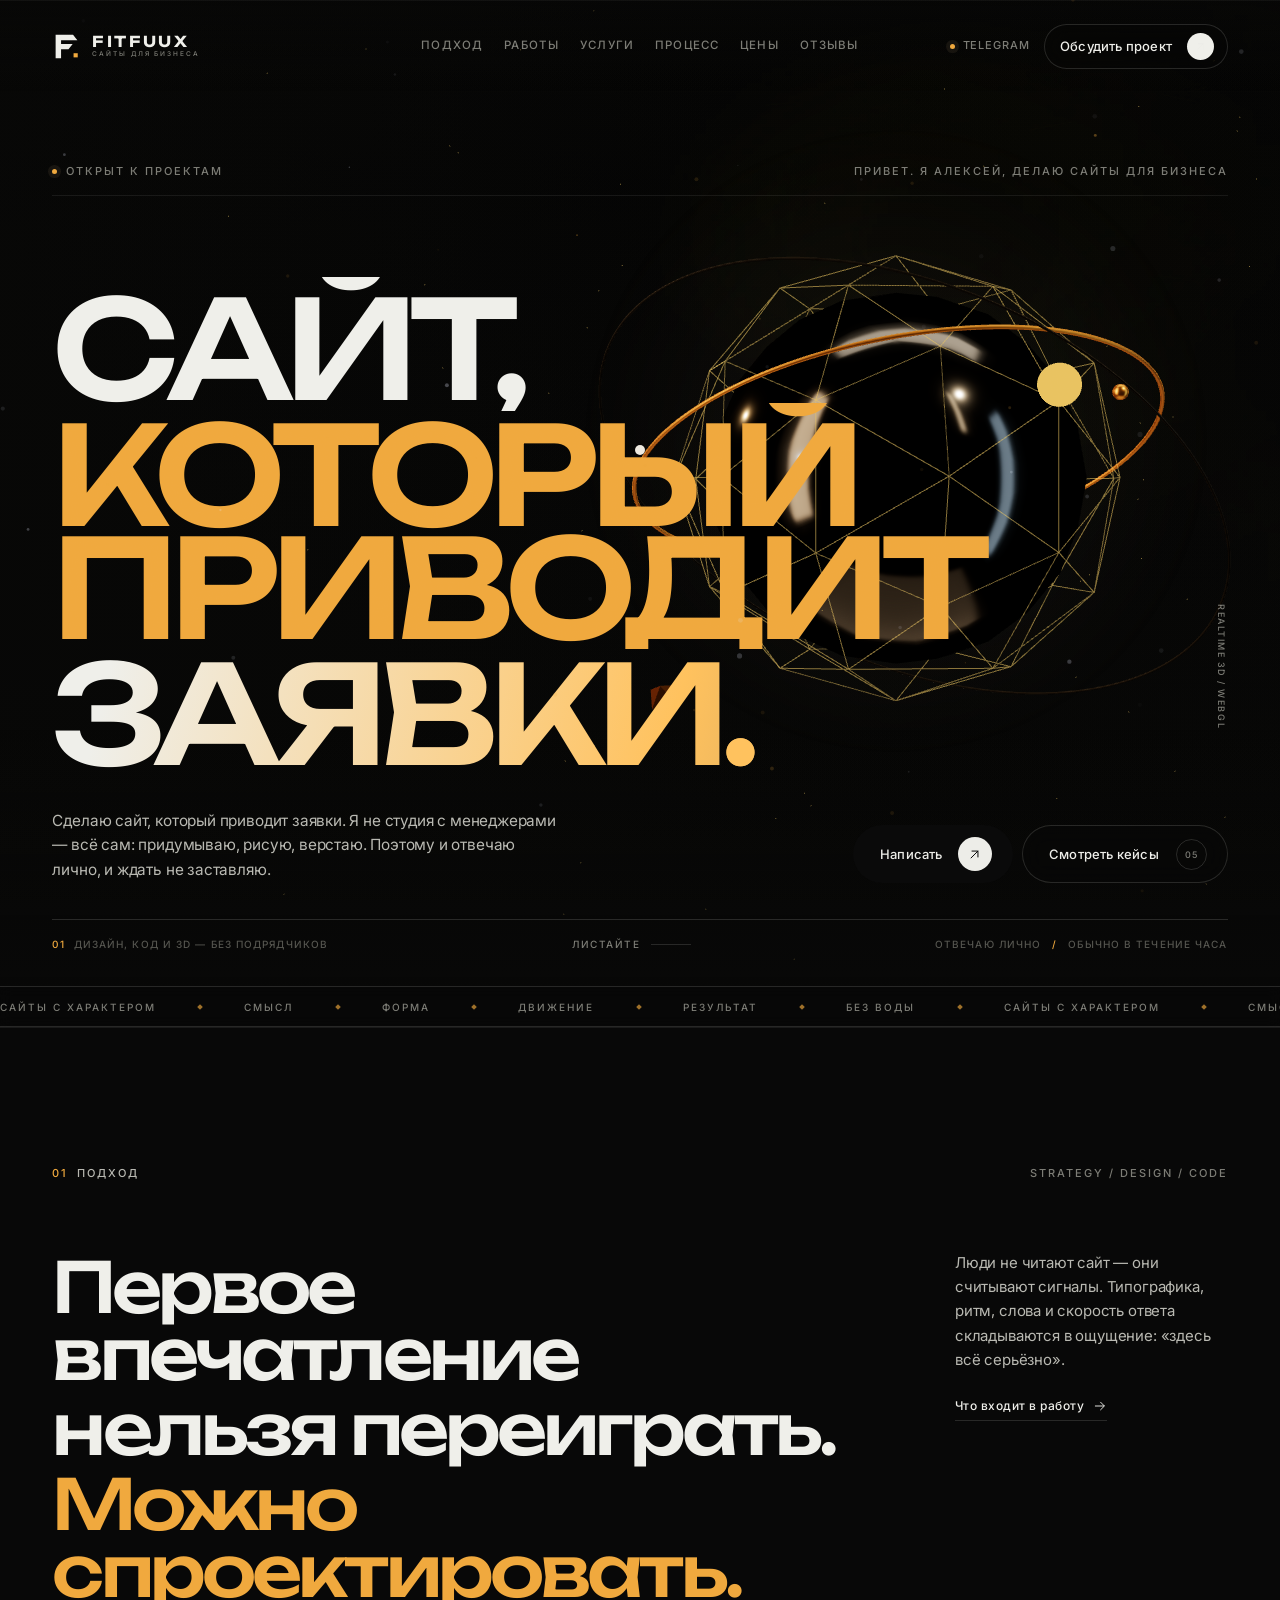
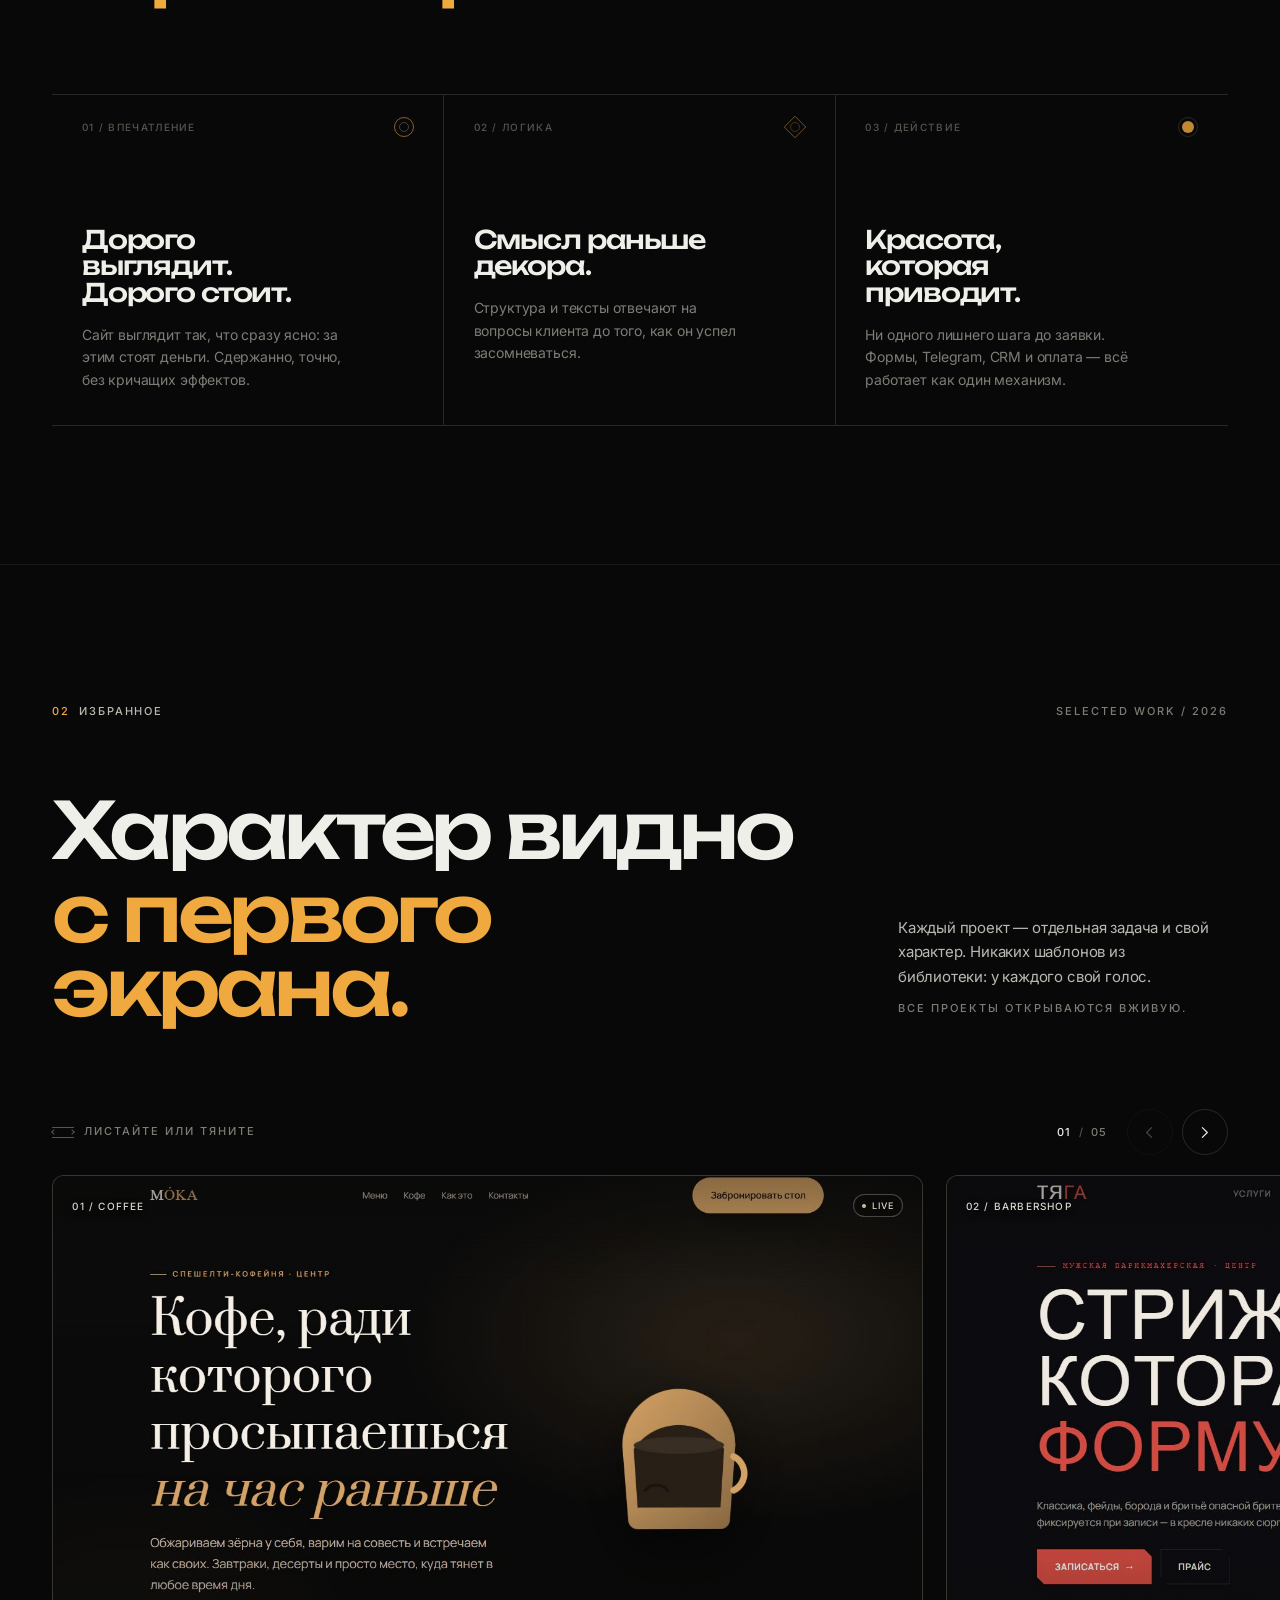
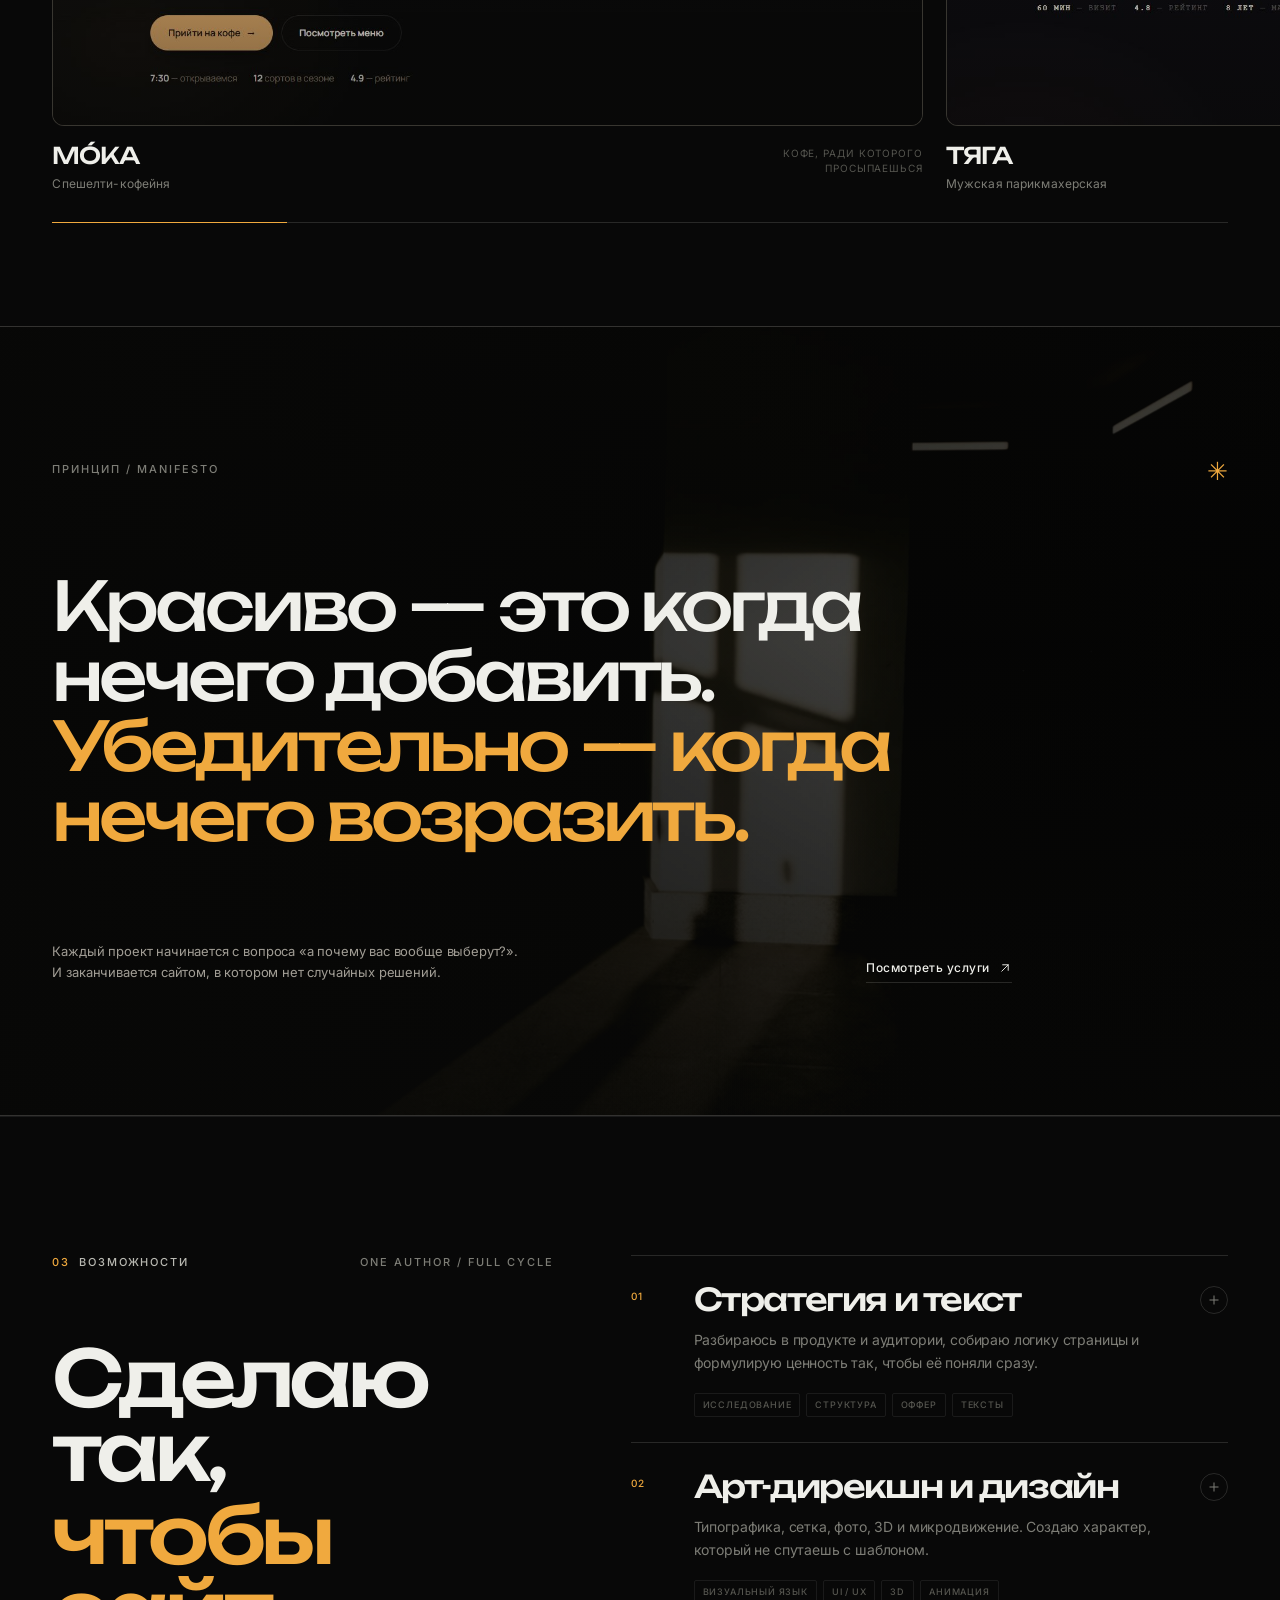
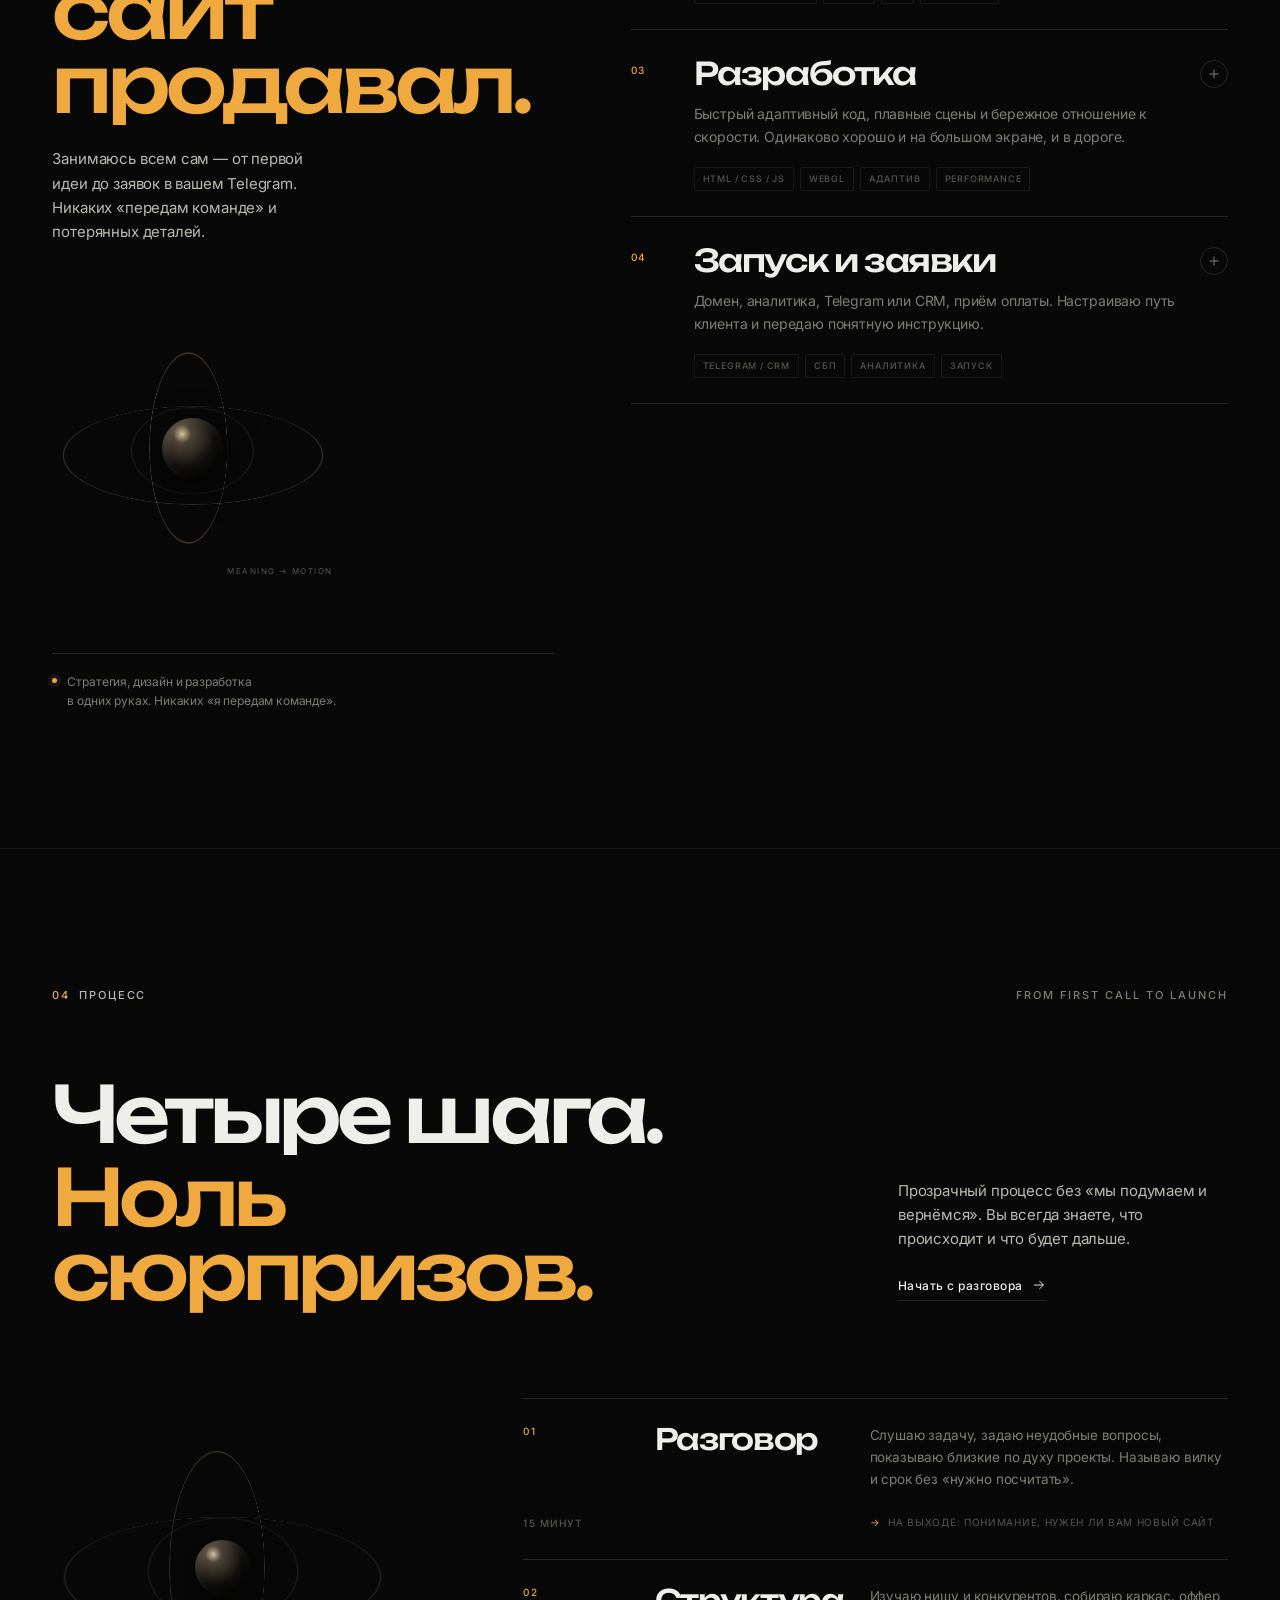
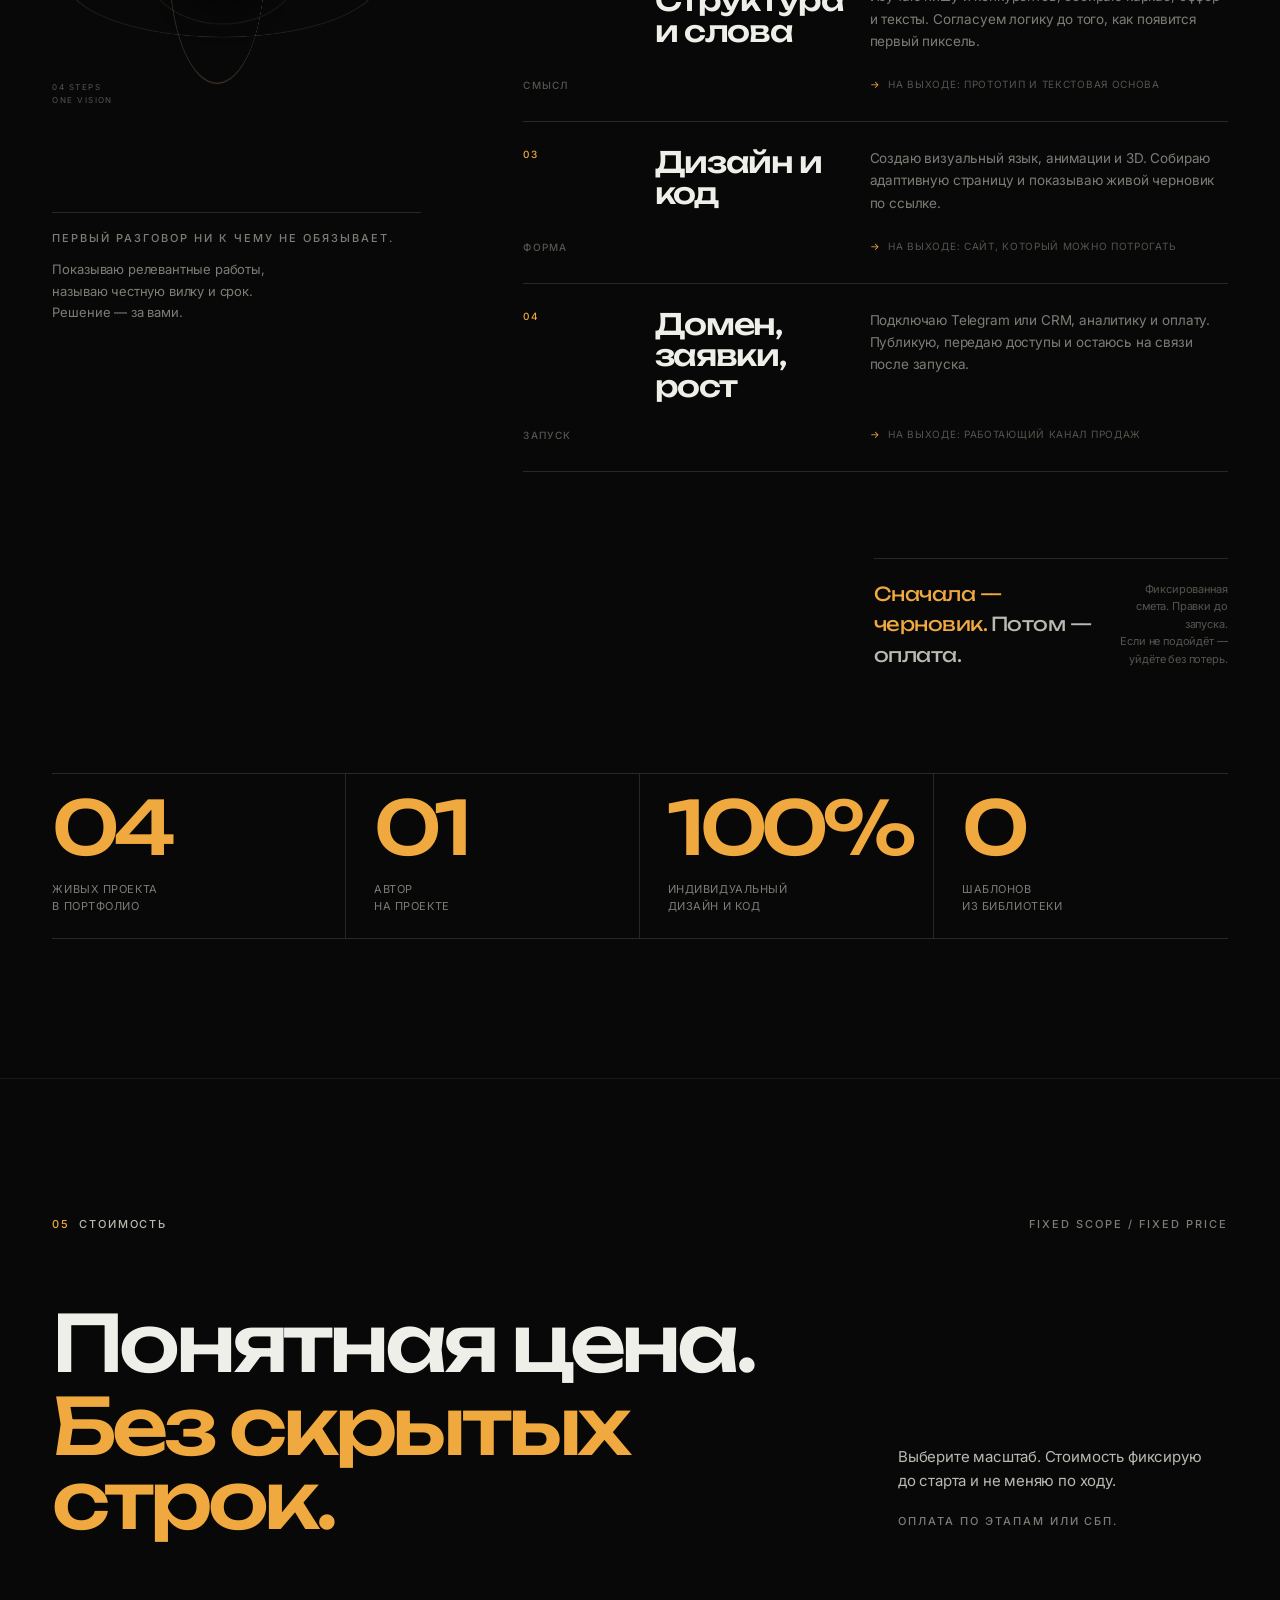
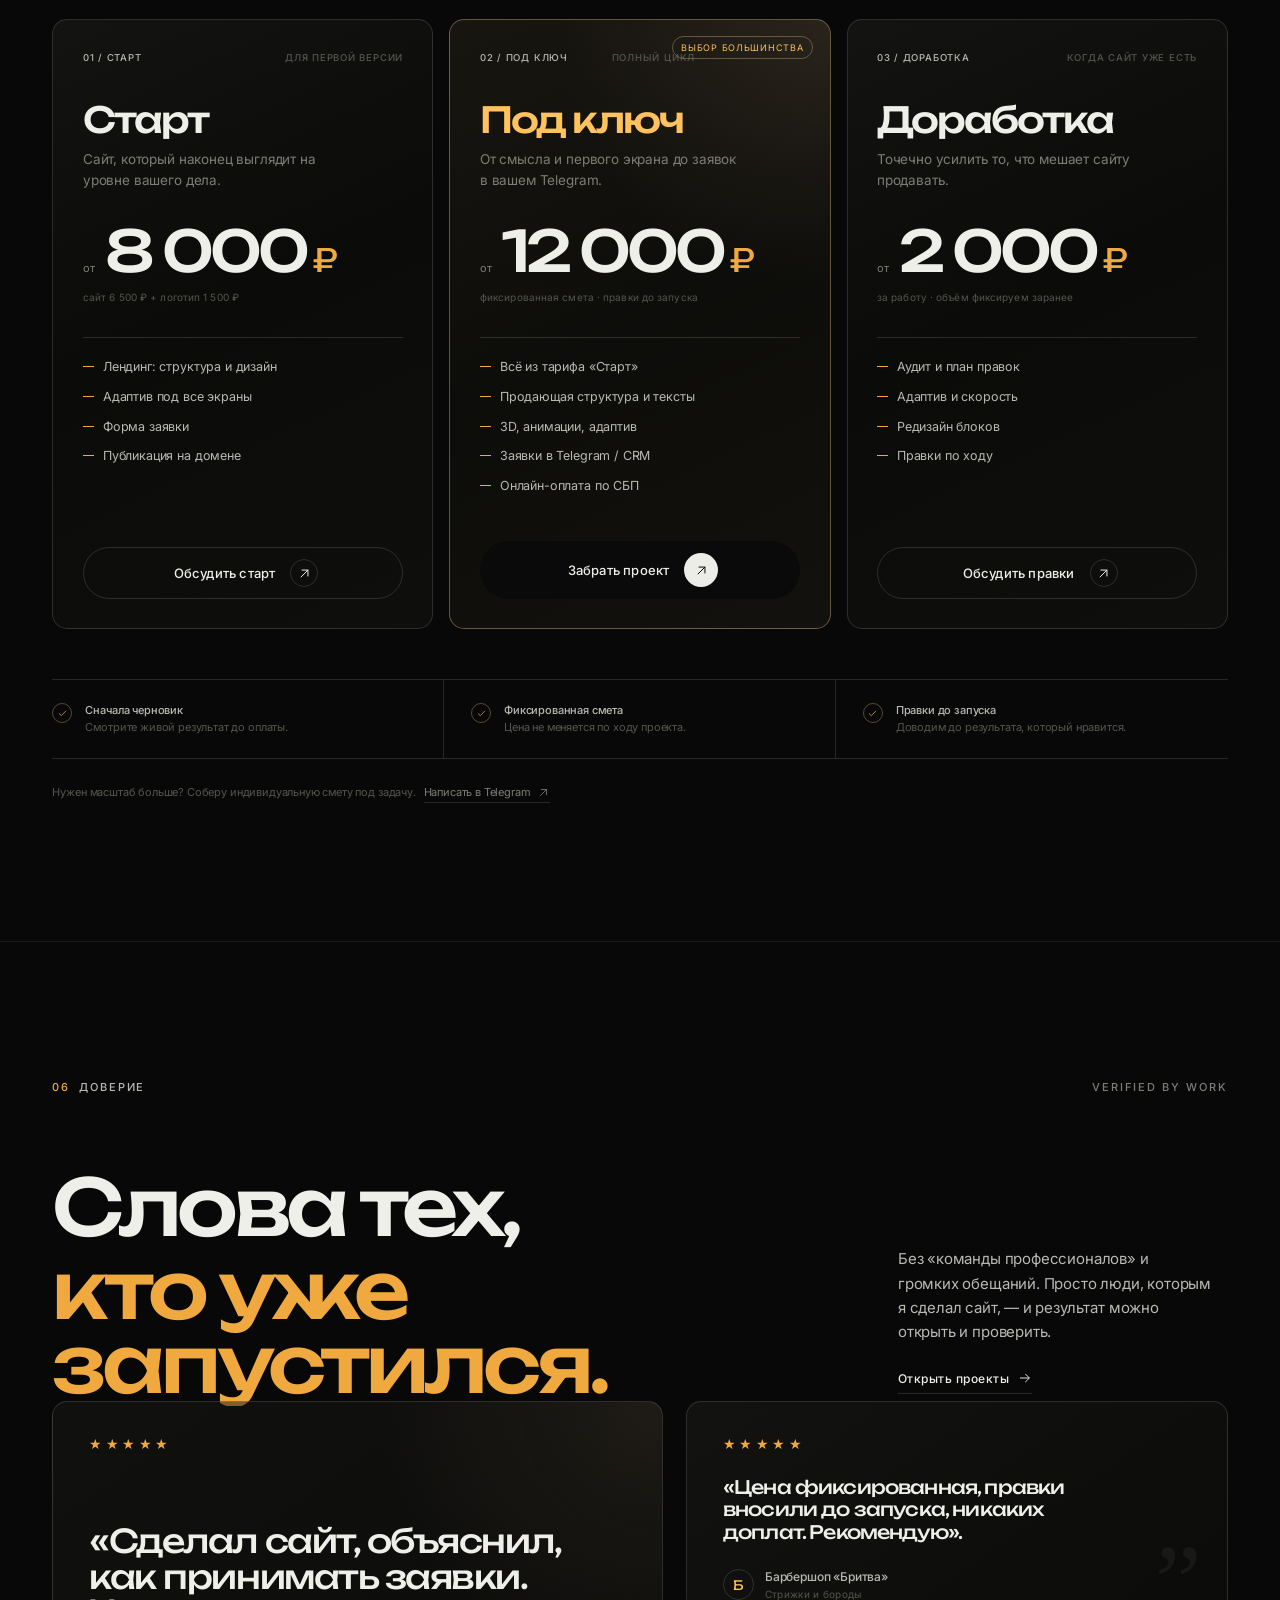
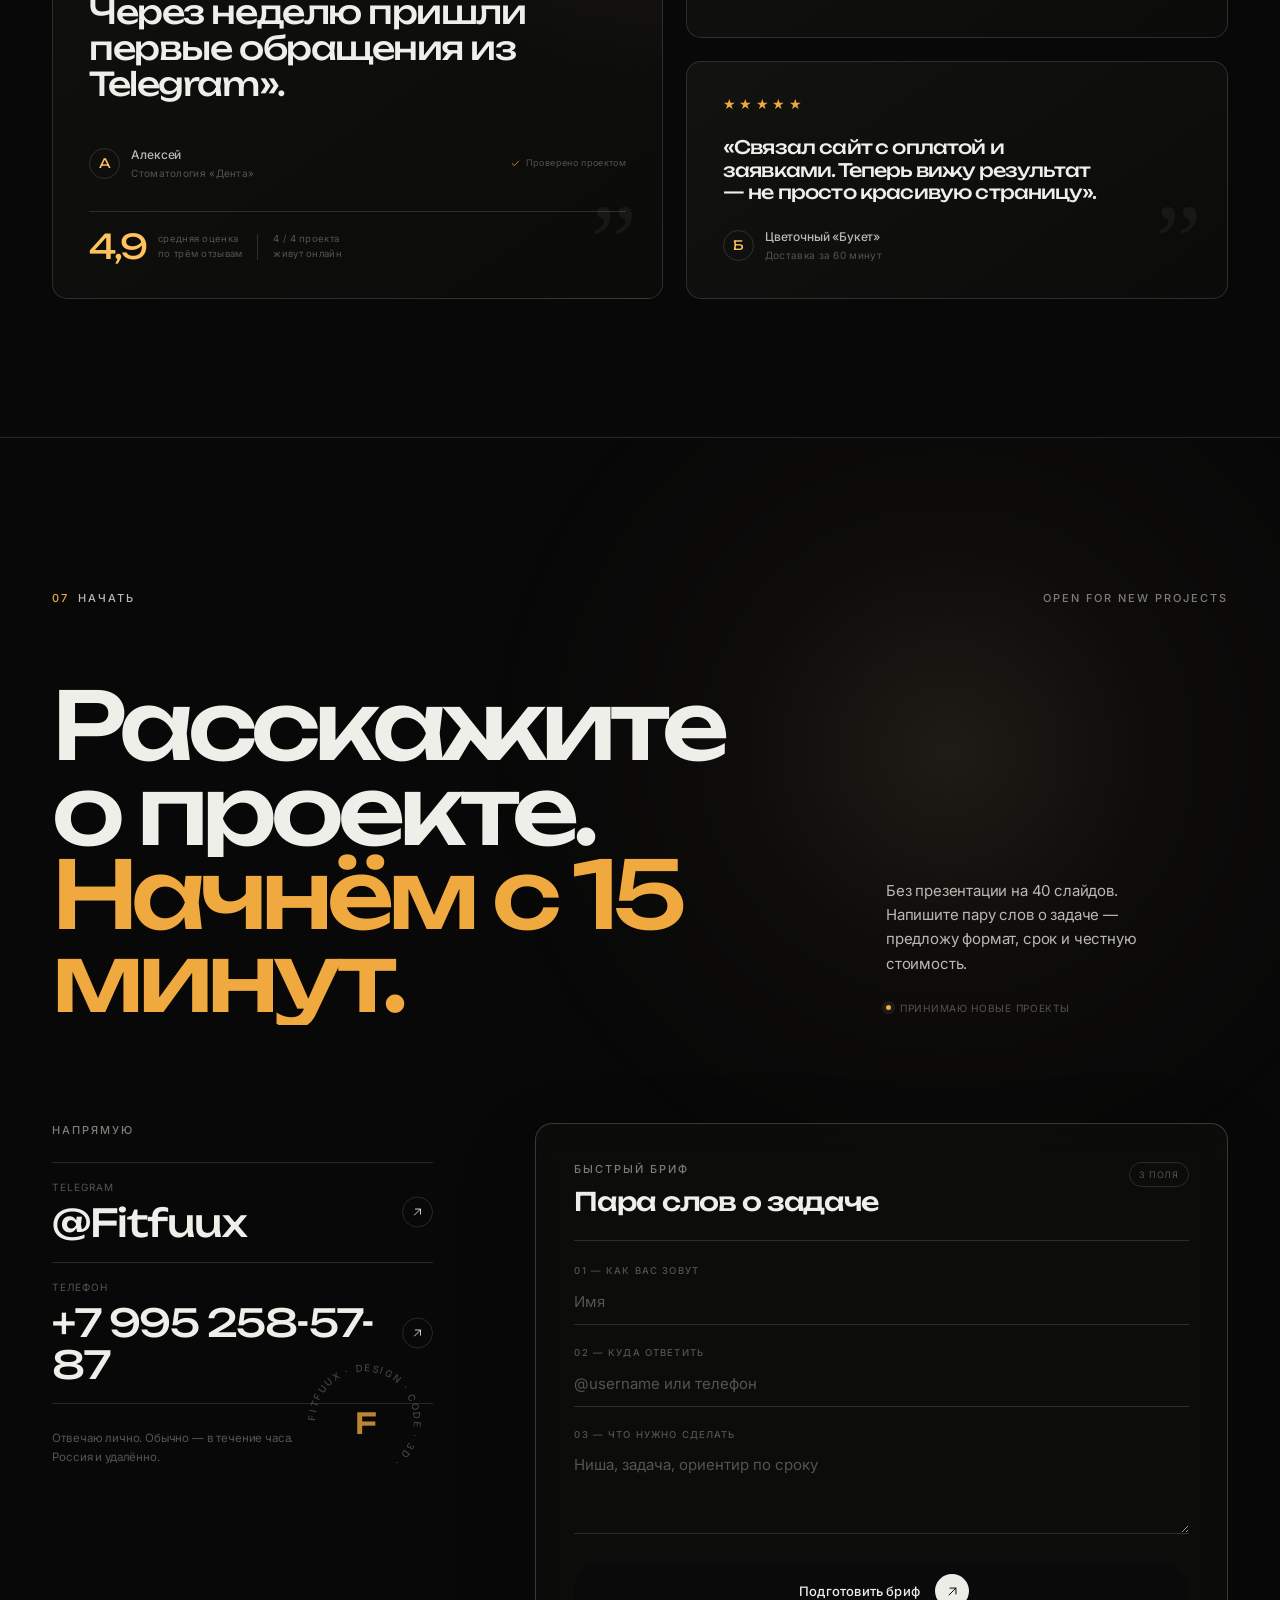
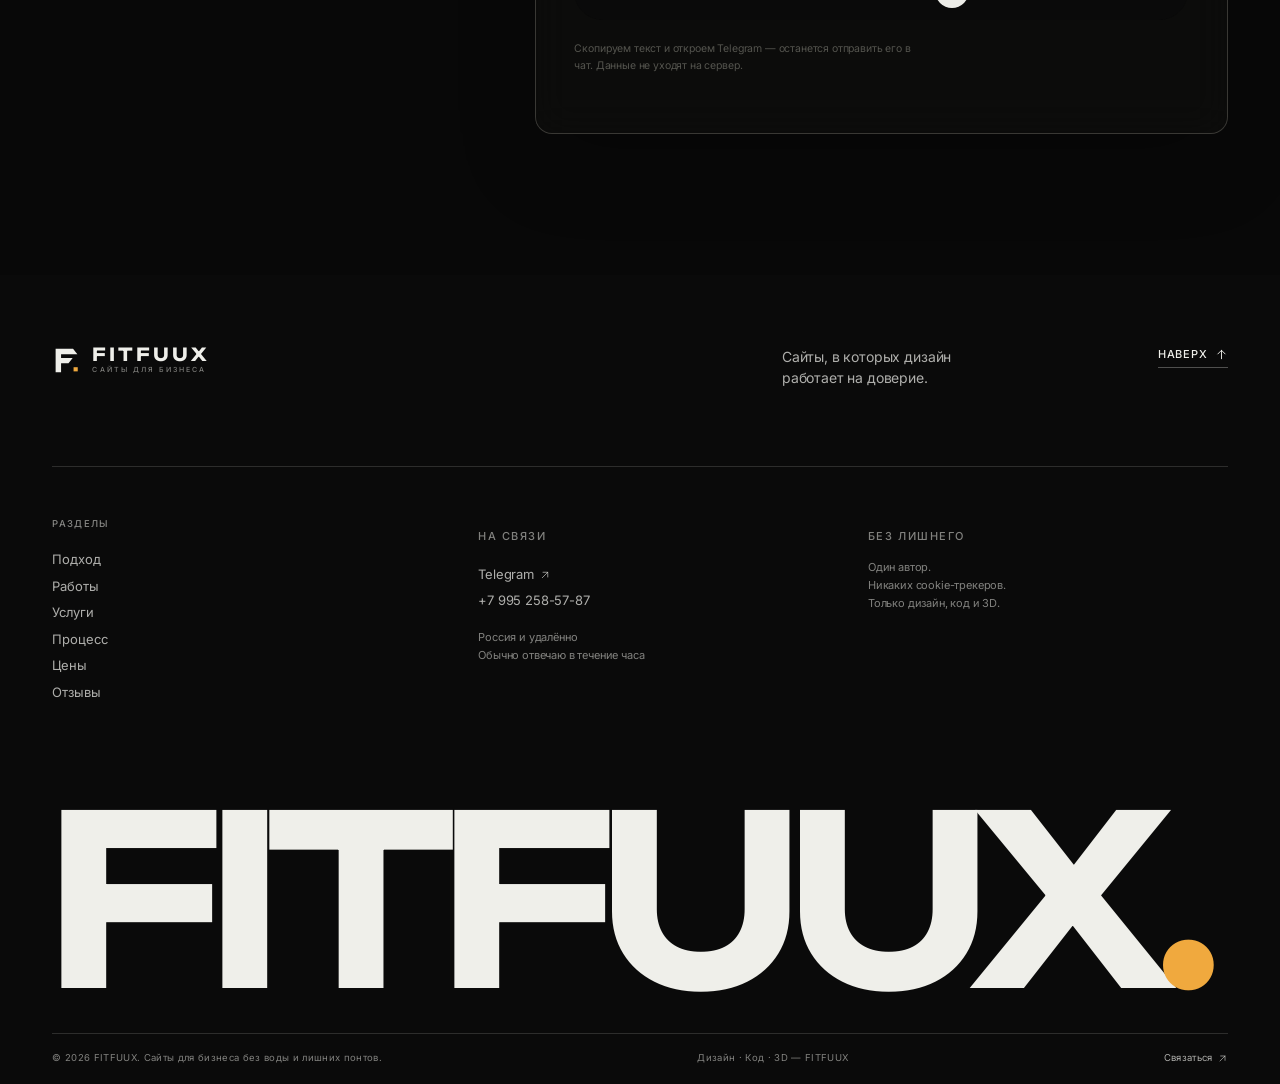
<file: index.html>
<!DOCTYPE html>
<html lang="ru" class="no-js">
<head>
  <meta charset="utf-8">
  <meta name="viewport" content="width=device-width, initial-scale=1, viewport-fit=cover">
  <title>FITFUUX — сайты, которые работают</title>
  <meta name="description" content="FITFUUX — Алексей делает сайты для бизнеса. Не студия с десятью менеджерами: всё сам, без воды и лишних понтов.">
  <meta name="theme-color" content="#080807">
  <meta name="color-scheme" content="dark light">
  <link rel="canonical" href="https://fitfuuxdev.github.io/landing/">
  <meta name="robots" content="index, follow, max-image-preview:large">

  <meta property="og:type" content="website">
  <meta property="og:locale" content="ru_RU">
  <meta property="og:site_name" content="FITFUUX">
  <meta property="og:title" content="FITFUUX — сайты, которые работают">
  <meta property="og:description" content="Алексей делает сайты для бизнеса. Всё сам, без воды и лишних понтов. Оформление и заявки — без ожидания неделями.">
  <meta property="og:url" content="https://fitfuuxdev.github.io/landing/">
  <meta property="og:image" content="https://fitfuuxdev.github.io/landing/assets/img/og.jpg">
  <meta property="og:image:width" content="1200">
  <meta property="og:image:height" content="630">
  <meta property="og:image:alt" content="FITFUUX — сайты, которые работают">
  <meta name="twitter:card" content="summary_large_image">
  <meta name="twitter:title" content="FITFUUX — сайты, которые работают">
  <meta name="twitter:description" content="Алексей делает сайты для бизнеса. Всё сам, без воды и лишних понтов.">
  <meta name="twitter:image" content="https://fitfuuxdev.github.io/landing/assets/img/og.jpg">

  <link rel="icon" href="assets/brand/favicon.svg" type="image/svg+xml">
  <link rel="icon" href="assets/brand/favicon-32.png" sizes="32x32" type="image/png">
  <link rel="icon" href="assets/brand/favicon-16.png" sizes="16x16" type="image/png">
  <link rel="apple-touch-icon" href="assets/brand/apple-touch-icon.png" sizes="180x180">
  <link rel="manifest" href="site.webmanifest">

  <link rel="preload" href="assets/fonts/onest-cyr.woff2" as="font" type="font/woff2" crossorigin>
  <link rel="preload" href="assets/fonts/onest-lat.woff2" as="font" type="font/woff2" crossorigin>
  <link rel="preload" href="assets/fonts/inter-cyr.woff2" as="font" type="font/woff2" crossorigin>
  <link rel="preload" href="assets/img/bg-site-amber.webp" as="image" type="image/webp" fetchpriority="high">
  <link rel="preconnect" href="https://fonts.googleapis.com">
  <link rel="preconnect" href="https://fonts.gstatic.com" crossorigin>
  <link href="https://fonts.googleapis.com/css2?family=Unbounded:wght@400;500;600&family=Inter:wght@300;400;500&display=swap" rel="stylesheet">
  <link rel="stylesheet" href="assets/css/styles.css">
  <script>document.documentElement.classList.replace('no-js','js');</script>

  <script type="application/ld+json">
  {
    "@context": "https://schema.org",
    "@type": "ProfessionalService",
    "name": "FITFUUX",
    "description": "Сайты для бизнеса: всё сам — дизайн, 3D, код. Без воды и лишних понтов.",
    "url": "https://fitfuuxdev.github.io/landing/",
    "image": "https://fitfuuxdev.github.io/landing/assets/img/og.jpg",
    "telephone": "+7 995 258-57-87",
    "priceRange": "от 2 000 ₽",
    "areaServed": "RU",
    "sameAs": ["https://t.me/Fitfuux"],
    "makesOffer": [
      {"@type": "Offer", "name": "Лендинг «Старт»", "price": "8000", "priceCurrency": "RUB"},
      {"@type": "Offer", "name": "Продающий лендинг под ключ", "price": "12000", "priceCurrency": "RUB"},
      {"@type": "Offer", "name": "Доработка сайта", "price": "2000", "priceCurrency": "RUB"}
    ]
  }
  </script>
</head>
<body>
  <a class="skip-link" href="#main">Перейти к содержимому</a>

  <div class="page-bg" aria-hidden="true">
    <picture>
      <source srcset="assets/img/bg-site-amber.webp" type="image/webp">
      <img src="assets/img/bg-site-amber.jpg" alt="" width="2200" height="1470" decoding="async" fetchpriority="high">
    </picture>
    <span class="page-bg__veil"></span>
    <span class="page-bg__vignette"></span>
  </div>
  <div class="grain" aria-hidden="true"></div>
  <div class="scroll-progress" aria-hidden="true"><span></span></div>

  <div class="cursor" aria-hidden="true">
    <span class="cursor__dot"></span>
    <span class="cursor__label"></span>
  </div>

  <svg class="svg-sprite" aria-hidden="true" focusable="false">
    <symbol id="i-mark" viewBox="0 0 32 32">
      <path d="M4 3h19.2l4.8 6H10v4.2h12.8L18.2 19H10v10H4V3Z" fill="currentColor"/>
      <rect class="mark-dot" x="23.8" y="23.4" width="4.6" height="4.6"/>
    </symbol>
    <symbol id="i-arrow" viewBox="0 0 24 24">
      <path d="M6.5 17.5 17.5 6.5M8 6.5h9.5V16" fill="none" stroke="currentColor" stroke-width="1.6" stroke-linecap="round" stroke-linejoin="round"/>
    </symbol>
    <symbol id="i-arrow-right" viewBox="0 0 24 24">
      <path d="M4 12h15M13 5.5 19.5 12 13 18.5" fill="none" stroke="currentColor" stroke-width="1.6" stroke-linecap="round" stroke-linejoin="round"/>
    </symbol>
    <symbol id="i-chevron" viewBox="0 0 24 24">
      <path d="m15 5-7 7 7 7" fill="none" stroke="currentColor" stroke-width="1.6" stroke-linecap="round" stroke-linejoin="round"/>
    </symbol>
    <symbol id="i-plus" viewBox="0 0 24 24">
      <path d="M12 4v16M4 12h16" fill="none" stroke="currentColor" stroke-width="1.4" stroke-linecap="round"/>
    </symbol>
    <symbol id="i-check" viewBox="0 0 24 24">
      <path d="m5 12.5 4.4 4.3L19 6.8" fill="none" stroke="currentColor" stroke-width="1.6" stroke-linecap="round" stroke-linejoin="round"/>
    </symbol>
    <symbol id="i-telegram" viewBox="0 0 24 24">
      <path d="M21.2 3.7 2.8 10.8c-.9.3-.9 1.6.1 1.9l4.6 1.4 1.7 5.5c.2.8 1.3 1 1.8.3l2.6-3.1 4.8 3.5c.7.5 1.7.1 1.9-.8L22.5 5c.2-1-.5-1.7-1.3-1.3ZM9 14.1l8.4-6.2c.2-.1.4.1.2.3l-6.8 6.4-.5 3.1L9 14.1Z" fill="currentColor"/>
    </symbol>
  </svg>

  <header class="site-header" id="site-header">
    <div class="header__inner">
      <a class="brand" href="#top" aria-label="FITFUUX — в начало">
        <svg class="brand__mark" viewBox="0 0 32 32" aria-hidden="true"><use href="#i-mark"></use></svg>
        <span class="brand__lockup">
          <span class="brand__word">Fitfuux</span>
          <span class="brand__tag">сайты для бизнеса</span>
        </span>
      </a>

      <nav class="nav" aria-label="Основная навигация">
        <a href="#approach" data-nav="approach">Подход</a>
        <a href="#work" data-nav="work">Работы</a>
        <a href="#services" data-nav="services">Услуги</a>
        <a href="#process" data-nav="process">Процесс</a>
        <a href="#pricing" data-nav="pricing">Цены</a>
        <a href="#reviews" data-nav="reviews">Отзывы</a>
      </nav>

      <div class="header__actions">
        <a class="header__tg" href="https://t.me/Fitfuux" target="_blank" rel="noopener noreferrer">
          <span class="status-dot"></span>
          <span>Telegram</span>
        </a>
        <a class="btn btn--header" href="#contact">
          <span>Обсудить проект</span>
          <span class="btn__orb"><svg class="icon" aria-hidden="true"><use href="#i-arrow"></use></svg></span>
        </a>
        <button class="menu-btn" type="button" aria-expanded="false" aria-controls="mobile-menu" aria-label="Открыть меню">
          <span class="menu-btn__text">Меню</span>
          <span class="menu-btn__bars" aria-hidden="true"><i></i><i></i></span>
        </button>
      </div>
    </div>
  </header>

  <div class="mobile-menu" id="mobile-menu" role="dialog" aria-modal="true" aria-label="Меню сайта" aria-hidden="true">
    <div class="mobile-menu__inner">
      <p class="mobile-menu__label">Навигация</p>
      <nav class="mobile-menu__nav" aria-label="Мобильная навигация">
        <a href="#approach" data-mobile-link><span>01</span>Подход</a>
        <a href="#work" data-mobile-link><span>02</span>Работы</a>
        <a href="#services" data-mobile-link><span>03</span>Услуги</a>
        <a href="#process" data-mobile-link><span>04</span>Процесс</a>
        <a href="#pricing" data-mobile-link><span>05</span>Цены</a>
        <a href="#reviews" data-mobile-link><span>06</span>Отзывы</a>
        <a href="#contact" data-mobile-link><span>07</span>Контакт</a>
      </nav>
      <div class="mobile-menu__foot">
        <a class="mobile-menu__tg" href="https://t.me/Fitfuux" target="_blank" rel="noopener noreferrer">
          <svg class="icon" aria-hidden="true"><use href="#i-telegram"></use></svg>
          <span>@Fitfuux</span>
          <svg class="icon icon--arrow" aria-hidden="true"><use href="#i-arrow"></use></svg>
        </a>
        <a class="mobile-menu__phone" href="tel:+79952585787">+7 995 258-57-87</a>
        <p>Не студия с десятью менеджерами — всё сам.<br>Дизайн, 3D и код — лично.</p>
      </div>
    </div>
  </div>

  <main id="main">
    <section class="hero" id="top" aria-labelledby="hero-title">
      <div class="hero__stage" id="hero-stage" aria-hidden="true">
        <span class="hero__glow"></span>
        <canvas class="hero__canvas" id="hero-canvas"></canvas>
        <div class="hero__fallback" aria-hidden="true">
          <span class="fallback__ring fallback__ring--a"></span>
          <span class="fallback__ring fallback__ring--b"></span>
          <span class="fallback__core"></span>
          <span class="fallback__glint"></span>
        </div>
        <span class="hero__scene-label">Realtime 3D / WebGL</span>
      </div>

      <div class="wrap hero__inner">
        <div class="hero__topline">
          <p class="eyebrow"><span class="status-dot"></span>Открыт к проектам</p>
          <p class="eyebrow eyebrow--right">Привет. Я Алексей, делаю сайты для бизнеса</p>
        </div>

        <div class="hero__main">
          <h1 class="hero__title" id="hero-title">
            <span class="line"><span>Сайт,</span></span>
            <span class="line accent-line"><span>который приводит</span></span>
            <span class="line line--last"><span>заявки<span class="title-dot">.</span></span></span>
          </h1>

          <div class="hero__lower">
            <p class="hero__lead">Сделаю сайт, который приводит заявки. Я не студия с менеджерами — всё сам: придумываю, рисую, верстаю. Поэтому и отвечаю лично, и ждать не заставляю.</p>
            <div class="hero__actions">
              <a class="btn btn--primary magnetic" href="#contact">
                <span>Написать</span>
                <span class="btn__orb"><svg class="icon" aria-hidden="true"><use href="#i-arrow"></use></svg></span>
              </a>
              <a class="btn btn--ghost magnetic" href="#work">
                <span>Смотреть кейсы</span>
                <span class="btn__count">05</span>
              </a>
            </div>
          </div>
        </div>

        <div class="hero__foot">
          <p class="hero__foot-note"><span>01</span> Дизайн, код и 3D — без подрядчиков</p>
          <a class="scroll-cue" href="#approach">
            <span>Листайте</span>
            <span class="scroll-cue__line" aria-hidden="true"></span>
          </a>
          <p class="hero__foot-note hero__foot-note--right">Отвечаю лично <span class="slash">/</span> обычно в течение часа</p>
        </div>
      </div>
    </section>

    <div class="ticker" aria-hidden="true">
      <div class="ticker__track">
        <div class="ticker__group">
          <span>Сайты с характером</span><i></i>
          <span>Смысл</span><i></i>
          <span>Форма</span><i></i>
          <span>Движение</span><i></i>
          <span>Результат</span><i></i>
          <span>Без воды</span><i></i>
        </div>
        <div class="ticker__group">
          <span>Сайты с характером</span><i></i>
          <span>Смысл</span><i></i>
          <span>Форма</span><i></i>
          <span>Движение</span><i></i>
          <span>Результат</span><i></i>
          <span>Без воды</span><i></i>
        </div>
      </div>
    </div>

    <section class="section approach" id="approach" aria-labelledby="approach-title">
      <div class="wrap">
        <div class="section-head">
          <div class="section-head__meta">
            <p class="section-index"><span>01</span> Подход</p>
            <p class="micro">Strategy / Design / Code</p>
          </div>
          <div class="section-head__main">
            <h2 class="section-title reveal-lines" id="approach-title">
              <span class="line"><span>Первое впечатление</span></span>
              <span class="line"><span>нельзя переиграть.</span></span>
              <span class="line accent-line"><span>Можно спроектировать.</span></span>
            </h2>
            <div class="section-head__aside" data-reveal>
              <p class="lead">Люди не читают сайт — они считывают сигналы. Типографика, ритм, слова и скорость ответа складываются в ощущение: «здесь всё серьёзно».</p>
              <a class="text-link" href="#services">Что входит в работу <svg class="icon" aria-hidden="true"><use href="#i-arrow-right"></use></svg></a>
            </div>
          </div>
        </div>

        <div class="benefit-grid">
          <article class="benefit spotlight" data-reveal>
            <div class="benefit__top"><span>01 / Впечатление</span><span class="benefit__glyph" aria-hidden="true"></span></div>
            <h3>Дорого выглядит.<br>Дорого стоит.</h3>
            <p>Сайт выглядит так, что сразу ясно: за этим стоят деньги. Сдержанно, точно, без кричащих эффектов.</p>
            <span class="benefit__line" aria-hidden="true"></span>
          </article>
          <article class="benefit spotlight" data-reveal style="--delay: 90ms">
            <div class="benefit__top"><span>02 / Логика</span><span class="benefit__glyph benefit__glyph--ring" aria-hidden="true"></span></div>
            <h3>Смысл раньше<br>декора.</h3>
            <p>Структура и тексты отвечают на вопросы клиента до того, как он успел засомневаться.</p>
            <span class="benefit__line" aria-hidden="true"></span>
          </article>
          <article class="benefit spotlight" data-reveal style="--delay: 180ms">
            <div class="benefit__top"><span>03 / Действие</span><span class="benefit__glyph benefit__glyph--dot" aria-hidden="true"></span></div>
            <h3>Красота,<br>которая приводит.</h3>
            <p>Ни одного лишнего шага до заявки. Формы, Telegram, CRM и оплата — всё работает как один механизм.</p>
            <span class="benefit__line" aria-hidden="true"></span>
          </article>
        </div>
      </div>
    </section>

    <section class="section work" id="work" aria-labelledby="work-title">
      <div class="wrap">

        <div class="section-head">
          <div class="section-head__meta">
            <p class="section-index"><span>02</span> Избранное</p>
            <p class="micro">Selected work / 2026</p>
          </div>
          <div class="section-head__main">
            <h2 class="section-title" id="work-title" data-reveal>
              <span class="line"><span>Характер видно</span></span>
              <span class="line accent-line"><span>с первого экрана.</span></span>
            </h2>
            <div class="section-head__aside" data-reveal style="--delay: 100ms">
              <p class="lead">Каждый проект — отдельная задача и свой характер. Никаких шаблонов из библиотеки: у каждого свой голос.</p>
              <p class="micro">Все проекты открываются вживую.</p>
            </div>
          </div>
        </div>
      </div>

      <div class="works-bar wrap" data-reveal>
        <p class="micro works-bar__hint"><span class="drag-icon" aria-hidden="true"></span> Листайте или тяните</p>
        <div class="works-controls">
          <span class="works-counter" aria-live="polite"><span id="works-current">01</span><span class="works-counter__sep">/</span>05</span>
          <button class="round-btn" type="button" id="works-prev" aria-label="Предыдущий проект">
            <svg class="icon" aria-hidden="true"><use href="#i-chevron"></use></svg>
          </button>
          <button class="round-btn round-btn--next" type="button" id="works-next" aria-label="Следующий проект">
            <svg class="icon" aria-hidden="true"><use href="#i-chevron"></use></svg>
          </button>
        </div>
      </div>

      <div class="works-viewport" id="works-viewport" tabindex="0" role="region" aria-label="Избранные проекты — карусель">
        <div class="works-track" id="works-track">
          <article class="work-card" data-work-index="0">
            <a class="work-card__link" href="https://fitfuuxdev.github.io/landing/moka.html" target="_blank" rel="noopener noreferrer" data-cursor="Открыть сайт">
              <div class="work-card__frame">
                <picture>
                  <img src="assets/img/case-moka.jpg" alt="Главный экран сайта кофейни MÓKA" width="1440" height="900" loading="lazy" decoding="async">
                </picture>
                <div class="work-card__wash" aria-hidden="true"></div>
                <div class="work-card__top"><span>01 / Coffee</span><span class="live-pill"><i></i>Live</span></div>
                <span class="work-card__open">Смотреть сайт <svg class="icon" aria-hidden="true"><use href="#i-arrow"></use></svg></span>
              </div>
              <div class="work-card__meta">
                <div><h3>MÓKA</h3><p>Спешелти-кофейня</p></div>
                <span>Кофе, ради которого<br>просыпаешься</span>
              </div>
            </a>
          </article>

          <article class="work-card" data-work-index="1">
            <a class="work-card__link" href="https://fitfuuxdev.github.io/landing/tyaga.html" target="_blank" rel="noopener noreferrer" data-cursor="Открыть сайт">
              <div class="work-card__frame">
                <picture>
                  <img src="assets/img/case-tyaga.jpg" alt="Главный экран сайта барбершопа ТЯГА" width="1440" height="900" loading="lazy" decoding="async">
                </picture>
                <div class="work-card__wash" aria-hidden="true"></div>
                <div class="work-card__top"><span>02 / Barbershop</span><span class="live-pill"><i></i>Live</span></div>
                <span class="work-card__open">Смотреть сайт <svg class="icon" aria-hidden="true"><use href="#i-arrow"></use></svg></span>
              </div>
              <div class="work-card__meta">
                <div><h3>ТЯГА</h3><p>Мужская парикмахерская</p></div>
                <span>Стрижка, которая<br>держит форму</span>
              </div>
            </a>
          </article>

          <article class="work-card" data-work-index="2">
            <a class="work-card__link" href="https://fitfuuxdev.github.io/landing/sloi.html" target="_blank" rel="noopener noreferrer" data-cursor="Открыть сайт">
              <div class="work-card__frame">
                <picture>
                  <img src="assets/img/case-sloi.jpg" alt="Главный экран сайта студии СЛОЙ" width="1440" height="900" loading="lazy" decoding="async">
                </picture>
                <div class="work-card__wash" aria-hidden="true"></div>
                <div class="work-card__top"><span>03 / Studio</span><span class="live-pill"><i></i>Live</span></div>
                <span class="work-card__open">Смотреть сайт <svg class="icon" aria-hidden="true"><use href="#i-arrow"></use></svg></span>
              </div>
              <div class="work-card__meta">
                <div><h3>СЛОЙ</h3><p>Студия дизайна</p></div>
                <span>Собираем смысл<br>в форму</span>
              </div>
            </a>
          </article>

          <article class="work-card" data-work-index="3">
            <a class="work-card__link" href="https://fitfuuxdev.github.io/landing/sole.html" target="_blank" rel="noopener noreferrer" data-cursor="Открыть сайт">
              <div class="work-card__frame">
                <picture>
                  <img src="assets/img/case-sole.jpg" alt="Главный экран сайта центра реабилитации SOLÉ" width="1440" height="900" loading="lazy" decoding="async">
                </picture>
                <div class="work-card__wash" aria-hidden="true"></div>
                <div class="work-card__top"><span>04 / Health</span><span class="live-pill"><i></i>Live</span></div>
                <span class="work-card__open">Смотреть сайт <svg class="icon" aria-hidden="true"><use href="#i-arrow"></use></svg></span>
              </div>
              <div class="work-card__meta">
                <div><h3>SOLÉ</h3><p>Центр реабилитации</p></div>
                <span>Возвращаем<br>в строй после</span>
              </div>
            </a>
          </article>

          <article class="work-card" data-work-index="4">
            <a class="work-card__link" href="https://fitfuuxdev.github.io/landing/vecher.html" target="_blank" rel="noopener noreferrer" data-cursor="Открыть сайт">
              <div class="work-card__frame">
                <picture>
                  <img src="assets/img/case-vecher.jpg" alt="Главный экран сайта ресторана ВЕЧЕР" width="1440" height="900" loading="lazy" decoding="async">
                </picture>
                <div class="work-card__wash" aria-hidden="true"></div>
                <div class="work-card__top"><span>05 / Restaurant</span><span class="live-pill"><i></i>Live</span></div>
                <span class="work-card__open">Смотреть сайт <svg class="icon" aria-hidden="true"><use href="#i-arrow"></use></svg></span>
              </div>
              <div class="work-card__meta">
                <div><h3>ВЕЧЕР</h3><p>Ресторан сезонной кухни</p></div>
                <span>Ужин, ради которого<br>хочется приехать</span>
              </div>
            </a>
          </article>
        </div>
      </div>

      <div class="wrap">
        <div class="works-progress" aria-hidden="true"><span id="works-progress-bar"></span></div>
      </div>
    </section>

    <section class="manifesto" aria-labelledby="manifesto-title">
      <div class="manifesto__bg" aria-hidden="true">
        <picture>
          <source srcset="assets/img/bg-manifesto.webp" type="image/webp">
          <img src="assets/img/bg-manifesto.jpg" alt="" width="2200" height="1467" loading="lazy" decoding="async">
        </picture>
      </div>
      <span class="manifesto__veil" aria-hidden="true"></span>
      <div class="wrap manifesto__inner">
        <div class="manifesto__meta" data-reveal>
          <p class="micro">Принцип / Manifesto</p>
          <span class="manifesto__mark">✳</span>
        </div>
        <h2 class="manifesto__quote" id="manifesto-title">
          <span class="line"><span>Красиво — это когда</span></span>
          <span class="line"><span>нечего добавить.</span></span>
          <span class="line accent-line"><span>Убедительно — когда</span></span>
          <span class="line accent-line"><span>нечего возразить.</span></span>
        </h2>
        <div class="manifesto__foot" data-reveal>
          <p>Каждый проект начинается с вопроса «а почему вас вообще выберут?».<br>И заканчивается сайтом, в котором нет случайных решений.</p>
          <a class="text-link text-link--light" href="#services">Посмотреть услуги <svg class="icon" aria-hidden="true"><use href="#i-arrow"></use></svg></a>
        </div>
      </div>
    </section>

    <section class="section services" id="services" aria-labelledby="services-title">
      <div class="wrap services__grid">
        <div class="services__intro">
          <div class="section-head__meta">
            <p class="section-index"><span>03</span> Возможности</p>
            <p class="micro">One author / full cycle</p>
          </div>
          <h2 class="section-title" id="services-title" data-reveal>
            <span class="line"><span>Сделаю так,</span></span>
            <span class="line accent-line"><span>чтобы сайт продавал.</span></span>
          </h2>
          <p class="lead" data-reveal style="--delay: 80ms">Занимаюсь всем сам — от первой идеи до заявок в вашем Telegram. Никаких «передам команде» и потерянных деталей.</p>

          <div class="orbital" aria-hidden="true">
            <span class="orbital__ring orbital__ring--1"></span>
            <span class="orbital__ring orbital__ring--2"></span>
            <span class="orbital__ring orbital__ring--3"></span>
            <span class="orbital__core"></span>
            <span class="orbital__label">Meaning → Motion</span>
          </div>

          <div class="services__note" data-reveal>
            <span class="status-dot"></span>
            <p>Стратегия, дизайн и разработка<br>в одних руках. Никаких «я передам команде».</p>
          </div>
        </div>

        <div class="service-list">
          <article class="service" data-reveal>
            <span class="service__num">01</span>
            <div class="service__body">
              <div class="service__title-row"><h3>Стратегия и текст</h3><span class="service__plus" aria-hidden="true"></span></div>
              <p>Разбираюсь в продукте и аудитории, собираю логику страницы и формулирую ценность так, чтобы её поняли сразу.</p>
              <ul class="tags" aria-label="Что входит">
                <li>Исследование</li><li>Структура</li><li>Оффер</li><li>Тексты</li>
              </ul>
            </div>
          </article>
          <article class="service" data-reveal>
            <span class="service__num">02</span>
            <div class="service__body">
              <div class="service__title-row"><h3>Арт-дирекшн и дизайн</h3><span class="service__plus" aria-hidden="true"></span></div>
              <p>Типографика, сетка, фото, 3D и микродвижение. Создаю характер, который не спутаешь с шаблоном.</p>
              <ul class="tags" aria-label="Что входит">
                <li>Визуальный язык</li><li>UI / UX</li><li>3D</li><li>Анимация</li>
              </ul>
            </div>
          </article>
          <article class="service" data-reveal>
            <span class="service__num">03</span>
            <div class="service__body">
              <div class="service__title-row"><h3>Разработка</h3><span class="service__plus" aria-hidden="true"></span></div>
              <p>Быстрый адаптивный код, плавные сцены и бережное отношение к скорости. Одинаково хорошо и на большом экране, и в дороге.</p>
              <ul class="tags" aria-label="Что входит">
                <li>HTML / CSS / JS</li><li>WebGL</li><li>Адаптив</li><li>Performance</li>
              </ul>
            </div>
          </article>
          <article class="service" data-reveal>
            <span class="service__num">04</span>
            <div class="service__body">
              <div class="service__title-row"><h3>Запуск и заявки</h3><span class="service__plus" aria-hidden="true"></span></div>
              <p>Домен, аналитика, Telegram или CRM, приём оплаты. Настраиваю путь клиента и передаю понятную инструкцию.</p>
              <ul class="tags" aria-label="Что входит">
                <li>Telegram / CRM</li><li>СБП</li><li>Аналитика</li><li>Запуск</li>
              </ul>
            </div>
          </article>
        </div>
      </div>
    </section>

    <section class="section process" id="process" aria-labelledby="process-title">
      <div class="wrap">
        <div class="section-head">
          <div class="section-head__meta">
            <p class="section-index"><span>04</span> Процесс</p>
            <p class="micro">From first call to launch</p>
          </div>
          <div class="section-head__main">
            <h2 class="section-title" id="process-title" data-reveal>
              <span class="line"><span>Четыре шага.</span></span>
              <span class="line accent-line"><span>Ноль сюрпризов.</span></span>
            </h2>
            <div class="section-head__aside" data-reveal style="--delay: 100ms">
              <p class="lead">Прозрачный процесс без «мы подумаем и вернёмся». Вы всегда знаете, что происходит и что будет дальше.</p>
              <a class="text-link" href="#contact">Начать с разговора <svg class="icon" aria-hidden="true"><use href="#i-arrow-right"></use></svg></a>
            </div>
          </div>
        </div>

        <div class="process__grid">
          <aside class="process__aside">
            <div class="orbital orbital--process" aria-hidden="true">
              <span class="orbital__ring orbital__ring--1"></span>
              <span class="orbital__ring orbital__ring--2"></span>
              <span class="orbital__ring orbital__ring--3"></span>
              <span class="orbital__core"></span>
              <span class="orbital__label">04 steps<br>one vision</span>
            </div>
            <p class="micro">Первый разговор ни к чему не обязывает.</p>
            <p class="process__aside-copy">Показываю релевантные работы, называю честную вилку и срок. Решение — за вами.</p>
          </aside>

          <ol class="steps">
            <li class="step" data-reveal>
              <div class="step__top"><span>01</span><span>15 минут</span></div>
              <div class="step__content">
                <h3>Разговор</h3>
                <p>Слушаю задачу, задаю неудобные вопросы, показываю близкие по духу проекты. Называю вилку и срок без «нужно посчитать».</p>
                <span class="step__result">На выходе: понимание, нужен ли вам новый сайт</span>
              </div>
            </li>
            <li class="step" data-reveal>
              <div class="step__top"><span>02</span><span>Смысл</span></div>
              <div class="step__content">
                <h3>Структура и слова</h3>
                <p>Изучаю нишу и конкурентов, собираю каркас, оффер и тексты. Согласуем логику до того, как появится первый пиксель.</p>
                <span class="step__result">На выходе: прототип и текстовая основа</span>
              </div>
            </li>
            <li class="step" data-reveal>
              <div class="step__top"><span>03</span><span>Форма</span></div>
              <div class="step__content">
                <h3>Дизайн и код</h3>
                <p>Создаю визуальный язык, анимации и 3D. Собираю адаптивную страницу и показываю живой черновик по ссылке.</p>
                <span class="step__result">На выходе: сайт, который можно потрогать</span>
              </div>
            </li>
            <li class="step" data-reveal>
              <div class="step__top"><span>04</span><span>Запуск</span></div>
              <div class="step__content">
                <h3>Домен, заявки, рост</h3>
                <p>Подключаю Telegram или CRM, аналитику и оплату. Публикую, передаю доступы и остаюсь на связи после запуска.</p>
                <span class="step__result">На выходе: работающий канал продаж</span>
              </div>
            </li>
          </ol>
        </div>

        <div class="process__promise" data-reveal>
          <p><span>Сначала — черновик.</span> Потом — оплата.</p>
          <p>Фиксированная смета. Правки до запуска.<br>Если не подойдёт — уйдёте без потерь.</p>
        </div>

        <div class="facts" data-reveal>
          <div class="fact"><span class="fact__value" data-count="4" data-pad="2">04</span><p>живых проекта<br>в портфолио</p></div>
          <div class="fact"><span class="fact__value" data-count="1" data-pad="2">01</span><p>автор<br>на проекте</p></div>
          <div class="fact"><span class="fact__value" data-count="100" data-suffix="%">0</span><p>индивидуальный<br>дизайн и код</p></div>
          <div class="fact"><span class="fact__value" data-count="0">0</span><p>шаблонов<br>из библиотеки</p></div>
        </div>
      </div>
    </section>

    <section class="section pricing" id="pricing" aria-labelledby="pricing-title">
      <div class="wrap">
        <div class="section-head">
          <div class="section-head__meta">
            <p class="section-index"><span>05</span> Стоимость</p>
            <p class="micro">Fixed scope / fixed price</p>
          </div>
          <div class="section-head__main">
            <h2 class="section-title" id="pricing-title" data-reveal>
              <span class="line"><span>Понятная цена.</span></span>
              <span class="line accent-line"><span>Без скрытых строк.</span></span>
            </h2>
            <div class="section-head__aside" data-reveal style="--delay: 100ms">
              <p class="lead">Выберите масштаб. Стоимость фиксирую до старта и не меняю по ходу.</p>
              <p class="micro">Оплата по этапам или СБП.</p>
            </div>
          </div>
        </div>

        <div class="pricing__grid">
          <article class="price-card" data-reveal>
            <div class="price-card__top"><span>01 / Старт</span><span>Для первой версии</span></div>
            <h3>Старт</h3>
            <p class="price-card__desc">Сайт, который наконец выглядит на уровне вашего дела.</p>
            <div class="price"><span class="price__currency">от</span><span class="price__value">8 000</span><span class="price__rub">₽</span></div>
            <span class="price-card__sum">сайт 6 500 ₽ + логотип 1 500 ₽</span>
            <ul class="price-list">
              <li>Лендинг: структура и дизайн</li>
              <li>Адаптив под все экраны</li>
              <li>Форма заявки</li>
              <li>Публикация на домене</li>
            </ul>
            <a class="btn btn--card" href="https://t.me/Fitfuux" target="_blank" rel="noopener noreferrer">
              <span>Обсудить старт</span>
              <span class="btn__orb"><svg class="icon" aria-hidden="true"><use href="#i-arrow"></use></svg></span>
            </a>
          </article>

          <article class="price-card price-card--featured" data-reveal style="--delay: 90ms">
            <div class="price-card__badge">Выбор большинства</div>
            <div class="price-card__top"><span>02 / Под ключ</span><span>Полный цикл</span></div>
            <h3>Под ключ</h3>
            <p class="price-card__desc">От смысла и первого экрана до заявок в вашем Telegram.</p>
            <div class="price"><span class="price__currency">от</span><span class="price__value">12 000</span><span class="price__rub">₽</span></div>
            <span class="price-card__sum">фиксированная смета · правки до запуска</span>
            <ul class="price-list">
              <li>Всё из тарифа «Старт»</li>
              <li>Продающая структура и тексты</li>
              <li>3D, анимации, адаптив</li>
              <li>Заявки в Telegram / CRM</li>
              <li>Онлайн-оплата по СБП</li>
            </ul>
            <a class="btn btn--primary" href="https://t.me/Fitfuux" target="_blank" rel="noopener noreferrer">
              <span>Забрать проект</span>
              <span class="btn__orb"><svg class="icon" aria-hidden="true"><use href="#i-arrow"></use></svg></span>
            </a>
          </article>

          <article class="price-card" data-reveal style="--delay: 180ms">
            <div class="price-card__top"><span>03 / Доработка</span><span>Когда сайт уже есть</span></div>
            <h3>Доработка</h3>
            <p class="price-card__desc">Точечно усилить то, что мешает сайту продавать.</p>
            <div class="price"><span class="price__currency">от</span><span class="price__value">2 000</span><span class="price__rub">₽</span></div>
            <span class="price-card__sum">за работу · объём фиксируем заранее</span>
            <ul class="price-list">
              <li>Аудит и план правок</li>
              <li>Адаптив и скорость</li>
              <li>Редизайн блоков</li>
              <li>Правки по ходу</li>
            </ul>
            <a class="btn btn--card" href="https://t.me/Fitfuux" target="_blank" rel="noopener noreferrer">
              <span>Обсудить правки</span>
              <span class="btn__orb"><svg class="icon" aria-hidden="true"><use href="#i-arrow"></use></svg></span>
            </a>
          </article>
        </div>

        <div class="assurance" data-reveal>
          <div><span class="assurance__icon"><svg class="icon" aria-hidden="true"><use href="#i-check"></use></svg></span><p><strong>Сначала черновик</strong><br>Смотрите живой результат до оплаты.</p></div>
          <div><span class="assurance__icon"><svg class="icon" aria-hidden="true"><use href="#i-check"></use></svg></span><p><strong>Фиксированная смета</strong><br>Цена не меняется по ходу проекта.</p></div>
          <div><span class="assurance__icon"><svg class="icon" aria-hidden="true"><use href="#i-check"></use></svg></span><p><strong>Правки до запуска</strong><br>Доводим до результата, который нравится.</p></div>
        </div>
        <p class="pricing__fineprint">Нужен масштаб больше? Соберу индивидуальную смету под задачу. <a class="inline-link" href="https://t.me/Fitfuux" target="_blank" rel="noopener noreferrer">Написать в Telegram <svg class="icon" aria-hidden="true"><use href="#i-arrow"></use></svg></a></p>
      </div>
    </section>

    <section class="section reviews" id="reviews" aria-labelledby="reviews-title">
      <div class="wrap">
        <div class="section-head">
          <div class="section-head__meta">
            <p class="section-index"><span>06</span> Доверие</p>
            <p class="micro">Verified by work</p>
          </div>
          <div class="section-head__main">
            <h2 class="section-title" id="reviews-title" data-reveal>
              <span class="line"><span>Слова тех,</span></span>
              <span class="line accent-line"><span>кто уже запустился.</span></span>
            </h2>
            <div class="section-head__aside" data-reveal style="--delay: 100ms">
              <p class="lead">Без «команды профессионалов» и громких обещаний. Просто люди, которым я сделал сайт, — и результат можно открыть и проверить.</p>
              <a class="text-link" href="#work">Открыть проекты <svg class="icon" aria-hidden="true"><use href="#i-arrow-right"></use></svg></a>
            </div>
          </div>
        </div>

        <div class="reviews__grid">
          <article class="review review--lead" data-reveal>
            <div class="review__stars" aria-label="Оценка 5 из 5">★★★★★</div>
            <blockquote>«Сделал сайт, объяснил, как принимать заявки. Через неделю пришли первые обращения из Telegram».</blockquote>
            <footer class="review__author">
              <span class="review__avatar">А</span>
              <span><strong>Алексей</strong><small>Стоматология «Дента»</small></span>
              <span class="review__verify"><svg class="icon" aria-hidden="true"><use href="#i-check"></use></svg>Проверено проектом</span>
            </footer>
            <div class="review__rating">
              <span class="review__rating-value">4,9</span>
              <span class="review__rating-meta">средняя оценка<br>по трём отзывам</span>
              <span class="review__rating-line" aria-hidden="true"></span>
              <span class="review__rating-meta">4 / 4 проекта<br>живут онлайн</span>
            </div>
          </article>

          <div class="reviews__side">
            <article class="review" data-reveal style="--delay: 90ms">
              <div class="review__stars" aria-label="Оценка 5 из 5">★★★★★</div>
              <blockquote>«Цена фиксированная, правки вносили до запуска, никаких доплат. Рекомендую».</blockquote>
              <footer class="review__author">
                <span class="review__avatar">Б</span>
                <span><strong>Барбершоп «Бритва»</strong><small>Стрижки и бороды</small></span>
              </footer>
            </article>
            <article class="review" data-reveal style="--delay: 160ms">
              <div class="review__stars" aria-label="Оценка 5 из 5">★★★★★</div>
              <blockquote>«Связал сайт с оплатой и заявками. Теперь вижу результат — не просто красивую страницу».</blockquote>
              <footer class="review__author">
                <span class="review__avatar">Б</span>
                <span><strong>Цветочный «Букет»</strong><small>Доставка за 60 минут</small></span>
              </footer>
            </article>
          </div>
        </div>
      </div>
    </section>

    <section class="contact" id="contact" aria-labelledby="contact-title">
      <div class="contact__glow" aria-hidden="true"></div>
      <div class="wrap">
        <div class="section-head__meta contact__meta" data-reveal>
          <p class="section-index"><span>07</span> Начать</p>
          <p class="micro">Open for new projects</p>
        </div>

        <div class="contact__top">
          <h2 class="contact__title" id="contact-title">
            <span class="line"><span>Расскажите</span></span>
            <span class="line"><span>о проекте.</span></span>
            <span class="line accent-line"><span>Начнём с 15 минут.</span></span>
          </h2>
          <div class="contact__intro" data-reveal>
            <p class="lead">Без презентации на 40 слайдов. Напишите пару слов о задаче — предложу формат, срок и честную стоимость.</p>
            <p class="contact__availability"><span class="status-dot"></span> Принимаю новые проекты</p>
          </div>
        </div>

        <div class="contact__body">
          <div class="contact__direct" data-reveal>
            <p class="micro">Напрямую</p>
            <a class="contact__link" href="https://t.me/Fitfuux" target="_blank" rel="noopener noreferrer">
              <span>Telegram</span>
              <strong>@Fitfuux</strong>
              <span class="contact__link-orb"><svg class="icon" aria-hidden="true"><use href="#i-arrow"></use></svg></span>
            </a>
            <a class="contact__link" href="tel:+79952585787">
              <span>Телефон</span>
              <strong>+7 995 258-57-87</strong>
              <span class="contact__link-orb"><svg class="icon" aria-hidden="true"><use href="#i-arrow"></use></svg></span>
            </a>
            <p class="contact__note">Отвечаю лично. Обычно — в течение часа.<br>Россия и удалённо.</p>
            <div class="contact__stamp" aria-hidden="true">
              <span>F</span>
              <svg viewBox="0 0 100 100" class="contact__stamp-ring"><defs><path id="ring-path" d="M50,50 m-36,0 a36,36 0 1,1 72,0 a36,36 0 1,1 -72,0"/></defs><text><textPath href="#ring-path">FITFUUX · DESIGN · CODE · 3D · </textPath></text></svg>
            </div>
          </div>

          <div class="brief-panel" data-reveal style="--delay: 100ms">
            <div class="brief-panel__head">
              <div><p class="micro">Быстрый бриф</p><h3>Пара слов о задаче</h3></div>
              <span class="brief-panel__count">3 поля</span>
            </div>
            <form class="brief" id="brief-form" novalidate>
              <div class="field">
                <label for="brief-name">01 — Как вас зовут</label>
                <input id="brief-name" name="name" type="text" placeholder="Имя" autocomplete="name" required aria-describedby="brief-name-error">
                <p class="field__error" id="brief-name-error" hidden>Напишите, как к вам обращаться.</p>
              </div>
              <div class="field">
                <label for="brief-contact">02 — Куда ответить</label>
                <input id="brief-contact" name="contact" type="text" placeholder="@username или телефон" autocomplete="off" required aria-describedby="brief-contact-error">
                <p class="field__error" id="brief-contact-error" hidden>Оставьте Telegram или телефон для ответа.</p>
              </div>
              <div class="field">
                <label for="brief-about">03 — Что нужно сделать</label>
                <textarea id="brief-about" name="about" rows="3" placeholder="Ниша, задача, ориентир по сроку" required aria-describedby="brief-about-error"></textarea>
                <p class="field__error" id="brief-about-error" hidden>Опишите задачу хотя бы в двух словах.</p>
              </div>
              <button class="btn btn--primary btn--submit" type="submit">
                <span>Подготовить бриф</span>
                <span class="btn__orb"><svg class="icon" aria-hidden="true"><use href="#i-arrow"></use></svg></span>
              </button>
              <p class="brief__note">Скопируем текст и откроем Telegram — останется отправить его в чат. Данные не уходят на сервер.</p>
              <p class="brief__status" id="brief-status" role="status" aria-live="polite"></p>
              <noscript><p class="brief__note">Для формы нужен JavaScript. Если он отключён — напишите напрямую в Telegram: <a class="inline-link" href="https://t.me/Fitfuux" target="_blank" rel="noopener noreferrer">@Fitfuux</a>.</p></noscript>
            </form>
          </div>
        </div>
      </div>
    </section>
  </main>

  <footer class="footer">
    <div class="wrap">
      <div class="footer__top">
        <a class="brand brand--footer" href="#top" aria-label="FITFUUX — в начало">
          <svg class="brand__mark" viewBox="0 0 32 32" aria-hidden="true"><use href="#i-mark"></use></svg>
          <span class="brand__lockup"><span class="brand__word">Fitfuux</span><span class="brand__tag">сайты для бизнеса</span></span>
        </a>
        <p class="footer__statement">Сайты, в которых дизайн<br>работает на доверие.</p>
        <a class="footer__up" href="#top">Наверх <svg class="icon" aria-hidden="true"><use href="#i-arrow"></use></svg></a>
      </div>

      <div class="footer__grid">
        <nav class="footer__nav" aria-label="Навигация в футере">
          <p class="footer__label">Разделы</p>
          <a href="#approach">Подход</a>
          <a href="#work">Работы</a>
          <a href="#services">Услуги</a>
          <a href="#process">Процесс</a>
          <a href="#pricing">Цены</a>
          <a href="#reviews">Отзывы</a>
        </nav>
        <div class="footer__contacts">
          <p class="footer__label">На связи</p>
          <a href="https://t.me/Fitfuux" target="_blank" rel="noopener noreferrer">Telegram <svg class="icon" aria-hidden="true"><use href="#i-arrow"></use></svg></a>
          <a href="tel:+79952585787">+7 995 258-57-87</a>
          <p>Россия и удалённо<br>Обычно отвечаю в течение часа</p>
        </div>
        <div class="footer__note">
          <p class="footer__label">Без лишнего</p>
          <p>Один автор.<br>Никаких cookie-трекеров.<br>Только дизайн, код и 3D.</p>
        </div>
      </div>

      <div class="footer__word" aria-hidden="true">FITFUUX<span>.</span></div>

      <div class="footer__bottom">
        <p>© <span id="year">2026</span> FITFUUX. Сайты для бизнеса без воды и лишних понтов.</p>
        <p>Дизайн · Код · 3D — FITFUUX</p>
        <a href="https://t.me/Fitfuux" target="_blank" rel="noopener noreferrer">Связаться <svg class="icon" aria-hidden="true"><use href="#i-arrow"></use></svg></a>
      </div>
    </div>
  </footer>

<div class="toast" id="toast" role="status" aria-live="polite"></div>

<div class="fx-layer" id="fx-layer" aria-hidden="true"><canvas id="fx-canvas"></canvas></div>

<script src="assets/js/lenis.min.js" defer></script>
<script src="assets/js/fx.js" defer></script>
<script src="assets/js/app.js" defer></script>
</body>
</html>
</file>
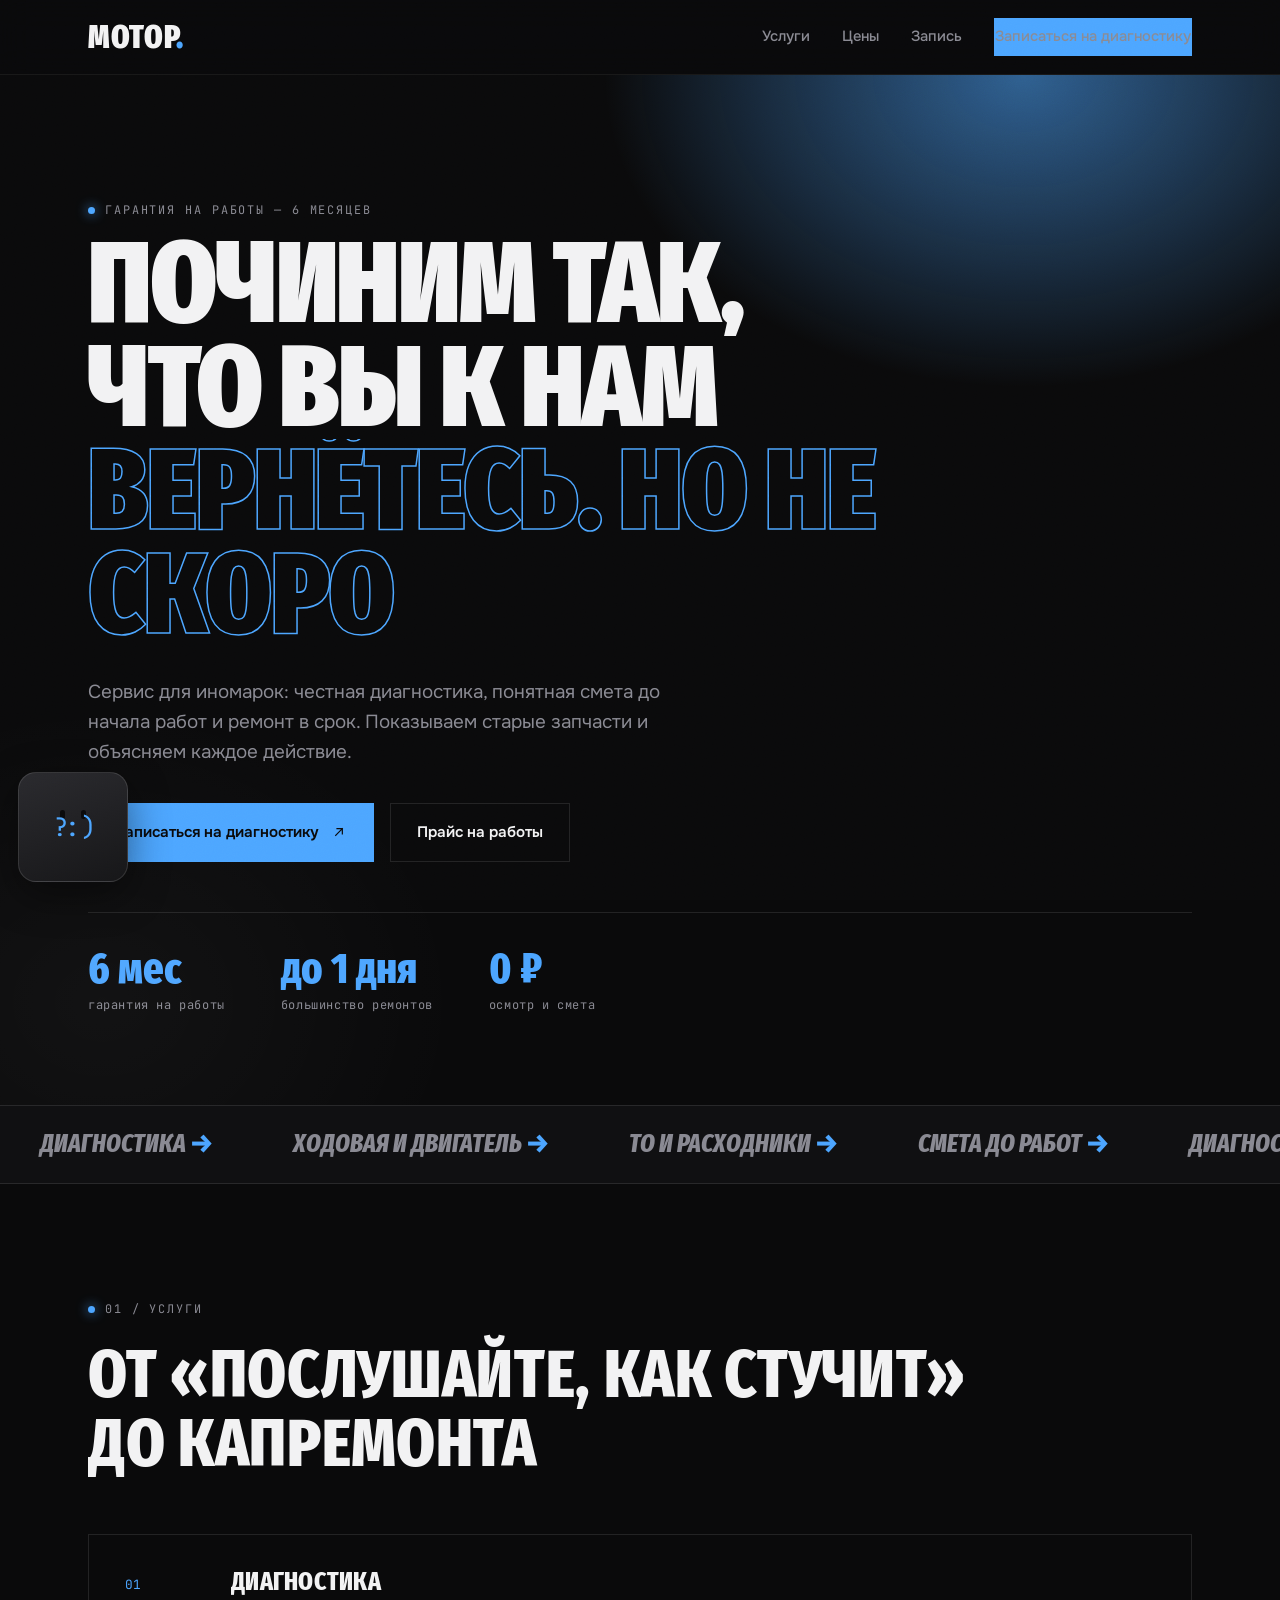
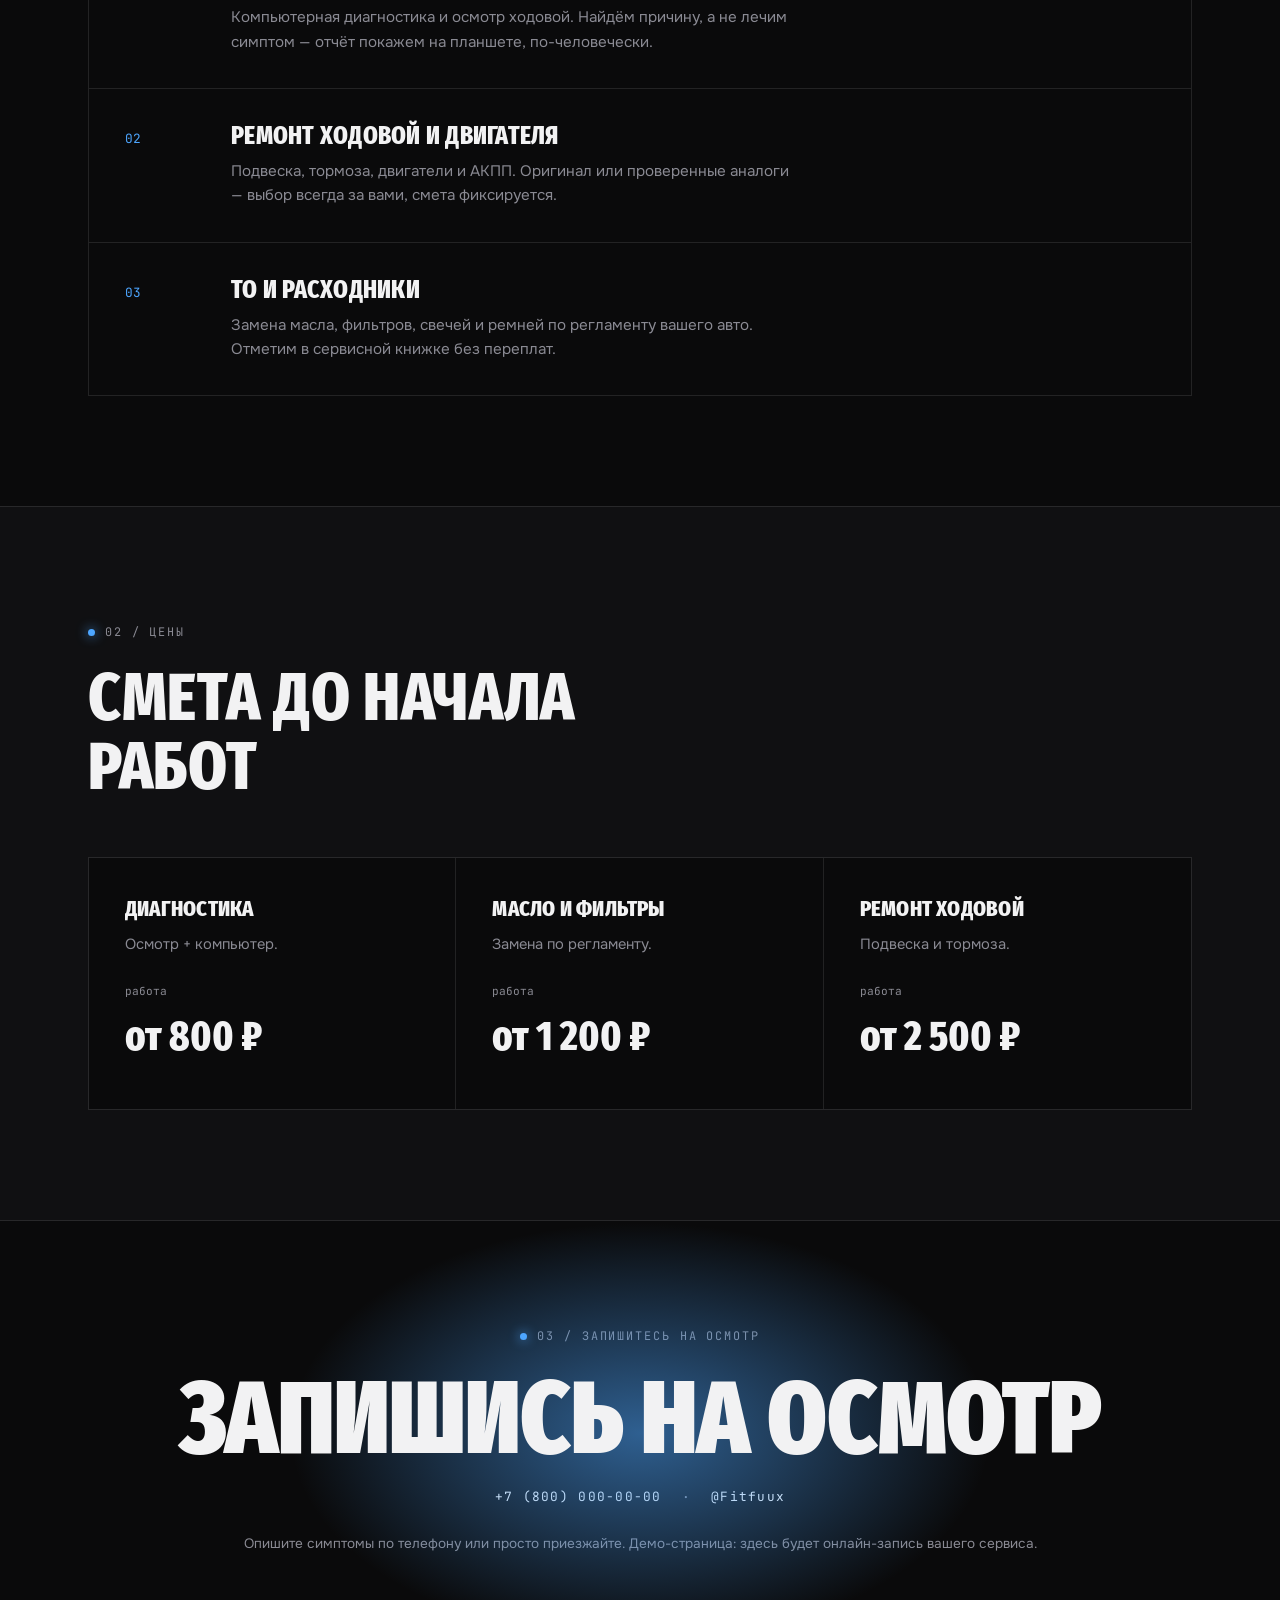
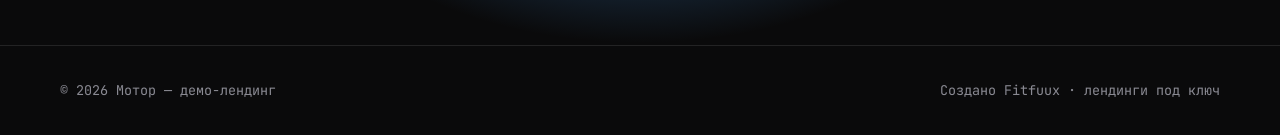
<file: autoservice.html>
<!DOCTYPE html>
<html lang="ru">
<head>
  <meta charset="UTF-8">
  <meta name="viewport" content="width=device-width, initial-scale=1.0">
  <title>Автосервис «Мотор» — демо-лендинг</title>
  <meta name="description" content="Честная диагностика и ремонт в срок. Демо-лендинг для автосервиса от Fitfuux.">
  <meta name="theme-color" content="#0a0a0b">
  <link rel="preconnect" href="https://fonts.googleapis.com">
  <link rel="preconnect" href="https://fonts.gstatic.com" crossorigin>
  <link rel="stylesheet" href="https://fonts.googleapis.com/css2?family=Fira+Sans+Extra+Condensed:ital,wght@0,500;0,600;0,700;0,800;0,900;1,700;1,800&family=JetBrains+Mono:wght@400;500;700&family=Onest:wght@400;500;600&display=swap">
  <style>
    :root{--bg:#0a0a0b;--bg-2:#101012;--line:rgba(255,255,255,.1);--line-soft:rgba(255,255,255,.06);--text:#f2f2f3;--muted:#8a8a93;--acid:#4da6ff;--acid-dim:rgba(77,166,255,.55);--cond:"Fira Sans Extra Condensed","Arial Narrow",sans-serif;--mono:"JetBrains Mono",monospace;--body:"Onest",system-ui,sans-serif;--container:1160px;--ease:cubic-bezier(.22,1,.36,1)}
    *{margin:0;padding:0;box-sizing:border-box}html{scroll-behavior:smooth;overflow-x:hidden}body{background:var(--bg);color:var(--text);font-family:var(--body);font-size:17px;line-height:1.6;overflow-x:hidden;-webkit-font-smoothing:antialiased}
    .grain{position:fixed;inset:0;z-index:60;pointer-events:none;opacity:.06;mix-blend-mode:overlay;background-image:url("data:image/svg+xml,%3Csvg xmlns='http://www.w3.org/2000/svg' width='200' height='200'%3E%3Cfilter id='n'%3E%3CfeTurbulence type='fractalNoise' baseFrequency='.9' numOctaves='2'/%3E%3C/filter%3E%3Crect width='100%25' height='100%25' filter='url(%23n)'/%3E%3C/svg%3E");background-size:200px 200px}
    .container{max-width:var(--container);margin:0 auto;padding:0 28px}::selection{background:var(--acid);color:#0a0a0b}
    h1,h2,h3{font-family:var(--cond);font-weight:800;line-height:1.02;text-transform:uppercase;letter-spacing:.01em}
    .eyebrow{font-family:var(--mono);font-size:.74rem;letter-spacing:.16em;text-transform:uppercase;color:var(--muted);display:inline-flex;align-items:center;gap:10px;margin-bottom:22px}.eyebrow .dot{width:7px;height:7px;border-radius:50%;background:var(--acid);box-shadow:0 0 12px var(--acid);animation:pulse 2s infinite}@keyframes pulse{0%,100%{opacity:1}50%{opacity:.35}}
    .h-xl{font-size:clamp(2.4rem,6vw,4.2rem);margin-bottom:20px}.section{padding:110px 0;position:relative}.section__head{margin-bottom:56px}
    .btn{display:inline-flex;align-items:center;gap:12px;padding:16px 26px;font-family:var(--body);font-weight:600;font-size:.95rem;text-decoration:none;border:1px solid transparent;cursor:pointer;transition:transform .2s var(--ease),background .2s ease,color .2s ease,border-color .2s ease;position:relative;overflow:hidden}.btn .ico{width:16px;height:16px;flex-shrink:0;transition:transform .25s var(--ease)}.btn:hover .ico{transform:translateX(4px)}
    .btn--acid{background:var(--acid);color:#0a0a0b}.btn--acid:hover{transform:translateY(-2px);box-shadow:0 16px 40px var(--acid-dim)}.btn--ghost{border-color:var(--line);color:var(--text);background:transparent}.btn--ghost:hover{border-color:var(--acid);color:var(--acid);transform:translateY(-2px)}.btn--sm{padding:12px 20px;font-size:.88rem}.btn::before{content:"";position:absolute;top:0;left:-100%;width:60%;height:100%;background:linear-gradient(100deg,transparent,rgba(255,255,255,.35),transparent);transform:skewX(-20deg);animation:sheen 4.5s infinite}@keyframes sheen{0%,60%{left:-100%}100%{left:200%}}
    .site-header{position:sticky;top:0;z-index:50;background:rgba(10,10,11,.82);backdrop-filter:blur(16px);border-bottom:1px solid var(--line-soft)}.hdr-inner{display:flex;align-items:center;justify-content:space-between;min-height:74px;gap:24px}
    .logo{display:inline-flex;align-items:center;gap:12px;text-decoration:none;color:var(--text);line-height:1}.logo .fit{font-family:var(--cond);font-weight:900;text-transform:uppercase;font-size:2rem;letter-spacing:.02em;color:var(--text);transition:letter-spacing .3s var(--ease)}.logo .fit .x{color:var(--acid)}.logo:hover .fit{letter-spacing:.06em}
    .site-nav{display:flex;align-items:center;gap:32px}.site-nav>a{color:var(--muted);text-decoration:none;font-size:.92rem;font-weight:500;position:relative;padding:6px 0;transition:color .2s ease}.site-nav>a:hover{color:var(--text)}.site-nav>a::after{content:"";position:absolute;left:0;bottom:0;width:0;height:2px;background:var(--acid);transition:width .3s var(--ease)}.site-nav>a:hover::after{width:100%}.site-nav>a.btn::after{display:none}
    .burger{display:none;flex-direction:column;gap:6px;background:none;border:1px solid var(--line);padding:13px 12px;cursor:pointer;border-radius:4px}.burger i{width:22px;height:2px;background:var(--text);transition:transform .25s var(--ease),opacity .2s ease}.burger.is-open i:nth-child(1){transform:translateY(8px) rotate(45deg)}.burger.is-open i:nth-child(2){transform:translateY(0) rotate(-45deg)}
    .hero{position:relative;padding:120px 0 90px;overflow:hidden}.hero::before{content:"";position:absolute;inset:0;pointer-events:none;background:radial-gradient(700px 520px at 80% 0%,var(--acid-dim),transparent 60%),radial-gradient(600px 500px at 8% 90%,rgba(255,255,255,.035),transparent 60%)}
    .hero-type{font-family:var(--cond);font-weight:900;line-height:.9;text-transform:uppercase;font-size:clamp(2.6rem,9vw,7.4rem);letter-spacing:-.01em;margin:-10px 0 6px}.hero-type .t-line{display:block;overflow:hidden}.hero-type .t-line>span{display:inline-block;animation:rise 1s var(--ease) both}.hero-type .t-line--2{color:transparent;-webkit-text-stroke:1.5px var(--acid);margin-bottom:30px}@keyframes rise{from{transform:translateY(110%);opacity:0}to{transform:none;opacity:1}}
    .hero-sr{position:absolute;width:1px;height:1px;overflow:hidden;clip:rect(0 0 0 0);clip-path:inset(50%);white-space:nowrap}
    .hero-lead{color:var(--muted);font-size:clamp(1rem,1.7vw,1.18rem);max-width:600px;margin-bottom:36px}.hero-actions{display:flex;flex-wrap:wrap;gap:16px;margin-bottom:50px}
    .hero-stats{display:flex;flex-wrap:wrap;gap:56px;border-top:1px solid var(--line);padding-top:34px}.hero-stat dt{font-family:var(--cond);font-size:clamp(2rem,3.4vw,2.8rem);font-weight:800;color:var(--acid);line-height:1}.hero-stat dd{font-family:var(--mono);font-size:.75rem;color:var(--muted);margin-top:6px;letter-spacing:.05em}
    .ticker{border-top:1px solid var(--line);border-bottom:1px solid var(--line);background:var(--bg-2);overflow:hidden}.ticker__track{display:flex;width:max-content;white-space:nowrap;animation:tick 24s linear infinite;padding:18px 0}.ticker:hover .ticker__track{animation-play-state:paused}.ticker__track span{font-family:var(--cond);font-style:italic;font-weight:800;text-transform:uppercase;font-size:1.6rem;color:var(--muted);margin:0 40px}.ticker__track b{color:var(--acid);font-weight:900}@keyframes tick{to{transform:translateX(-50%)}}
    .cards{list-style:none;border:1px solid var(--line)}.card{display:grid;grid-template-columns:80px 1fr;gap:26px;padding:34px 36px;border-bottom:1px solid var(--line);align-items:start;transition:padding-left .3s var(--ease),background .3s ease}.card:last-child{border-bottom:none}.card:hover{padding-left:48px;background:var(--bg-2)}.card .n{font-family:var(--mono);font-size:.8rem;color:var(--acid);padding-top:6px}.card h3{font-size:1.6rem;margin-bottom:10px}.card p{color:var(--muted);font-size:.95rem;max-width:560px}
    .price-grid{display:grid;grid-template-columns:repeat(3,1fr);gap:0;border:1px solid var(--line)}.price-card{padding:40px 36px;border-right:1px solid var(--line);background:var(--bg);position:relative;transition:background .3s ease}.price-card:last-child{border-right:none}.price-card:hover{background:var(--bg-2)}.price-card h3{font-size:1.4rem;margin-bottom:12px}.price-card p{color:var(--muted);font-size:.92rem;margin-bottom:26px}.price-card .val{font-family:var(--cond);font-size:2.6rem;font-weight:800}.price-card .val small{font-family:var(--mono);font-size:.7rem;color:var(--muted);font-weight:400;display:block;margin-bottom:2px}.price-card::after{content:"";position:absolute;top:0;left:0;right:0;height:3px;background:var(--acid);transform:scaleX(0);transform-origin:left;transition:transform .4s var(--ease)}.price-card:hover::after{transform:scaleX(1)}
    .cta{text-align:center;padding:100px 0 90px;position:relative;overflow:hidden}.cta::before{content:"";position:absolute;inset:0;background:radial-gradient(500px 300px at 50% 50%,var(--acid-dim),transparent 70%)}.cta .big{display:inline-block;font-family:var(--cond);font-weight:900;text-transform:uppercase;font-size:clamp(2.6rem,8vw,6.5rem);color:var(--text);text-decoration:none;line-height:1;transition:color .3s ease;position:relative}.cta .big:hover{color:var(--acid)}.cta .big span{display:block}.cta .big-sub{font-family:var(--mono);font-size:.8rem;letter-spacing:.1em;color:var(--muted);margin-top:16px;display:flex;align-items:center;gap:20px;justify-content:center;flex-wrap:wrap}.cta .big-sub a{color:var(--text);text-decoration:none}.cta .big-sub a:hover{color:var(--acid)}
    .site-footer{border-top:1px solid var(--line)}.footer-inner{display:flex;align-items:center;justify-content:space-between;flex-wrap:wrap;gap:14px;color:var(--muted);font-size:.84rem;font-family:var(--mono);padding:34px 0}.footer-inner a{color:var(--muted);text-decoration:none}.footer-inner a:hover{color:var(--acid)}
    .reveal{opacity:0;transform:translateY(44px);transition:opacity .8s var(--ease),transform .8s var(--ease)}.reveal.in{opacity:1;transform:none}[data-delay="1"]{transition-delay:.1s}[data-delay="2"]{transition-delay:.2s}[data-delay="3"]{transition-delay:.3s}
    @media(max-width:960px){.burger{display:flex}.site-nav{position:absolute;top:74px;left:0;right:0;flex-direction:column;align-items:stretch;gap:0;background:var(--bg-2);border-bottom:1px solid var(--line);padding:16px 28px 24px;transform:translateY(-10px);opacity:0;pointer-events:none;transition:opacity .3s ease,transform .3s var(--ease)}.site-nav.is-open{opacity:1;pointer-events:auto;transform:none}.site-nav>a{padding:14px 0;border-bottom:1px solid var(--line-soft);font-size:1rem}.site-nav>a.btn{margin-top:18px;text-align:center;border-bottom:none;justify-content:center}.hero{padding:70px 0 70px}.hero-stats{gap:28px}.card{grid-template-columns:1fr;gap:10px;padding:28px}.price-grid{grid-template-columns:1fr}.price-card{border-right:none;border-bottom:1px solid var(--line)}.price-card:last-child{border-bottom:none}.section{padding:80px 0}}
    @media(prefers-reduced-motion:reduce){html{scroll-behavior:auto}*,*::before,*::after{animation:none!important;transition-duration:.01ms!important}.reveal{opacity:1;transform:none}}
  </style>
</head>
<body>
<div class="grain" aria-hidden="true"></div>
<header class="site-header">
  <div class="container hdr-inner">
    <a class="logo" href="#top"><span class="fit">Мотор<span class="x">.</span></span></a>
    <button class="burger" type="button" aria-label="Открыть меню" aria-expanded="false"><i></i><i></i></button>
    <nav class="site-nav">
      <a href="#services">Услуги</a><a href="#prices">Цены</a><a href="#contact">Запись</a>
      <a class="btn btn--acid btn--sm" href="#contact">Записаться на диагностику</a>
    </nav>
  </div>
</header>
<main id="top">
  <section class="hero">
    <div class="container">
      <p class="eyebrow"><span class="dot"></span>Гарантия на работы — 6 месяцев</p>
      <div class="hero-type">
        <span class="t-line"><span style="animation-delay:.05s">Починим так,</span></span>
        <span class="t-line"><span style="animation-delay:.15s">что вы к нам</span></span>
        <span class="t-line t-line--2"><span style="animation-delay:.25s">вернётесь. Но не скоро</span></span>
      </div>
      <h1 class="hero-sr">Автосервис «Мотор» — честная диагностика и ремонт</h1>
      <p class="hero-lead">Сервис для иномарок: честная диагностика, понятная смета до начала работ и ремонт в срок. Показываем старые запчасти и объясняем каждое действие.</p>
      <div class="hero-actions">
        <a class="btn btn--acid" href="#contact">Записаться на диагностику <svg class="ico" viewBox="0 0 24 24" aria-hidden="true"><path d="M7 17 17 7M9 7h8v8" fill="none" stroke="currentColor" stroke-width="1.8" stroke-linecap="square"/></svg></a>
        <a class="btn btn--ghost" href="#prices">Прайс на работы</a>
      </div>
      <dl class="hero-stats">
        <div class="hero-stat"><dt>6 мес</dt><dd>гарантия на работы</dd></div>
        <div class="hero-stat"><dt>до 1 дня</dt><dd>большинство ремонтов</dd></div>
        <div class="hero-stat"><dt>0 ₽</dt><dd>осмотр и смета</dd></div>
      </dl>
    </div>
  </section>
  <div class="ticker" aria-hidden="true">
    <div class="ticker__track">
      <span>Диагностика<b> →</b></span><span>Ходовая и двигатель<b> →</b></span><span>ТО и расходники<b> →</b></span><span>Смета до работ<b> →</b></span>
      <span>Диагностика<b> →</b></span><span>Ходовая и двигатель<b> →</b></span><span>ТО и расходники<b> →</b></span><span>Смета до работ<b> →</b></span>
    </div>
  </div>
  <section class="section" id="services">
    <div class="container">
      <div class="section__head">
        <p class="eyebrow reveal"><span class="dot"></span>01 / Услуги</p>
        <h2 class="h-xl reveal" data-delay="1">От «послушайте, как стучит»<br>до капремонта</h2>
      </div>
      <ol class="cards">
        <li class="card reveal"><span class="n">01</span><div><h3>Диагностика</h3><p>Компьютерная диагностика и осмотр ходовой. Найдём причину, а не лечим симптом — отчёт покажем на планшете, по-человечески.</p></div></li>
        <li class="card reveal" data-delay="1"><span class="n">02</span><div><h3>Ремонт ходовой и двигателя</h3><p>Подвеска, тормоза, двигатели и АКПП. Оригинал или проверенные аналоги — выбор всегда за вами, смета фиксируется.</p></div></li>
        <li class="card reveal" data-delay="2"><span class="n">03</span><div><h3>ТО и расходники</h3><p>Замена масла, фильтров, свечей и ремней по регламенту вашего авто. Отметим в сервисной книжке без переплат.</p></div></li>
      </ol>
    </div>
  </section>
  <section class="section" id="prices" style="background:var(--bg-2);border-top:1px solid var(--line);border-bottom:1px solid var(--line)">
    <div class="container">
      <div class="section__head">
        <p class="eyebrow reveal"><span class="dot"></span>02 / Цены</p>
        <h2 class="h-xl reveal" data-delay="1">Смета до начала<br>работ</h2>
      </div>
      <div class="price-grid">
        <div class="price-card reveal" data-delay="1"><h3>Диагностика</h3><p>Осмотр + компьютер.</p><div class="val"><small>работа</small>от 800 ₽</div></div>
        <div class="price-card reveal" data-delay="2"><h3>Масло и фильтры</h3><p>Замена по регламенту.</p><div class="val"><small>работа</small>от 1 200 ₽</div></div>
        <div class="price-card reveal" data-delay="3"><h3>Ремонт ходовой</h3><p>Подвеска и тормоза.</p><div class="val"><small>работа</small>от 2 500 ₽</div></div>
      </div>
    </div>
  </section>
  <section class="cta" id="contact">
    <div class="container">
      <p class="eyebrow"><span class="dot"></span>03 / Запишитесь на осмотр</p>
      <a class="big" href="tel:+78000000000"><span>Запишись на осмотр</span></a>
      <p class="big-sub">
        <a href="tel:+78000000000">+7 (800) 000-00-00</a>
        <span>·</span>
        <a href="https://t.me/Fitfuux">@Fitfuux</a>
      </p>
      <p style="color:var(--muted);font-size:.85rem;margin-top:26px">Опишите симптомы по телефону или просто приезжайте. Демо-страница: здесь будет онлайн-запись вашего сервиса.</p>
    </div>
  </section>
</main>
<footer class="site-footer">
  <div class="container footer-inner">
    <p>© <span class="year">2026</span> Мотор — демо-лендинг</p>
    <p>Создано <a href="https://lecalecaleca228-cmyk.github.io/landing/#contact">Fitfuux</a> · лендинги под ключ</p>
  </div>
</footer>
<script>
(function(){var rm=window.matchMedia("(prefers-reduced-motion: reduce)").matches;var b=document.querySelector(".burger"),n=document.querySelector(".site-nav");b.addEventListener("click",function(){var o=n.classList.toggle("is-open");b.classList.toggle("is-open",o);b.setAttribute("aria-expanded",String(o))});n.querySelectorAll("a").forEach(function(l){l.addEventListener("click",function(){n.classList.remove("is-open");b.classList.remove("is-open");b.setAttribute("aria-expanded","false")})});var r=document.querySelectorAll(".reveal");function on(){r.forEach(function(e){e.classList.add("in")})}if("IntersectionObserver" in window&&!rm){var io=new IntersectionObserver(function(en){en.forEach(function(e){if(e.isIntersecting){e.target.classList.add("in");io.unobserve(e.target)}})},{threshold:.15});r.forEach(function(e){io.observe(e)})}else{on()}document.querySelector(".year").textContent=new Date().getFullYear()})();
</script>

<div class="mascot" id="mascot" aria-hidden="true">
  <span class="mascot-arm"><i></i></span>
  <span class="mascot-eyes" aria-hidden="true"><i></i><i></i></span>
</div>
<style>
  .mascot{position:fixed;bottom:18px;left:18px;z-index:40;width:110px;height:110px;pointer-events:none;transition:opacity .4s ease;filter:drop-shadow(0 12px 20px rgba(0,0,0,.45));background:linear-gradient(160deg,#2a2a2e,#161618);border:1px solid rgba(255,255,255,.12);border-radius:18px}
  .mascot::after{content:"?:)";position:absolute;inset:0;display:flex;align-items:center;justify-content:center;font-family:var(--mono);font-size:1.6rem;color:var(--acid)}
  .mascot .mascot-eyes{position:absolute;top:34%;left:50%;transform:translateX(-50%);display:flex;gap:16px;pointer-events:none}
  .mascot .mascot-eyes i{width:5px;height:9px;background:#0a0a0b;border-radius:3px;position:relative;transition:transform .14s ease}
  .mascot-arm{display:none}
  @media(hover:hover){.mascot.aim .mascot-arm{display:block;position:absolute;top:-6px;right:-8px;width:34px;height:34px;transform-origin:bottom left;animation:point 1.4s ease infinite}}
  .mascot-arm i{position:absolute;left:0;top:0;width:34px;height:34px;border:2px solid var(--acid);border-radius:50%}
  .mascot-arm i::after{content:"";position:absolute;right:-2px;top:-7px;width:0;height:0;border-left:5px solid transparent;border-right:5px solid transparent;border-bottom:10px solid var(--acid)}
  @keyframes point{0%,100%{transform:rotate(0)}50%{transform:rotate(24deg)}}
  .mascot { will-change:transform; }
  @media (max-width:600px){.mascot{width:88px;height:88px;bottom:12px;left:12px}}
  @media (prefers-reduced-motion:reduce){.mascot .mascot-eyes i{transition:none!important}.mascot.aim .mascot-arm{animation:none}}
</style>
<script>
(function(){
  var mo=document.getElementById("mascot");
  if(!mo)return;
  var eyeL=mo.querySelector(".mascot-eyes i"),eyeR=mo.querySelector(".mascot-eyes i:nth-child(2)");
  var dim=window.matchMedia("(prefers-reduced-motion: reduce)").matches;
  var rect=function(){return mo.getBoundingClientRect()};
  var aim=false,last={x:innerWidth/2,y:innerHeight/2};
  function reach(tx,ty){
    last.x=tx;last.y=ty;var r=rect(),cx=r.left+r.width/2,cy=r.top+r.height/2;
    var dx=tx-cx,dy=ty-cy,ang=Math.atan2(dy,dx)*180/Math.PI;
    if(eyeL&&eyeR){eyeL.style.transform="translate("+(dx/26)+"px,"+(dy/26)+"px)";eyeR.style.transform="translate("+(dx/26)+"px,"+(dy/26)+"px)"}
    if(!dim)mo.classList.add("aim");window.clearTimeout(reach._t);reach._t=setTimeout(function(){mo.classList.remove("aim")},260)
  }
  window.addEventListener("pointermove",function(e){if(e.pointerType==="mouse")reach(e.clientX,e.clientY)});
  window.addEventListener("touchmove",function(e){var t=e.touches[0];if(t)reach(t.clientX,t.clientY)},{passive:true});
  window.addEventListener("pointerdown",function(e){
    reach(e.clientX,e.clientY);
    burst(e.clientX,e.clientY);
  });
  document.addEventListener("click",function(e){reach(e.clientX,e.clientY)},{capture:true,passive:true});
  function burst(x,y){var s=document.createElement("i");s.className="mc-burst";s.style.cssText="position:fixed;left:"+x+"px;top:"+y+"px;width:0;height:0;border:2px solid var(--acid);border-radius:50%;transform:translate(-50%,-50%);z-index:35;pointer-events:none;opacity:.9;transition:width .3s ease,height .3s ease,opacity .3s ease;";document.body.appendChild(s);requestAnimationFrame(function(){s.style.width="26px";s.style.height="26px";s.style.opacity="0"});setTimeout(function(){s.remove()},320)}
  var anchors=[].slice.call(document.querySelectorAll('a[href^="#"]')).map(function(a){return a.getAttribute("href")}).filter(function(h){return h&&h.length>1});
  function sectionTop(h){var el=document.querySelector(h);if(!el)return null;return el.getBoundingClientRect().top+window.scrollY}
  anchors.forEach(function(h){var a=document.querySelector('a[href="'+h+'"]');if(!a)return;var el=document.querySelector(h);if(!el)return;a.addEventListener("click",function(){var t=sectionTop(h);if(t!=null){reach(innerWidth/2,innerHeight/2);mo.classList.add("hop");window.clearTimeout(window.__mascotHop);window.__mascotHop=setTimeout(function(){mo.classList.remove("hop");reach(t<window.scrollY?innerWidth*.8:innerWidth*.2,innerHeight/2)},520)}})});
  mo.classList.add("hop");window.setTimeout(function(){mo.classList.remove("hop")},600);
})();
</script>
<style>.mascot.hop{animation:hopWiggle .6s ease}@keyframes hop{0%,100%{transform:translateY(0)}40%{transform:translateY(-14px)}}@keyframes hopWiggle{0%,100%{transform:rotate(0)}25%{transform:rotate(-4deg)}75%{transform:rotate(4deg)}}</style>
</body>
</html>
</file>
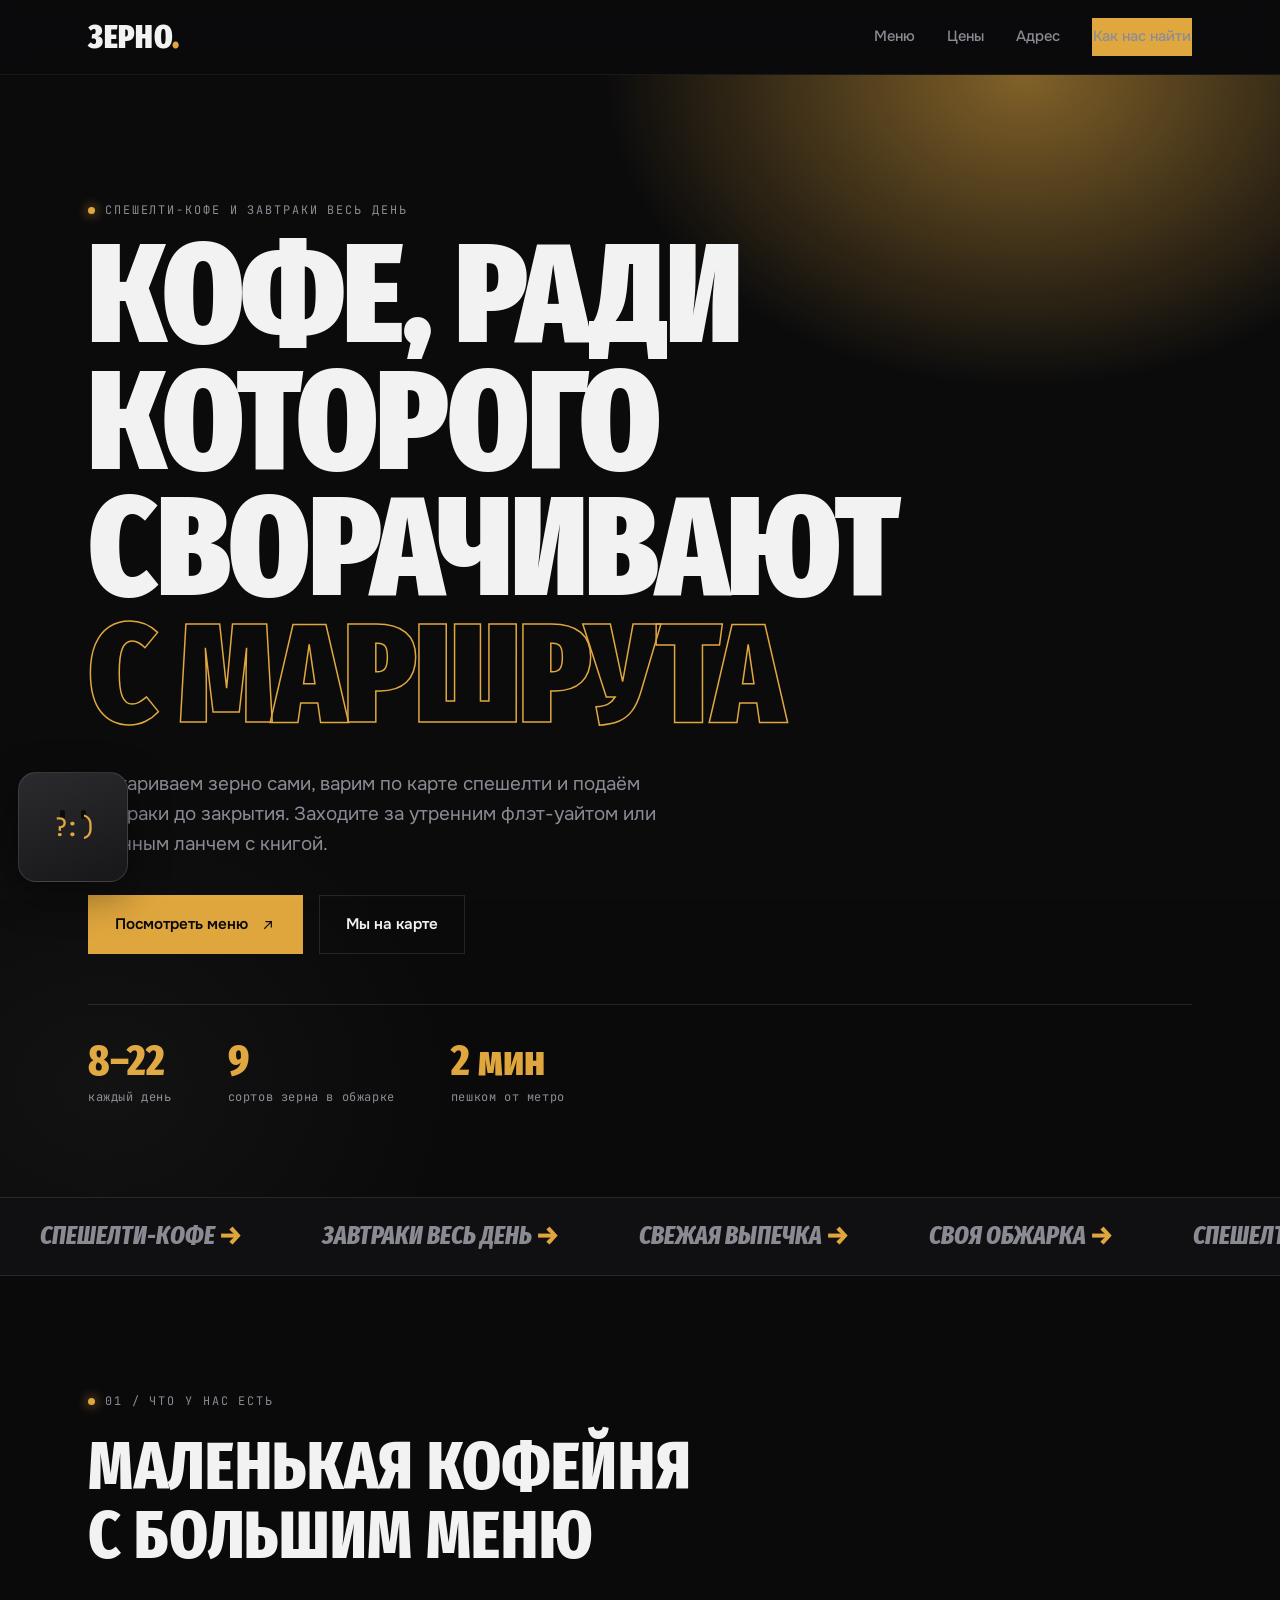
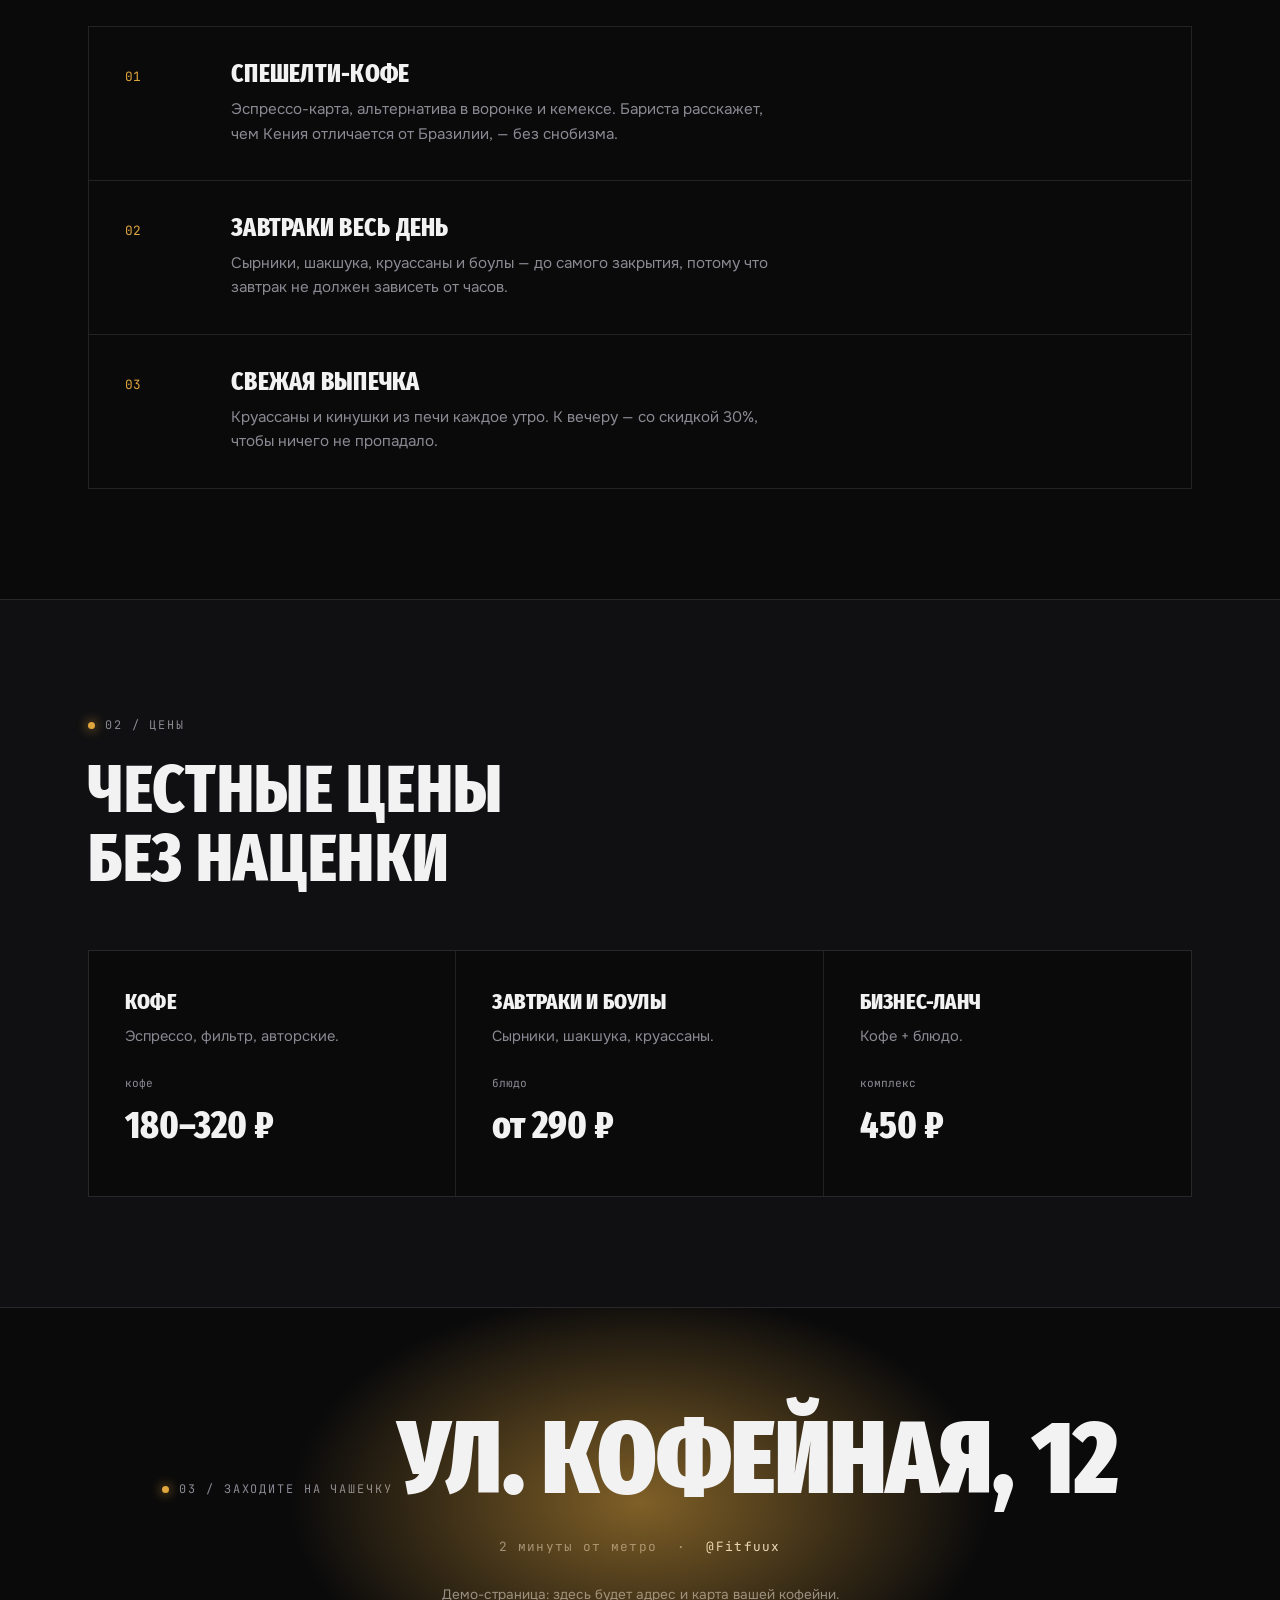
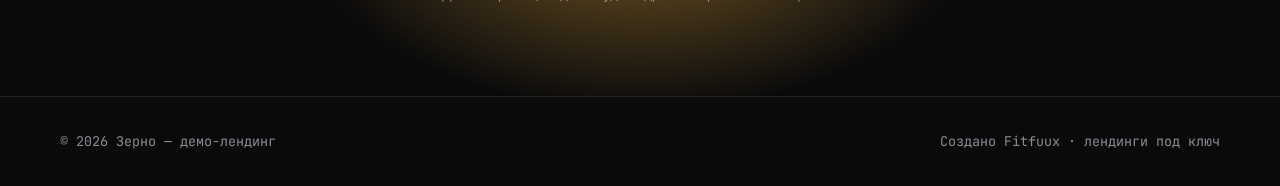
<file: coffee.html>
<!DOCTYPE html>
<html lang="ru">
<head>
  <meta charset="UTF-8">
  <meta name="viewport" content="width=device-width, initial-scale=1.0">
  <title>Кофейня «Зерно» — демо-лендинг</title>
  <meta name="description" content="Спешелти-кофе и завтраки весь день. Демо-лендинг для кофейни от Fitfuux.">
  <meta name="theme-color" content="#0a0a0b">
  <link rel="preconnect" href="https://fonts.googleapis.com">
  <link rel="preconnect" href="https://fonts.gstatic.com" crossorigin>
  <link rel="stylesheet" href="https://fonts.googleapis.com/css2?family=Fira+Sans+Extra+Condensed:ital,wght@0,500;0,600;0,700;0,800;0,900;1,700;1,800&family=JetBrains+Mono:wght@400;500;700&family=Onest:wght@400;500;600&display=swap">
  <style>
    :root{--bg:#0a0a0b;--bg-2:#101012;--line:rgba(255,255,255,.1);--line-soft:rgba(255,255,255,.06);--text:#f2f2f3;--muted:#8a8a93;--acid:#e0a63e;--acid-dim:rgba(224,166,62,.55);--cond:"Fira Sans Extra Condensed","Arial Narrow",sans-serif;--mono:"JetBrains Mono",monospace;--body:"Onest",system-ui,sans-serif;--container:1160px;--ease:cubic-bezier(.22,1,.36,1)}
    *{margin:0;padding:0;box-sizing:border-box}html{scroll-behavior:smooth;overflow-x:hidden}body{background:var(--bg);color:var(--text);font-family:var(--body);font-size:17px;line-height:1.6;overflow-x:hidden;-webkit-font-smoothing:antialiased}
    .grain{position:fixed;inset:0;z-index:60;pointer-events:none;opacity:.06;mix-blend-mode:overlay;background-image:url("data:image/svg+xml,%3Csvg xmlns='http://www.w3.org/2000/svg' width='200' height='200'%3E%3Cfilter id='n'%3E%3CfeTurbulence type='fractalNoise' baseFrequency='.9' numOctaves='2'/%3E%3C/filter%3E%3Crect width='100%25' height='100%25' filter='url(%23n)'/%3E%3C/svg%3E");background-size:200px 200px}
    .container{max-width:var(--container);margin:0 auto;padding:0 28px}::selection{background:var(--acid);color:#0a0a0b}
    h1,h2,h3{font-family:var(--cond);font-weight:800;line-height:1.02;text-transform:uppercase;letter-spacing:.01em}
    .eyebrow{font-family:var(--mono);font-size:.74rem;letter-spacing:.16em;text-transform:uppercase;color:var(--muted);display:inline-flex;align-items:center;gap:10px;margin-bottom:22px}.eyebrow .dot{width:7px;height:7px;border-radius:50%;background:var(--acid);box-shadow:0 0 12px var(--acid);animation:pulse 2s infinite}@keyframes pulse{0%,100%{opacity:1}50%{opacity:.35}}
    .h-xl{font-size:clamp(2.4rem,6vw,4.2rem);margin-bottom:20px}.section{padding:110px 0;position:relative}.section__head{margin-bottom:56px}
    .btn{display:inline-flex;align-items:center;gap:12px;padding:16px 26px;font-family:var(--body);font-weight:600;font-size:.95rem;text-decoration:none;border:1px solid transparent;cursor:pointer;transition:transform .2s var(--ease),background .2s ease,color .2s ease,border-color .2s ease;position:relative;overflow:hidden}.btn .ico{width:16px;height:16px;flex-shrink:0;transition:transform .25s var(--ease)}.btn:hover .ico{transform:translateX(4px)}
    .btn--acid{background:var(--acid);color:#0a0a0b}.btn--acid:hover{transform:translateY(-2px);box-shadow:0 16px 40px var(--acid-dim)}.btn--ghost{border-color:var(--line);color:var(--text);background:transparent}.btn--ghost:hover{border-color:var(--acid);color:var(--acid);transform:translateY(-2px)}.btn--sm{padding:12px 20px;font-size:.88rem}.btn::before{content:"";position:absolute;top:0;left:-100%;width:60%;height:100%;background:linear-gradient(100deg,transparent,rgba(255,255,255,.35),transparent);transform:skewX(-20deg);animation:sheen 4.5s infinite}@keyframes sheen{0%,60%{left:-100%}100%{left:200%}}
    .site-header{position:sticky;top:0;z-index:50;background:rgba(10,10,11,.82);backdrop-filter:blur(16px);border-bottom:1px solid var(--line-soft)}.hdr-inner{display:flex;align-items:center;justify-content:space-between;min-height:74px;gap:24px}
    .logo{display:inline-flex;align-items:center;gap:12px;text-decoration:none;color:var(--text);line-height:1}.logo .fit{font-family:var(--cond);font-weight:900;text-transform:uppercase;font-size:2rem;letter-spacing:.02em;color:var(--text);transition:letter-spacing .3s var(--ease)}.logo .fit .x{color:var(--acid)}.logo:hover .fit{letter-spacing:.06em}
    .site-nav{display:flex;align-items:center;gap:32px}.site-nav>a{color:var(--muted);text-decoration:none;font-size:.92rem;font-weight:500;position:relative;padding:6px 0;transition:color .2s ease}.site-nav>a:hover{color:var(--text)}.site-nav>a::after{content:"";position:absolute;left:0;bottom:0;width:0;height:2px;background:var(--acid);transition:width .3s var(--ease)}.site-nav>a:hover::after{width:100%}.site-nav>a.btn::after{display:none}
    .burger{display:none;flex-direction:column;gap:6px;background:none;border:1px solid var(--line);padding:13px 12px;cursor:pointer;border-radius:4px}.burger i{width:22px;height:2px;background:var(--text);transition:transform .25s var(--ease),opacity .2s ease}.burger.is-open i:nth-child(1){transform:translateY(8px) rotate(45deg)}.burger.is-open i:nth-child(2){transform:translateY(0) rotate(-45deg)}
    .hero{position:relative;padding:120px 0 90px;overflow:hidden}.hero::before{content:"";position:absolute;inset:0;pointer-events:none;background:radial-gradient(700px 520px at 80% 0%,var(--acid-dim),transparent 60%),radial-gradient(600px 500px at 8% 90%,rgba(255,255,255,.035),transparent 60%)}
    .hero-type{font-family:var(--cond);font-weight:900;line-height:.9;text-transform:uppercase;font-size:clamp(3.2rem,11vw,9rem);letter-spacing:-.01em;margin:-10px 0 6px}.hero-type .t-line{display:block;overflow:hidden}.hero-type .t-line>span{display:inline-block;animation:rise 1s var(--ease) both}.hero-type .t-line--2{color:transparent;-webkit-text-stroke:1.5px var(--acid);margin-bottom:30px}@keyframes rise{from{transform:translateY(110%);opacity:0}to{transform:none;opacity:1}}
    .hero-sr{position:absolute;width:1px;height:1px;overflow:hidden;clip:rect(0 0 0 0);clip-path:inset(50%);white-space:nowrap}
    .hero-lead{color:var(--muted);font-size:clamp(1rem,1.7vw,1.18rem);max-width:600px;margin-bottom:36px}.hero-actions{display:flex;flex-wrap:wrap;gap:16px;margin-bottom:50px}
    .hero-stats{display:flex;flex-wrap:wrap;gap:56px;border-top:1px solid var(--line);padding-top:34px}.hero-stat dt{font-family:var(--cond);font-size:clamp(2rem,3.4vw,2.8rem);font-weight:800;color:var(--acid);line-height:1}.hero-stat dd{font-family:var(--mono);font-size:.75rem;color:var(--muted);margin-top:6px;letter-spacing:.05em}
    .ticker{border-top:1px solid var(--line);border-bottom:1px solid var(--line);background:var(--bg-2);overflow:hidden}.ticker__track{display:flex;width:max-content;white-space:nowrap;animation:tick 26s linear infinite;padding:18px 0}.ticker:hover .ticker__track{animation-play-state:paused}.ticker__track span{font-family:var(--cond);font-style:italic;font-weight:800;text-transform:uppercase;font-size:1.6rem;color:var(--muted);margin:0 40px}.ticker__track b{color:var(--acid);font-weight:900}@keyframes tick{to{transform:translateX(-50%)}}
    .cards{list-style:none;border:1px solid var(--line)}.card{display:grid;grid-template-columns:80px 1fr;gap:26px;padding:34px 36px;border-bottom:1px solid var(--line);align-items:start;transition:padding-left .3s var(--ease),background .3s ease}.card:last-child{border-bottom:none}.card:hover{padding-left:48px;background:var(--bg-2)}.card .n{font-family:var(--mono);font-size:.8rem;color:var(--acid);padding-top:6px}.card h3{font-size:1.6rem;margin-bottom:10px}.card p{color:var(--muted);font-size:.95rem;max-width:560px}
    .price-grid{display:grid;grid-template-columns:repeat(3,1fr);gap:0;border:1px solid var(--line)}.price-card{padding:40px 36px;border-right:1px solid var(--line);background:var(--bg);position:relative;transition:background .3s ease}.price-card:last-child{border-right:none}.price-card:hover{background:var(--bg-2)}.price-card h3{font-size:1.4rem;margin-bottom:12px}.price-card p{color:var(--muted);font-size:.92rem;margin-bottom:26px}.price-card .val{font-family:var(--cond);font-size:2.4rem;font-weight:800}.price-card .val small{font-family:var(--mono);font-size:.7rem;color:var(--muted);font-weight:400;display:block;margin-bottom:2px}.price-card::after{content:"";position:absolute;top:0;left:0;right:0;height:3px;background:var(--acid);transform:scaleX(0);transform-origin:left;transition:transform .4s var(--ease)}.price-card:hover::after{transform:scaleX(1)}
    .cta{text-align:center;padding:100px 0 90px;position:relative;overflow:hidden}.cta::before{content:"";position:absolute;inset:0;background:radial-gradient(500px 300px at 50% 50%,var(--acid-dim),transparent 70%)}.cta .big{display:inline-block;font-family:var(--cond);font-weight:900;text-transform:uppercase;font-size:clamp(2.6rem,8vw,6.5rem);color:var(--text);text-decoration:none;line-height:1;transition:color .3s ease;position:relative}.cta .big:hover{color:var(--acid)}.cta .big span{display:block}.cta .big-sub{font-family:var(--mono);font-size:.8rem;letter-spacing:.1em;color:var(--muted);margin-top:16px;display:flex;align-items:center;gap:20px;justify-content:center;flex-wrap:wrap}.cta .big-sub a{color:var(--text);text-decoration:none}.cta .big-sub a:hover{color:var(--acid)}
    .site-footer{border-top:1px solid var(--line)}.footer-inner{display:flex;align-items:center;justify-content:space-between;flex-wrap:wrap;gap:14px;color:var(--muted);font-size:.84rem;font-family:var(--mono);padding:34px 0}.footer-inner a{color:var(--muted);text-decoration:none}.footer-inner a:hover{color:var(--acid)}
    .reveal{opacity:0;transform:translateY(44px);transition:opacity .8s var(--ease),transform .8s var(--ease)}.reveal.in{opacity:1;transform:none}[data-delay="1"]{transition-delay:.1s}[data-delay="2"]{transition-delay:.2s}[data-delay="3"]{transition-delay:.3s}
    @media(max-width:960px){.burger{display:flex}.site-nav{position:absolute;top:74px;left:0;right:0;flex-direction:column;align-items:stretch;gap:0;background:var(--bg-2);border-bottom:1px solid var(--line);padding:16px 28px 24px;transform:translateY(-10px);opacity:0;pointer-events:none;transition:opacity .3s ease,transform .3s var(--ease)}.site-nav.is-open{opacity:1;pointer-events:auto;transform:none}.site-nav>a{padding:14px 0;border-bottom:1px solid var(--line-soft);font-size:1rem}.site-nav>a.btn{margin-top:18px;text-align:center;border-bottom:none;justify-content:center}.hero{padding:70px 0 70px}.hero-stats{gap:28px}.card{grid-template-columns:1fr;gap:10px;padding:28px}.price-grid{grid-template-columns:1fr}.price-card{border-right:none;border-bottom:1px solid var(--line)}.price-card:last-child{border-bottom:none}.section{padding:80px 0}}
    @media(prefers-reduced-motion:reduce){html{scroll-behavior:auto}*,*::before,*::after{animation:none!important;transition-duration:.01ms!important}.reveal{opacity:1;transform:none}}
  </style>
</head>
<body>
<div class="grain" aria-hidden="true"></div>
<header class="site-header">
  <div class="container hdr-inner">
    <a class="logo" href="#top"><span class="fit">Зерно<span class="x">.</span></span></a>
    <button class="burger" type="button" aria-label="Открыть меню" aria-expanded="false"><i></i><i></i></button>
    <nav class="site-nav">
      <a href="#services">Меню</a><a href="#prices">Цены</a><a href="#contact">Адрес</a>
      <a class="btn btn--acid btn--sm" href="#contact">Как нас найти</a>
    </nav>
  </div>
</header>
<main id="top">
  <section class="hero">
    <div class="container">
      <p class="eyebrow"><span class="dot"></span>Спешелти-кофе и завтраки весь день</p>
      <div class="hero-type">
        <span class="t-line"><span style="animation-delay:.05s">Кофе, ради</span></span>
        <span class="t-line"><span style="animation-delay:.15s">которого сворачивают</span></span>
        <span class="t-line t-line--2"><span style="animation-delay:.25s">с маршрута</span></span>
      </div>
      <h1 class="hero-sr">Кофейня «Зерно» — спешелти-кофе и завтраки</h1>
      <p class="hero-lead">Обжариваем зерно сами, варим по карте спешелти и подаём завтраки до закрытия. Заходите за утренним флэт-уайтом или длинным ланчем с книгой.</p>
      <div class="hero-actions">
        <a class="btn btn--acid" href="#prices">Посмотреть меню <svg class="ico" viewBox="0 0 24 24" aria-hidden="true"><path d="M7 17 17 7M9 7h8v8" fill="none" stroke="currentColor" stroke-width="1.8" stroke-linecap="square"/></svg></a>
        <a class="btn btn--ghost" href="#contact">Мы на карте</a>
      </div>
      <dl class="hero-stats">
        <div class="hero-stat"><dt>8–22</dt><dd>каждый день</dd></div>
        <div class="hero-stat"><dt>9</dt><dd>сортов зерна в обжарке</dd></div>
        <div class="hero-stat"><dt>2 мин</dt><dd>пешком от метро</dd></div>
      </dl>
    </div>
  </section>
  <div class="ticker" aria-hidden="true">
    <div class="ticker__track">
      <span>Спешелти-кофе<b> →</b></span><span>Завтраки весь день<b> →</b></span><span>Свежая выпечка<b> →</b></span><span>Своя обжарка<b> →</b></span>
      <span>Спешелти-кофе<b> →</b></span><span>Завтраки весь день<b> →</b></span><span>Свежая выпечка<b> →</b></span><span>Своя обжарка<b> →</b></span>
    </div>
  </div>
  <section class="section" id="services">
    <div class="container">
      <div class="section__head">
        <p class="eyebrow reveal"><span class="dot"></span>01 / Что у нас есть</p>
        <h2 class="h-xl reveal" data-delay="1">Маленькая кофейня<br>с большим меню</h2>
      </div>
      <ol class="cards">
        <li class="card reveal"><span class="n">01</span><div><h3>Спешелти-кофе</h3><p>Эспрессо-карта, альтернатива в воронке и кемексе. Бариста расскажет, чем Кения отличается от Бразилии, — без снобизма.</p></div></li>
        <li class="card reveal" data-delay="1"><span class="n">02</span><div><h3>Завтраки весь день</h3><p>Сырники, шакшука, круассаны и боулы — до самого закрытия, потому что завтрак не должен зависеть от часов.</p></div></li>
        <li class="card reveal" data-delay="2"><span class="n">03</span><div><h3>Свежая выпечка</h3><p>Круассаны и кинушки из печи каждое утро. К вечеру — со скидкой 30%, чтобы ничего не пропадало.</p></div></li>
      </ol>
    </div>
  </section>
  <section class="section" id="prices" style="background:var(--bg-2);border-top:1px solid var(--line);border-bottom:1px solid var(--line)">
    <div class="container">
      <div class="section__head">
        <p class="eyebrow reveal"><span class="dot"></span>02 / Цены</p>
        <h2 class="h-xl reveal" data-delay="1">Честные цены<br>без наценки</h2>
      </div>
      <div class="price-grid">
        <div class="price-card reveal" data-delay="1"><h3>Кофе</h3><p>Эспрессо, фильтр, авторские.</p><div class="val"><small>кофе</small>180–320 ₽</div></div>
        <div class="price-card reveal" data-delay="2"><h3>Завтраки и боулы</h3><p>Сырники, шакшука, круассаны.</p><div class="val"><small>блюдо</small>от 290 ₽</div></div>
        <div class="price-card reveal" data-delay="3"><h3>Бизнес-ланч</h3><p>Кофе + блюдо.</p><div class="val"><small>комплекс</small>450 ₽</div></div>
      </div>
    </div>
  </section>
  <section class="cta" id="contact">
    <div class="container">
      <p class="eyebrow"><span class="dot"></span>03 / Заходите на чашечку</p>
      <a class="big" href="#top"><span>ул. Кофейная, 12</span></a>
      <p class="big-sub">
        <span>2 минуты от метро</span>
        <span>·</span>
        <a href="https://t.me/Fitfuux">@Fitfuux</a>
      </p>
      <p style="color:var(--muted);font-size:.85rem;margin-top:26px">Демо-страница: здесь будет адрес и карта вашей кофейни.</p>
    </div>
  </section>
</main>
<footer class="site-footer">
  <div class="container footer-inner">
    <p>© <span class="year">2026</span> Зерно — демо-лендинг</p>
    <p>Создано <a href="https://lecalecaleca228-cmyk.github.io/landing/#contact">Fitfuux</a> · лендинги под ключ</p>
  </div>
</footer>
<script>
(function(){var rm=window.matchMedia("(prefers-reduced-motion: reduce)").matches;var b=document.querySelector(".burger"),n=document.querySelector(".site-nav");b.addEventListener("click",function(){var o=n.classList.toggle("is-open");b.classList.toggle("is-open",o);b.setAttribute("aria-expanded",String(o))});n.querySelectorAll("a").forEach(function(l){l.addEventListener("click",function(){n.classList.remove("is-open");b.classList.remove("is-open");b.setAttribute("aria-expanded","false")})});var r=document.querySelectorAll(".reveal");function on(){r.forEach(function(e){e.classList.add("in")})}if("IntersectionObserver" in window&&!rm){var io=new IntersectionObserver(function(en){en.forEach(function(e){if(e.isIntersecting){e.target.classList.add("in");io.unobserve(e.target)}})},{threshold:.15});r.forEach(function(e){io.observe(e)})}else{on()}document.querySelector(".year").textContent=new Date().getFullYear()})();
</script>

<div class="mascot" id="mascot" aria-hidden="true">
  <span class="mascot-arm"><i></i></span>
  <span class="mascot-eyes" aria-hidden="true"><i></i><i></i></span>
</div>
<style>
  .mascot{position:fixed;bottom:18px;left:18px;z-index:40;width:110px;height:110px;pointer-events:none;transition:opacity .4s ease;filter:drop-shadow(0 12px 20px rgba(0,0,0,.45));background:linear-gradient(160deg,#2a2a2e,#161618);border:1px solid rgba(255,255,255,.12);border-radius:18px}
  .mascot::after{content:"?:)";position:absolute;inset:0;display:flex;align-items:center;justify-content:center;font-family:var(--mono);font-size:1.6rem;color:var(--acid)}
  .mascot .mascot-eyes{position:absolute;top:34%;left:50%;transform:translateX(-50%);display:flex;gap:16px;pointer-events:none}
  .mascot .mascot-eyes i{width:5px;height:9px;background:#0a0a0b;border-radius:3px;position:relative;transition:transform .14s ease}
  .mascot-arm{display:none}
  @media(hover:hover){.mascot.aim .mascot-arm{display:block;position:absolute;top:-6px;right:-8px;width:34px;height:34px;transform-origin:bottom left;animation:point 1.4s ease infinite}}
  .mascot-arm i{position:absolute;left:0;top:0;width:34px;height:34px;border:2px solid var(--acid);border-radius:50%}
  .mascot-arm i::after{content:"";position:absolute;right:-2px;top:-7px;width:0;height:0;border-left:5px solid transparent;border-right:5px solid transparent;border-bottom:10px solid var(--acid)}
  @keyframes point{0%,100%{transform:rotate(0)}50%{transform:rotate(24deg)}}
  .mascot { will-change:transform; }
  @media (max-width:600px){.mascot{width:88px;height:88px;bottom:12px;left:12px}}
  @media (prefers-reduced-motion:reduce){.mascot .mascot-eyes i{transition:none!important}.mascot.aim .mascot-arm{animation:none}}
</style>
<script>
(function(){
  var mo=document.getElementById("mascot");
  if(!mo)return;
  var eyeL=mo.querySelector(".mascot-eyes i"),eyeR=mo.querySelector(".mascot-eyes i:nth-child(2)");
  var dim=window.matchMedia("(prefers-reduced-motion: reduce)").matches;
  var rect=function(){return mo.getBoundingClientRect()};
  var aim=false,last={x:innerWidth/2,y:innerHeight/2};
  function reach(tx,ty){
    last.x=tx;last.y=ty;var r=rect(),cx=r.left+r.width/2,cy=r.top+r.height/2;
    var dx=tx-cx,dy=ty-cy,ang=Math.atan2(dy,dx)*180/Math.PI;
    if(eyeL&&eyeR){eyeL.style.transform="translate("+(dx/26)+"px,"+(dy/26)+"px)";eyeR.style.transform="translate("+(dx/26)+"px,"+(dy/26)+"px)"}
    if(!dim)mo.classList.add("aim");window.clearTimeout(reach._t);reach._t=setTimeout(function(){mo.classList.remove("aim")},260)
  }
  window.addEventListener("pointermove",function(e){if(e.pointerType==="mouse")reach(e.clientX,e.clientY)});
  window.addEventListener("touchmove",function(e){var t=e.touches[0];if(t)reach(t.clientX,t.clientY)},{passive:true});
  window.addEventListener("pointerdown",function(e){
    reach(e.clientX,e.clientY);
    burst(e.clientX,e.clientY);
  });
  document.addEventListener("click",function(e){reach(e.clientX,e.clientY)},{capture:true,passive:true});
  function burst(x,y){var s=document.createElement("i");s.className="mc-burst";s.style.cssText="position:fixed;left:"+x+"px;top:"+y+"px;width:0;height:0;border:2px solid var(--acid);border-radius:50%;transform:translate(-50%,-50%);z-index:35;pointer-events:none;opacity:.9;transition:width .3s ease,height .3s ease,opacity .3s ease;";document.body.appendChild(s);requestAnimationFrame(function(){s.style.width="26px";s.style.height="26px";s.style.opacity="0"});setTimeout(function(){s.remove()},320)}
  var anchors=[].slice.call(document.querySelectorAll('a[href^="#"]')).map(function(a){return a.getAttribute("href")}).filter(function(h){return h&&h.length>1});
  function sectionTop(h){var el=document.querySelector(h);if(!el)return null;return el.getBoundingClientRect().top+window.scrollY}
  anchors.forEach(function(h){var a=document.querySelector('a[href="'+h+'"]');if(!a)return;var el=document.querySelector(h);if(!el)return;a.addEventListener("click",function(){var t=sectionTop(h);if(t!=null){reach(innerWidth/2,innerHeight/2);mo.classList.add("hop");window.clearTimeout(window.__mascotHop);window.__mascotHop=setTimeout(function(){mo.classList.remove("hop");reach(t<window.scrollY?innerWidth*.8:innerWidth*.2,innerHeight/2)},520)}})});
  mo.classList.add("hop");window.setTimeout(function(){mo.classList.remove("hop")},600);
})();
</script>
<style>.mascot.hop{animation:hopWiggle .6s ease}@keyframes hop{0%,100%{transform:translateY(0)}40%{transform:translateY(-14px)}}@keyframes hopWiggle{0%,100%{transform:rotate(0)}25%{transform:rotate(-4deg)}75%{transform:rotate(4deg)}}</style>
</body>
</html>
</file>
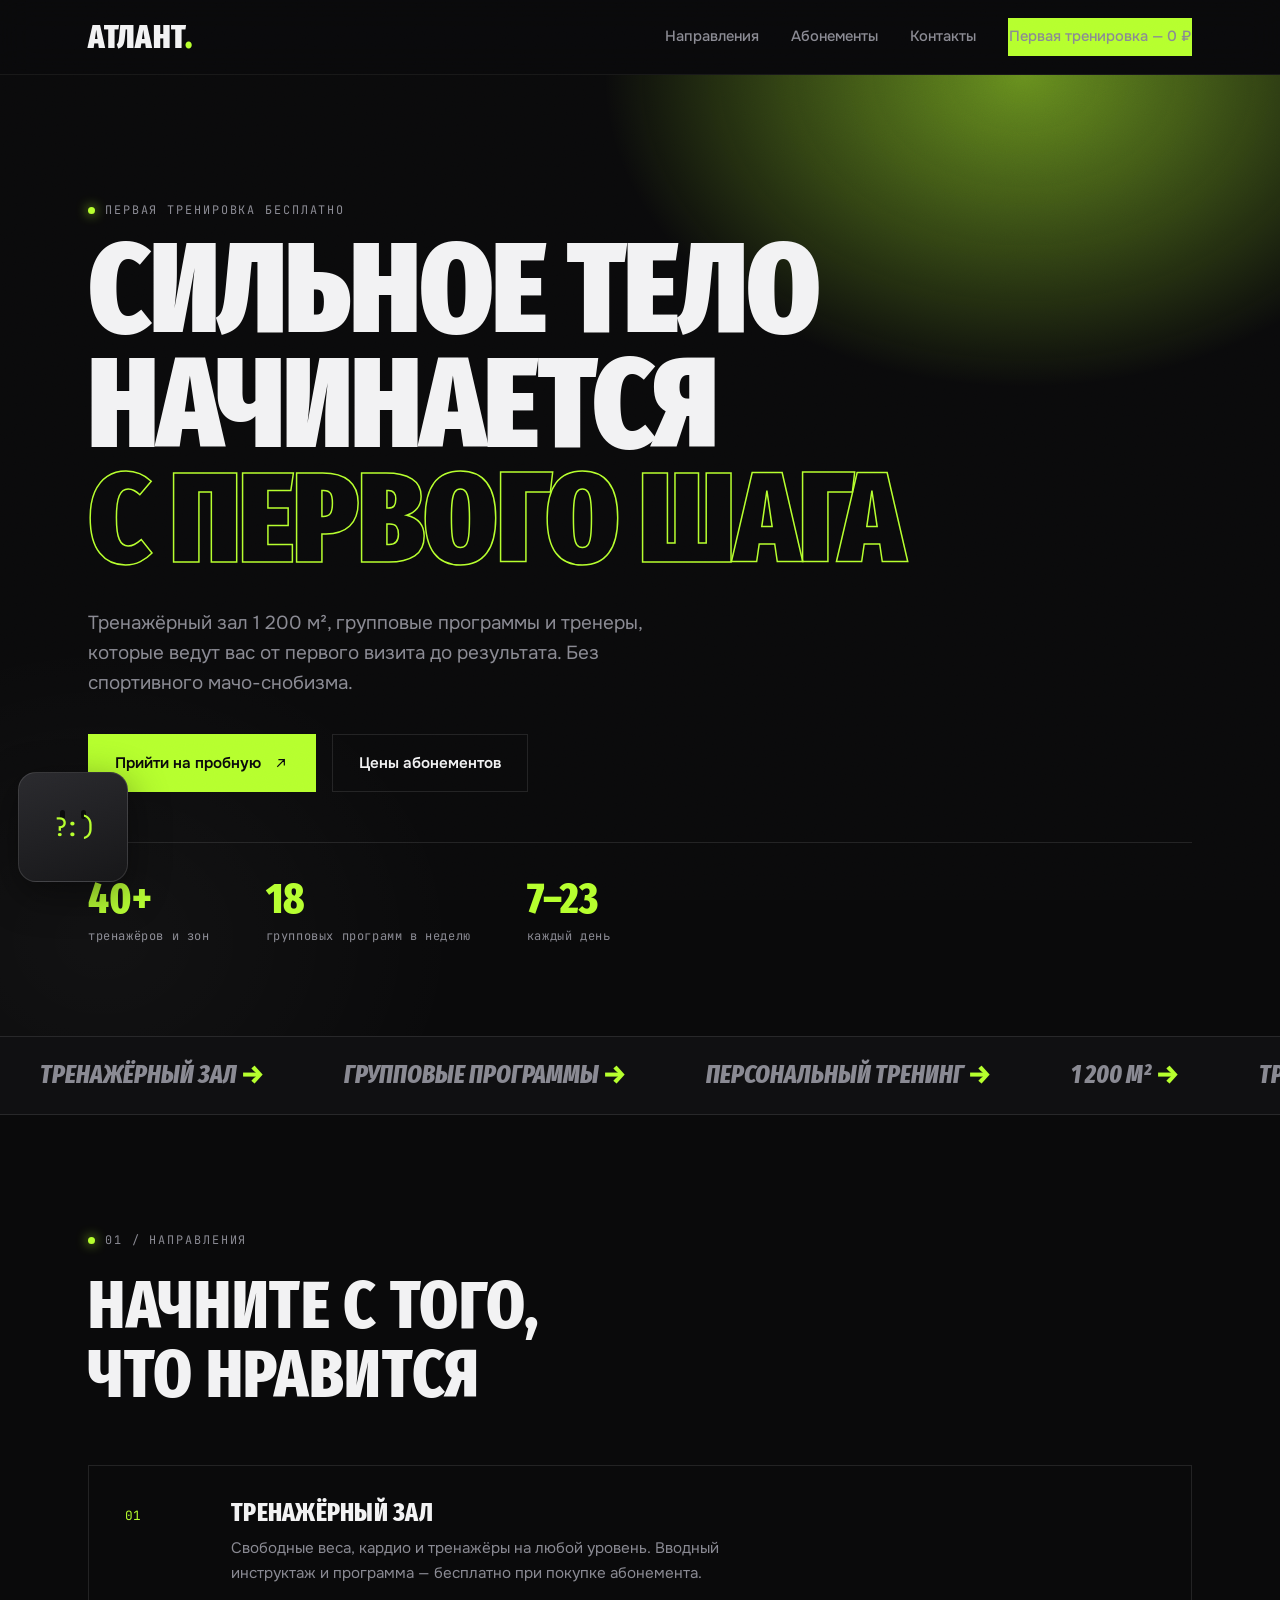
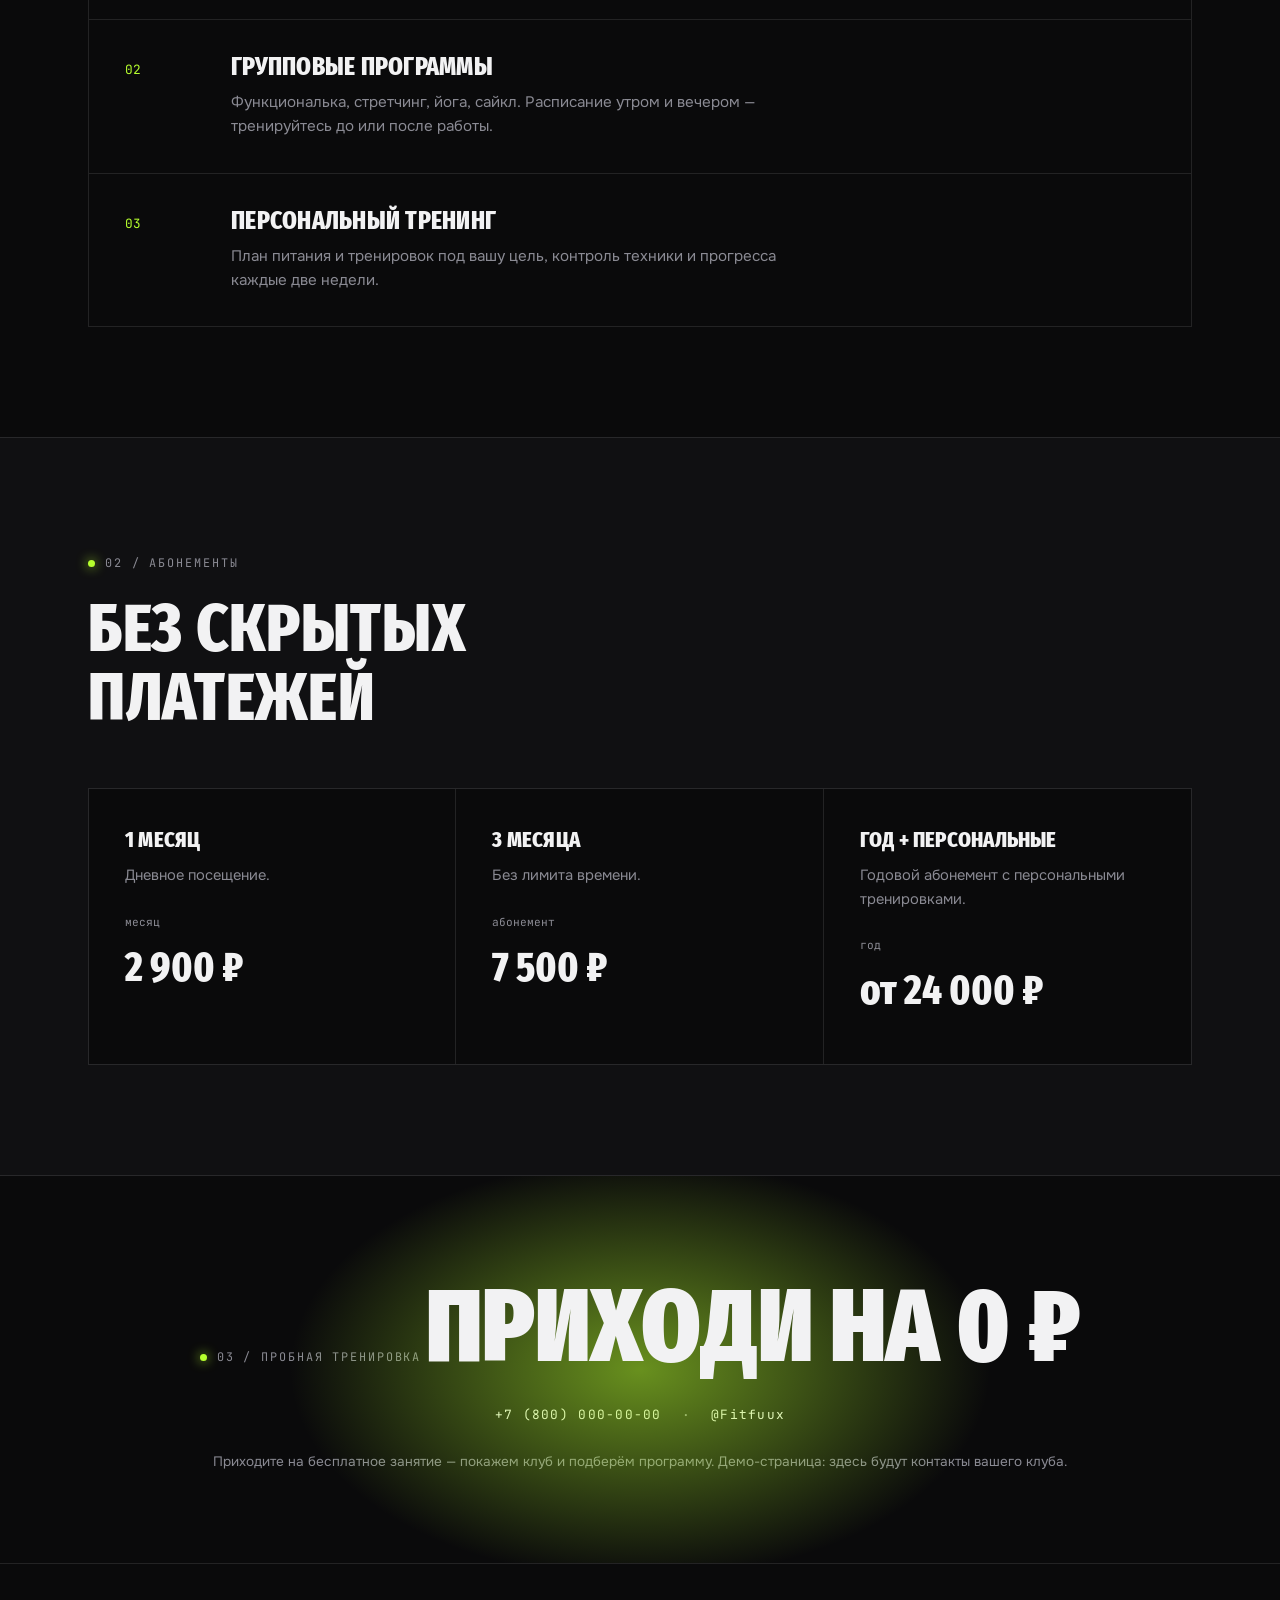
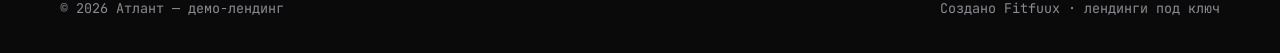
<file: fitness.html>
<!DOCTYPE html>
<html lang="ru">
<head>
  <meta charset="UTF-8">
  <meta name="viewport" content="width=device-width, initial-scale=1.0">
  <title>Фитнес-клуб «Атлант» — демо-лендинг</title>
  <meta name="description" content="Тренажёрный зал, групповые программы и тренеры. Демо-лендинг для фитнес-клуба от Fitfuux.">
  <meta name="theme-color" content="#0a0a0b">
  <link rel="preconnect" href="https://fonts.googleapis.com">
  <link rel="preconnect" href="https://fonts.gstatic.com" crossorigin>
  <link rel="stylesheet" href="https://fonts.googleapis.com/css2?family=Fira+Sans+Extra+Condensed:ital,wght@0,500;0,600;0,700;0,800;0,900;1,700;1,800&family=JetBrains+Mono:wght@400;500;700&family=Onest:wght@400;500;600&display=swap">
  <style>
    :root{--bg:#0a0a0b;--bg-2:#101012;--line:rgba(255,255,255,.1);--line-soft:rgba(255,255,255,.06);--text:#f2f2f3;--muted:#8a8a93;--acid:#b6ff2e;--acid-dim:rgba(182,255,46,.55);--cond:"Fira Sans Extra Condensed","Arial Narrow",sans-serif;--mono:"JetBrains Mono",monospace;--body:"Onest",system-ui,sans-serif;--container:1160px;--ease:cubic-bezier(.22,1,.36,1)}
    *{margin:0;padding:0;box-sizing:border-box}html{scroll-behavior:smooth;overflow-x:hidden}body{background:var(--bg);color:var(--text);font-family:var(--body);font-size:17px;line-height:1.6;overflow-x:hidden;-webkit-font-smoothing:antialiased}
    .grain{position:fixed;inset:0;z-index:60;pointer-events:none;opacity:.06;mix-blend-mode:overlay;background-image:url("data:image/svg+xml,%3Csvg xmlns='http://www.w3.org/2000/svg' width='200' height='200'%3E%3Cfilter id='n'%3E%3CfeTurbulence type='fractalNoise' baseFrequency='.9' numOctaves='2'/%3E%3C/filter%3E%3Crect width='100%25' height='100%25' filter='url(%23n)'/%3E%3C/svg%3E");background-size:200px 200px}
    .container{max-width:var(--container);margin:0 auto;padding:0 28px}::selection{background:var(--acid);color:#0a0a0b}
    h1,h2,h3{font-family:var(--cond);font-weight:800;line-height:1.02;text-transform:uppercase;letter-spacing:.01em}
    .eyebrow{font-family:var(--mono);font-size:.74rem;letter-spacing:.16em;text-transform:uppercase;color:var(--muted);display:inline-flex;align-items:center;gap:10px;margin-bottom:22px}.eyebrow .dot{width:7px;height:7px;border-radius:50%;background:var(--acid);box-shadow:0 0 12px var(--acid);animation:pulse 2s infinite}@keyframes pulse{0%,100%{opacity:1}50%{opacity:.35}}
    .h-xl{font-size:clamp(2.4rem,6vw,4.2rem);margin-bottom:20px}.section{padding:110px 0;position:relative}.section__head{margin-bottom:56px}
    .btn{display:inline-flex;align-items:center;gap:12px;padding:16px 26px;font-family:var(--body);font-weight:600;font-size:.95rem;text-decoration:none;border:1px solid transparent;cursor:pointer;transition:transform .2s var(--ease),background .2s ease,color .2s ease,border-color .2s ease;position:relative;overflow:hidden}.btn .ico{width:16px;height:16px;flex-shrink:0;transition:transform .25s var(--ease)}.btn:hover .ico{transform:translateX(4px)}
    .btn--acid{background:var(--acid);color:#0a0a0b}.btn--acid:hover{transform:translateY(-2px);box-shadow:0 16px 40px var(--acid-dim)}.btn--ghost{border-color:var(--line);color:var(--text);background:transparent}.btn--ghost:hover{border-color:var(--acid);color:var(--acid);transform:translateY(-2px)}.btn--sm{padding:12px 20px;font-size:.88rem}.btn::before{content:"";position:absolute;top:0;left:-100%;width:60%;height:100%;background:linear-gradient(100deg,transparent,rgba(255,255,255,.35),transparent);transform:skewX(-20deg);animation:sheen 4.5s infinite}@keyframes sheen{0%,60%{left:-100%}100%{left:200%}}
    .site-header{position:sticky;top:0;z-index:50;background:rgba(10,10,11,.82);backdrop-filter:blur(16px);border-bottom:1px solid var(--line-soft)}.hdr-inner{display:flex;align-items:center;justify-content:space-between;min-height:74px;gap:24px}
    .logo{display:inline-flex;align-items:center;gap:12px;text-decoration:none;color:var(--text);line-height:1}.logo .fit{font-family:var(--cond);font-weight:900;text-transform:uppercase;font-size:2rem;letter-spacing:.02em;color:var(--text);transition:letter-spacing .3s var(--ease)}.logo .fit .x{color:var(--acid)}.logo:hover .fit{letter-spacing:.06em}
    .site-nav{display:flex;align-items:center;gap:32px}.site-nav>a{color:var(--muted);text-decoration:none;font-size:.92rem;font-weight:500;position:relative;padding:6px 0;transition:color .2s ease}.site-nav>a:hover{color:var(--text)}.site-nav>a::after{content:"";position:absolute;left:0;bottom:0;width:0;height:2px;background:var(--acid);transition:width .3s var(--ease)}.site-nav>a:hover::after{width:100%}.site-nav>a.btn::after{display:none}
    .burger{display:none;flex-direction:column;gap:6px;background:none;border:1px solid var(--line);padding:13px 12px;cursor:pointer;border-radius:4px}.burger i{width:22px;height:2px;background:var(--text);transition:transform .25s var(--ease),opacity .2s ease}.burger.is-open i:nth-child(1){transform:translateY(8px) rotate(45deg)}.burger.is-open i:nth-child(2){transform:translateY(0) rotate(-45deg)}
    .hero{position:relative;padding:120px 0 90px;overflow:hidden}.hero::before{content:"";position:absolute;inset:0;pointer-events:none;background:radial-gradient(700px 520px at 80% 0%,var(--acid-dim),transparent 60%),radial-gradient(600px 500px at 8% 90%,rgba(255,255,255,.035),transparent 60%)}
    .hero-type{font-family:var(--cond);font-weight:900;line-height:.9;text-transform:uppercase;font-size:clamp(3rem,10vw,8.2rem);letter-spacing:-.01em;margin:-10px 0 6px}.hero-type .t-line{display:block;overflow:hidden}.hero-type .t-line>span{display:inline-block;animation:rise 1s var(--ease) both}.hero-type .t-line--2{color:transparent;-webkit-text-stroke:1.5px var(--acid);margin-bottom:30px}@keyframes rise{from{transform:translateY(110%);opacity:0}to{transform:none;opacity:1}}
    .hero-sr{position:absolute;width:1px;height:1px;overflow:hidden;clip:rect(0 0 0 0);clip-path:inset(50%);white-space:nowrap}
    .hero-lead{color:var(--muted);font-size:clamp(1rem,1.7vw,1.18rem);max-width:600px;margin-bottom:36px}.hero-actions{display:flex;flex-wrap:wrap;gap:16px;margin-bottom:50px}
    .hero-stats{display:flex;flex-wrap:wrap;gap:56px;border-top:1px solid var(--line);padding-top:34px}.hero-stat dt{font-family:var(--cond);font-size:clamp(2rem,3.4vw,2.8rem);font-weight:800;color:var(--acid);line-height:1}.hero-stat dd{font-family:var(--mono);font-size:.75rem;color:var(--muted);margin-top:6px;letter-spacing:.05em}
    .ticker{border-top:1px solid var(--line);border-bottom:1px solid var(--line);background:var(--bg-2);overflow:hidden}.ticker__track{display:flex;width:max-content;white-space:nowrap;animation:tick 22s linear infinite;padding:18px 0}.ticker:hover .ticker__track{animation-play-state:paused}.ticker__track span{font-family:var(--cond);font-style:italic;font-weight:800;text-transform:uppercase;font-size:1.6rem;color:var(--muted);margin:0 40px}.ticker__track b{color:var(--acid);font-weight:900}@keyframes tick{to{transform:translateX(-50%)}}
    .cards{list-style:none;border:1px solid var(--line)}.card{display:grid;grid-template-columns:80px 1fr;gap:26px;padding:34px 36px;border-bottom:1px solid var(--line);align-items:start;transition:padding-left .3s var(--ease),background .3s ease}.card:last-child{border-bottom:none}.card:hover{padding-left:48px;background:var(--bg-2)}.card .n{font-family:var(--mono);font-size:.8rem;color:var(--acid);padding-top:6px}.card h3{font-size:1.6rem;margin-bottom:10px}.card p{color:var(--muted);font-size:.95rem;max-width:560px}
    .price-grid{display:grid;grid-template-columns:repeat(3,1fr);gap:0;border:1px solid var(--line)}.price-card{padding:40px 36px;border-right:1px solid var(--line);background:var(--bg);position:relative;transition:background .3s ease}.price-card:last-child{border-right:none}.price-card:hover{background:var(--bg-2)}.price-card h3{font-size:1.4rem;margin-bottom:12px}.price-card p{color:var(--muted);font-size:.92rem;margin-bottom:26px}.price-card .val{font-family:var(--cond);font-size:2.6rem;font-weight:800}.price-card .val small{font-family:var(--mono);font-size:.7rem;color:var(--muted);font-weight:400;display:block;margin-bottom:2px}.price-card::after{content:"";position:absolute;top:0;left:0;right:0;height:3px;background:var(--acid);transform:scaleX(0);transform-origin:left;transition:transform .4s var(--ease)}.price-card:hover::after{transform:scaleX(1)}
    .cta{text-align:center;padding:100px 0 90px;position:relative;overflow:hidden}.cta::before{content:"";position:absolute;inset:0;background:radial-gradient(500px 300px at 50% 50%,var(--acid-dim),transparent 70%)}.cta .big{display:inline-block;font-family:var(--cond);font-weight:900;text-transform:uppercase;font-size:clamp(2.6rem,8vw,6.5rem);color:var(--text);text-decoration:none;line-height:1;transition:color .3s ease;position:relative}.cta .big:hover{color:var(--acid)}.cta .big span{display:block}.cta .big-sub{font-family:var(--mono);font-size:.8rem;letter-spacing:.1em;color:var(--muted);margin-top:16px;display:flex;align-items:center;gap:20px;justify-content:center;flex-wrap:wrap}.cta .big-sub a{color:var(--text);text-decoration:none}.cta .big-sub a:hover{color:var(--acid)}
    .site-footer{border-top:1px solid var(--line)}.footer-inner{display:flex;align-items:center;justify-content:space-between;flex-wrap:wrap;gap:14px;color:var(--muted);font-size:.84rem;font-family:var(--mono);padding:34px 0}.footer-inner a{color:var(--muted);text-decoration:none}.footer-inner a:hover{color:var(--acid)}
    .reveal{opacity:0;transform:translateY(44px);transition:opacity .8s var(--ease),transform .8s var(--ease)}.reveal.in{opacity:1;transform:none}[data-delay="1"]{transition-delay:.1s}[data-delay="2"]{transition-delay:.2s}[data-delay="3"]{transition-delay:.3s}
    @media(max-width:960px){.burger{display:flex}.site-nav{position:absolute;top:74px;left:0;right:0;flex-direction:column;align-items:stretch;gap:0;background:var(--bg-2);border-bottom:1px solid var(--line);padding:16px 28px 24px;transform:translateY(-10px);opacity:0;pointer-events:none;transition:opacity .3s ease,transform .3s var(--ease)}.site-nav.is-open{opacity:1;pointer-events:auto;transform:none}.site-nav>a{padding:14px 0;border-bottom:1px solid var(--line-soft);font-size:1rem}.site-nav>a.btn{margin-top:18px;text-align:center;border-bottom:none;justify-content:center}.hero{padding:70px 0 70px}.hero-stats{gap:28px}.card{grid-template-columns:1fr;gap:10px;padding:28px}.price-grid{grid-template-columns:1fr}.price-card{border-right:none;border-bottom:1px solid var(--line)}.price-card:last-child{border-bottom:none}.section{padding:80px 0}}
    @media(prefers-reduced-motion:reduce){html{scroll-behavior:auto}*,*::before,*::after{animation:none!important;transition-duration:.01ms!important}.reveal{opacity:1;transform:none}}
  </style>
</head>
<body>
<div class="grain" aria-hidden="true"></div>
<header class="site-header">
  <div class="container hdr-inner">
    <a class="logo" href="#top"><span class="fit">Атлант<span class="x">.</span></span></a>
    <button class="burger" type="button" aria-label="Открыть меню" aria-expanded="false"><i></i><i></i></button>
    <nav class="site-nav">
      <a href="#services">Направления</a><a href="#prices">Абонементы</a><a href="#contact">Контакты</a>
      <a class="btn btn--acid btn--sm" href="#contact">Первая тренировка — 0 ₽</a>
    </nav>
  </div>
</header>
<main id="top">
  <section class="hero">
    <div class="container">
      <p class="eyebrow"><span class="dot"></span>Первая тренировка бесплатно</p>
      <div class="hero-type">
        <span class="t-line"><span style="animation-delay:.05s">Сильное тело</span></span>
        <span class="t-line"><span style="animation-delay:.15s">начинается</span></span>
        <span class="t-line t-line--2"><span style="animation-delay:.25s">с первого шага</span></span>
      </div>
      <h1 class="hero-sr">Фитнес-клуб «Атлант» — первая тренировка бесплатно</h1>
      <p class="hero-lead">Тренажёрный зал 1 200 м², групповые программы и тренеры, которые ведут вас от первого визита до результата. Без спортивного мачо-снобизма.</p>
      <div class="hero-actions">
        <a class="btn btn--acid" href="#contact">Прийти на пробную <svg class="ico" viewBox="0 0 24 24" aria-hidden="true"><path d="M7 17 17 7M9 7h8v8" fill="none" stroke="currentColor" stroke-width="1.8" stroke-linecap="square"/></svg></a>
        <a class="btn btn--ghost" href="#prices">Цены абонементов</a>
      </div>
      <dl class="hero-stats">
        <div class="hero-stat"><dt>40+</dt><dd>тренажёров и зон</dd></div>
        <div class="hero-stat"><dt>18</dt><dd>групповых программ в неделю</dd></div>
        <div class="hero-stat"><dt>7–23</dt><dd>каждый день</dd></div>
      </dl>
    </div>
  </section>
  <div class="ticker" aria-hidden="true">
    <div class="ticker__track">
      <span>Тренажёрный зал<b> →</b></span><span>Групповые программы<b> →</b></span><span>Персональный тренинг<b> →</b></span><span>1 200 м²<b> →</b></span>
      <span>Тренажёрный зал<b> →</b></span><span>Групповые программы<b> →</b></span><span>Персональный тренинг<b> →</b></span><span>1 200 м²<b> →</b></span>
    </div>
  </div>
  <section class="section" id="services">
    <div class="container">
      <div class="section__head">
        <p class="eyebrow reveal"><span class="dot"></span>01 / Направления</p>
        <h2 class="h-xl reveal" data-delay="1">Начните с того,<br>что нравится</h2>
      </div>
      <ol class="cards">
        <li class="card reveal"><span class="n">01</span><div><h3>Тренажёрный зал</h3><p>Свободные веса, кардио и тренажёры на любой уровень. Вводный инструктаж и программа — бесплатно при покупке абонемента.</p></div></li>
        <li class="card reveal" data-delay="1"><span class="n">02</span><div><h3>Групповые программы</h3><p>Функциональка, стретчинг, йога, сайкл. Расписание утром и вечером — тренируйтесь до или после работы.</p></div></li>
        <li class="card reveal" data-delay="2"><span class="n">03</span><div><h3>Персональный тренинг</h3><p>План питания и тренировок под вашу цель, контроль техники и прогресса каждые две недели.</p></div></li>
      </ol>
    </div>
  </section>
  <section class="section" id="prices" style="background:var(--bg-2);border-top:1px solid var(--line);border-bottom:1px solid var(--line)">
    <div class="container">
      <div class="section__head">
        <p class="eyebrow reveal"><span class="dot"></span>02 / Абонементы</p>
        <h2 class="h-xl reveal" data-delay="1">Без скрытых<br>платежей</h2>
      </div>
      <div class="price-grid">
        <div class="price-card reveal" data-delay="1"><h3>1 месяц</h3><p>Дневное посещение.</p><div class="val"><small>месяц</small>2 900 ₽</div></div>
        <div class="price-card reveal" data-delay="2"><h3>3 месяца</h3><p>Без лимита времени.</p><div class="val"><small>абонемент</small>7 500 ₽</div></div>
        <div class="price-card reveal" data-delay="3"><h3>Год + персональные</h3><p>Годовой абонемент с персональными тренировками.</p><div class="val"><small>год</small>от 24 000 ₽</div></div>
      </div>
    </div>
  </section>
  <section class="cta" id="contact">
    <div class="container">
      <p class="eyebrow"><span class="dot"></span>03 / Пробная тренировка</p>
      <a class="big" href="tel:+78000000000"><span>Приходи на 0 ₽</span></a>
      <p class="big-sub">
        <a href="tel:+78000000000">+7 (800) 000-00-00</a>
        <span>·</span>
        <a href="https://t.me/Fitfuux">@Fitfuux</a>
      </p>
      <p style="color:var(--muted);font-size:.85rem;margin-top:26px">Приходите на бесплатное занятие — покажем клуб и подберём программу. Демо-страница: здесь будут контакты вашего клуба.</p>
    </div>
  </section>
</main>
<footer class="site-footer">
  <div class="container footer-inner">
    <p>© <span class="year">2026</span> Атлант — демо-лендинг</p>
    <p>Создано <a href="https://lecalecaleca228-cmyk.github.io/landing/#contact">Fitfuux</a> · лендинги под ключ</p>
  </div>
</footer>
<script>
(function(){var rm=window.matchMedia("(prefers-reduced-motion: reduce)").matches;var b=document.querySelector(".burger"),n=document.querySelector(".site-nav");b.addEventListener("click",function(){var o=n.classList.toggle("is-open");b.classList.toggle("is-open",o);b.setAttribute("aria-expanded",String(o))});n.querySelectorAll("a").forEach(function(l){l.addEventListener("click",function(){n.classList.remove("is-open");b.classList.remove("is-open");b.setAttribute("aria-expanded","false")})});var r=document.querySelectorAll(".reveal");function on(){r.forEach(function(e){e.classList.add("in")})}if("IntersectionObserver" in window&&!rm){var io=new IntersectionObserver(function(en){en.forEach(function(e){if(e.isIntersecting){e.target.classList.add("in");io.unobserve(e.target)}})},{threshold:.15});r.forEach(function(e){io.observe(e)})}else{on()}document.querySelector(".year").textContent=new Date().getFullYear()})();
</script>

<div class="mascot" id="mascot" aria-hidden="true">
  <span class="mascot-arm"><i></i></span>
  <span class="mascot-eyes" aria-hidden="true"><i></i><i></i></span>
</div>
<style>
  .mascot{position:fixed;bottom:18px;left:18px;z-index:40;width:110px;height:110px;pointer-events:none;transition:opacity .4s ease;filter:drop-shadow(0 12px 20px rgba(0,0,0,.45));background:linear-gradient(160deg,#2a2a2e,#161618);border:1px solid rgba(255,255,255,.12);border-radius:18px}
  .mascot::after{content:"?:)";position:absolute;inset:0;display:flex;align-items:center;justify-content:center;font-family:var(--mono);font-size:1.6rem;color:var(--acid)}
  .mascot .mascot-eyes{position:absolute;top:34%;left:50%;transform:translateX(-50%);display:flex;gap:16px;pointer-events:none}
  .mascot .mascot-eyes i{width:5px;height:9px;background:#0a0a0b;border-radius:3px;position:relative;transition:transform .14s ease}
  .mascot-arm{display:none}
  @media(hover:hover){.mascot.aim .mascot-arm{display:block;position:absolute;top:-6px;right:-8px;width:34px;height:34px;transform-origin:bottom left;animation:point 1.4s ease infinite}}
  .mascot-arm i{position:absolute;left:0;top:0;width:34px;height:34px;border:2px solid var(--acid);border-radius:50%}
  .mascot-arm i::after{content:"";position:absolute;right:-2px;top:-7px;width:0;height:0;border-left:5px solid transparent;border-right:5px solid transparent;border-bottom:10px solid var(--acid)}
  @keyframes point{0%,100%{transform:rotate(0)}50%{transform:rotate(24deg)}}
  .mascot { will-change:transform; }
  @media (max-width:600px){.mascot{width:88px;height:88px;bottom:12px;left:12px}}
  @media (prefers-reduced-motion:reduce){.mascot .mascot-eyes i{transition:none!important}.mascot.aim .mascot-arm{animation:none}}
</style>
<script>
(function(){
  var mo=document.getElementById("mascot");
  if(!mo)return;
  var eyeL=mo.querySelector(".mascot-eyes i"),eyeR=mo.querySelector(".mascot-eyes i:nth-child(2)");
  var dim=window.matchMedia("(prefers-reduced-motion: reduce)").matches;
  var rect=function(){return mo.getBoundingClientRect()};
  var aim=false,last={x:innerWidth/2,y:innerHeight/2};
  function reach(tx,ty){
    last.x=tx;last.y=ty;var r=rect(),cx=r.left+r.width/2,cy=r.top+r.height/2;
    var dx=tx-cx,dy=ty-cy,ang=Math.atan2(dy,dx)*180/Math.PI;
    if(eyeL&&eyeR){eyeL.style.transform="translate("+(dx/26)+"px,"+(dy/26)+"px)";eyeR.style.transform="translate("+(dx/26)+"px,"+(dy/26)+"px)"}
    if(!dim)mo.classList.add("aim");window.clearTimeout(reach._t);reach._t=setTimeout(function(){mo.classList.remove("aim")},260)
  }
  window.addEventListener("pointermove",function(e){if(e.pointerType==="mouse")reach(e.clientX,e.clientY)});
  window.addEventListener("touchmove",function(e){var t=e.touches[0];if(t)reach(t.clientX,t.clientY)},{passive:true});
  window.addEventListener("pointerdown",function(e){
    reach(e.clientX,e.clientY);
    burst(e.clientX,e.clientY);
  });
  document.addEventListener("click",function(e){reach(e.clientX,e.clientY)},{capture:true,passive:true});
  function burst(x,y){var s=document.createElement("i");s.className="mc-burst";s.style.cssText="position:fixed;left:"+x+"px;top:"+y+"px;width:0;height:0;border:2px solid var(--acid);border-radius:50%;transform:translate(-50%,-50%);z-index:35;pointer-events:none;opacity:.9;transition:width .3s ease,height .3s ease,opacity .3s ease;";document.body.appendChild(s);requestAnimationFrame(function(){s.style.width="26px";s.style.height="26px";s.style.opacity="0"});setTimeout(function(){s.remove()},320)}
  var anchors=[].slice.call(document.querySelectorAll('a[href^="#"]')).map(function(a){return a.getAttribute("href")}).filter(function(h){return h&&h.length>1});
  function sectionTop(h){var el=document.querySelector(h);if(!el)return null;return el.getBoundingClientRect().top+window.scrollY}
  anchors.forEach(function(h){var a=document.querySelector('a[href="'+h+'"]');if(!a)return;var el=document.querySelector(h);if(!el)return;a.addEventListener("click",function(){var t=sectionTop(h);if(t!=null){reach(innerWidth/2,innerHeight/2);mo.classList.add("hop");window.clearTimeout(window.__mascotHop);window.__mascotHop=setTimeout(function(){mo.classList.remove("hop");reach(t<window.scrollY?innerWidth*.8:innerWidth*.2,innerHeight/2)},520)}})});
  mo.classList.add("hop");window.setTimeout(function(){mo.classList.remove("hop")},600);
})();
</script>
<style>.mascot.hop{animation:hopWiggle .6s ease}@keyframes hop{0%,100%{transform:translateY(0)}40%{transform:translateY(-14px)}}@keyframes hopWiggle{0%,100%{transform:rotate(0)}25%{transform:rotate(-4deg)}75%{transform:rotate(4deg)}}</style>
</body>
</html>
</file>
<file: assets/css/styles.css>
﻿/* =========================================================
   FITFUUX — digital studio
   Editorial dark system / warm paper accents / WebGL hero
   ========================================================= */

/* ---------- Fonts ---------- */
@font-face {
  font-family: 'Onest';
  src: url('../fonts/onest-cyr.woff2') format('woff2');
  font-weight: 400 700;
  font-style: normal;
  font-display: swap;
  unicode-range: U+0301, U+0400-045F, U+0490-0491, U+04B0-04B1, U+2116;
}
@font-face {
  font-family: 'Onest';
  src: url('../fonts/onest-lat.woff2') format('woff2');
  font-weight: 400 700;
  font-style: normal;
  font-display: swap;
  unicode-range: U+0000-00FF, U+0131, U+0152-0153, U+02BB-02BC, U+02C6, U+02DA, U+02DC, U+0304, U+0308, U+0329, U+2000-206F, U+20AC, U+2122, U+2191, U+2193, U+2212, U+2215, U+FEFF, U+FFFD;
}
@font-face {
  font-family: 'Onest';
  src: url('../fonts/onest-rub.woff2') format('woff2');
  font-weight: 400 700;
  font-style: normal;
  font-display: swap;
  unicode-range: U+20BD;
}
@font-face {
  font-family: 'Inter';
  src: url('../fonts/inter-cyr.woff2') format('woff2');
  font-weight: 400 600;
  font-style: normal;
  font-display: swap;
  unicode-range: U+0301, U+0400-045F, U+0490-0491, U+04B0-04B1, U+2116;
}
@font-face {
  font-family: 'Inter';
  src: url('../fonts/inter-lat.woff2') format('woff2');
  font-weight: 400 600;
  font-style: normal;
  font-display: swap;
  unicode-range: U+0000-00FF, U+0131, U+0152-0153, U+02BB-02BC, U+02C6, U+02DA, U+02DC, U+0304, U+0308, U+0329, U+2000-206F, U+20AC, U+2122, U+2191, U+2193, U+2212, U+2215, U+FEFF, U+FFFD;
}
@font-face {
  font-family: 'Inter';
  src: url('../fonts/inter-rub.woff2') format('woff2');
  font-weight: 400 600;
  font-style: normal;
  font-display: swap;
  unicode-range: U+20BD;
}

/* ---------- System ---------- */
:root {
  --black: #080808;
  --black-soft: #0e0e0e;
  --surface: rgba(18, 18, 18, .6);
  --surface-solid: #111111;
  --paper: #0a0a0a;
  --paper-deep: #0d0d0d;
  --ink: #edede8;
  --fg: #efefea;
  --fg-soft: #b9b9b2;
  --muted: #7d7d76;
  --faint: #55554f;
  --accent: #f0a93e;
  --accent-bright: #ffc25e;
  --accent-dark: #d6892a;
  --line: rgba(237, 237, 232, .14);
  --line-soft: rgba(237, 237, 232, .08);
  --display: 'Unbounded', 'Onest', 'Helvetica Neue', Arial, sans-serif;
  --body: 'Inter', 'Helvetica Neue', Arial, sans-serif;
  --ease: cubic-bezier(.22, 1, .36, 1);
  --ease-soft: cubic-bezier(.16, 1, .3, 1);
  --pad: clamp(20px, 4.1vw, 64px);
  --container: 1540px;
  --header-h: 92px;
  --edge: max(var(--pad), calc((100vw - var(--container)) / 2));
  --r-sm: 3px;
  --r-md: 14px;
  --r-lg: 22px;
}

*,
*::before,
*::after { box-sizing: border-box; }

html {
  background: var(--black);
  scroll-behavior: smooth;
  scroll-padding-top: calc(var(--header-h) + 18px);
  -webkit-text-size-adjust: 100%;
  text-size-adjust: 100%;
}
html.js { scroll-behavior: auto; }

body {
  margin: 0;
  min-width: 320px;
  min-height: 100vh;
  overflow-x: clip;
  background: var(--black);
  color: var(--fg);
  font-family: var(--body);
  font-size: 16px;
  font-weight: 400;
  line-height: 1.6;
  letter-spacing: -.01em;
  -webkit-font-smoothing: antialiased;
  -moz-osx-font-smoothing: grayscale;
  text-rendering: optimizeLegibility;
}
body.menu-open { overflow: hidden; }

::selection { background: var(--accent); color: var(--ink); }

h1, h2, h3, h4, p, figure, blockquote { margin: 0; }
ul, ol { margin: 0; padding: 0; list-style: none; }
img, svg, canvas { display: block; max-width: 100%; }
img { height: auto; }
a { color: inherit; text-decoration: none; -webkit-tap-highlight-color: transparent; }
button, input, textarea { font: inherit; color: inherit; }
button { border: 0; padding: 0; background: none; cursor: pointer; }
strong, b { font-weight: 600; }
em, i { font-style: normal; }

:focus { outline: none; }
:focus-visible {
  outline: 1px solid var(--accent-bright);
  outline-offset: 5px;
  border-radius: 2px;
}
.skip-link {
  position: fixed;
  top: 12px;
  left: 12px;
  z-index: 10000;
  padding: 12px 18px;
  border-radius: 999px;
  background: var(--paper);
  color: var(--ink);
  font: 600 13px/1 var(--body);
  transform: translateY(-160%);
  transition: transform .3s var(--ease);
}
.skip-link:focus { transform: none; }

.svg-sprite { position: absolute; width: 0; height: 0; overflow: hidden; }
.icon { width: 18px; height: 18px; flex: none; }
.mark-dot { fill: var(--accent); }
.page-bg .mark-dot { fill: var(--accent); }

.wrap {
  position: relative;
  width: min(calc(100% - var(--pad) * 2), var(--container));
  margin-inline: auto;
}

/* ---------- Backdrop ---------- */
.page-bg {
  position: fixed;
  inset: 0;
  z-index: 0;
  overflow: hidden;
  pointer-events: none;
  background: var(--black);
}
.page-bg picture { display: block; width: 100%; height: 100%; }
.page-bg img {
  width: 100%;
  height: 100%;
  object-fit: cover;
  object-position: center center;
  filter: brightness(.72) saturate(.73) contrast(1.06);
  transform: scale(1.045) translate3d(0, var(--bg-shift, 0px), 0);
  transform-origin: 50% 50%;
  will-change: transform;
}
.page-bg__veil,
.page-bg__vignette { position: absolute; inset: 0; display: block; pointer-events: none; }
.page-bg__veil {
  background:
    linear-gradient(90deg, rgba(8, 8, 7, .84) 0%, rgba(8, 8, 7, .64) 33%, rgba(8, 8, 7, .27) 72%, rgba(8, 8, 7, .46) 100%),
    linear-gradient(180deg, rgba(8, 8, 7, .46) 0%, rgba(8, 8, 7, .2) 20%, rgba(8, 8, 7, .63) 69%, rgba(8, 8, 7, .91) 100%);
}
.page-bg__vignette {
  background:
    radial-gradient(ellipse at 72% 27%, transparent 4%, rgba(8, 8, 7, .35) 62%, rgba(8, 8, 7, .62) 100%),
    linear-gradient(180deg, transparent 62%, rgba(8, 8, 7, .25) 86%, rgba(8, 8, 7, .72) 100%);
}
.grain {
  position: fixed;
  inset: 0;
  z-index: 9;
  pointer-events: none;
  opacity: .036;
  mix-blend-mode: soft-light;
  background-image: url("data:image/svg+xml,%3Csvg xmlns='http://www.w3.org/2000/svg' width='180' height='180' viewBox='0 0 180 180'%3E%3Cfilter id='n'%3E%3CfeTurbulence type='fractalNoise' baseFrequency='.85' numOctaves='3' stitchTiles='stitch'/%3E%3C/filter%3E%3Crect width='100%25' height='100%25' filter='url(%23n)' opacity='.72'/%3E%3C/svg%3E");
  background-size: 180px 180px;
}
.scroll-progress {
  position: fixed;
  inset: 0 0 auto;
  z-index: 120;
  height: 1px;
  pointer-events: none;
  background: rgba(255, 255, 255, .045);
}
.scroll-progress span {
  display: block;
  width: 100%;
  height: 100%;
  background: linear-gradient(90deg, var(--accent-dark), var(--accent-bright));
  transform: scaleX(var(--progress, 0));
  transform-origin: left center;
}

/* ---------- Cursor ---------- */
.cursor { display: none; }
html.has-cursor,
html.has-cursor * { cursor: none; }
html.has-cursor input,
html.has-cursor textarea,
html.has-cursor select { cursor: text; }
html.has-cursor .cursor {
  position: fixed;
  top: 0;
  left: 0;
  z-index: 1000;
  display: block;
  width: 10px;
  height: 10px;
  margin: -5px 0 0 -5px;
  border-radius: 50%;
  pointer-events: none;
  mix-blend-mode: difference;
  transition: width .4s var(--ease), height .4s var(--ease), margin .4s var(--ease), opacity .25s ease, background-color .35s ease;
  will-change: transform;
}
.cursor__dot {
  position: absolute;
  inset: 0;
  border-radius: inherit;
  background: #f6f1e7;
}
.cursor__label {
  position: absolute;
  inset: 0;
  display: grid;
  place-items: center;
  color: #070706;
  font: 500 9px/1 var(--body);
  letter-spacing: .12em;
  text-transform: uppercase;
  opacity: 0;
  transition: opacity .2s ease;
  white-space: nowrap;
}
html.has-cursor .cursor.is-link {
  width: 38px;
  height: 38px;
  margin: -19px 0 0 -19px;
  background: transparent;
  border: 1px solid rgba(244, 239, 229, .7);
  mix-blend-mode: difference;
}
.cursor.is-link .cursor__dot {
  inset: 50% auto auto 50%;
  width: 4px;
  height: 4px;
  margin: -2px 0 0 -2px;
}
.cursor.is-link .cursor__label { opacity: 0; }
html.has-cursor .cursor.is-hover {
  width: 70px;
  height: 70px;
  margin: -35px 0 0 -35px;
  border: 0;
  background: #f4efe5;
  mix-blend-mode: normal;
}
.cursor.is-hover .cursor__dot { opacity: 0; }
.cursor.is-hover .cursor__label { opacity: 1; }
html.has-cursor .cursor.is-hidden { opacity: 0; }

/* ---------- Reusable text ---------- */
.micro,
.eyebrow {
  font-family: var(--body);
  font-size: 11px;
  font-weight: 500;
  line-height: 1.45;
  letter-spacing: .18em;
  text-transform: uppercase;
  color: var(--muted);
}
.eyebrow { display: flex; align-items: center; gap: 9px; }
.eyebrow--right { justify-content: flex-end; text-align: right; }
.slash { color: var(--faint); padding-inline: 2px; }
.status-dot {
  display: inline-block;
  width: 5px;
  height: 5px;
  flex: none;
  border-radius: 50%;
  background: var(--accent);
  box-shadow: 0 0 0 4px rgba(199, 167, 122, .09);
}
.section-index {
  display: flex;
  align-items: center;
  gap: 9px;
  font-family: var(--body);
  font-size: 11px;
  font-weight: 500;
  letter-spacing: .17em;
  line-height: 1.45;
  text-transform: uppercase;
  color: var(--fg-soft);
}
.section-index span { color: var(--accent); }
.lead {
  font-size: clamp(15px, 1.15vw, 18px);
  line-height: 1.62;
  letter-spacing: -.012em;
  color: var(--fg-soft);
}
.text-link {
  display: inline-flex;
  align-items: center;
  gap: 9px;
  margin-top: 24px;
  padding-bottom: 5px;
  border-bottom: 1px solid var(--line);
  color: var(--fg);
  font-size: 12px;
  font-weight: 500;
  letter-spacing: .04em;
  transition: color .3s ease, border-color .3s ease;
}
.text-link .icon { width: 14px; height: 14px; transition: transform .4s var(--ease); }
.text-link:hover { color: var(--accent-bright); border-color: var(--accent); }
.text-link:hover .icon { transform: translate(3px, -3px); }
.text-link--light { color: var(--fg); }
.inline-link {
  display: inline-flex;
  align-items: center;
  gap: 6px;
  color: var(--fg);
  border-bottom: 1px solid var(--line);
  transition: color .3s ease, border-color .3s ease;
}
.inline-link .icon { width: 13px; height: 13px; }
.inline-link:hover { color: var(--accent-bright); border-color: var(--accent); }

/* ---------- Buttons ---------- */
.btn {
  position: relative;
  display: inline-flex;
  align-items: center;
  justify-content: center;
  gap: 15px;
  min-height: 58px;
  padding: 0 20px 0 26px;
  overflow: hidden;
  border: 1px solid transparent;
  border-radius: 999px;
  font-family: var(--body);
  font-size: 13px;
  font-weight: 500;
  line-height: 1;
  letter-spacing: .015em;
  white-space: nowrap;
  transition: color .35s ease, background-color .35s ease, border-color .35s ease, transform .45s var(--ease), box-shadow .45s var(--ease);
  will-change: transform;
}
.btn::before {
  content: "";
  position: absolute;
  inset: 0;
  z-index: 0;
  border-radius: inherit;
  background: radial-gradient(circle at 50% 120%, rgba(255, 255, 255, .24), transparent 58%);
  opacity: 0;
  transition: opacity .4s ease;
}
.btn > span { position: relative; z-index: 1; }
.btn__orb {
  display: grid;
  width: 34px;
  height: 34px;
  place-items: center;
  border-radius: 50%;
  transition: transform .45s var(--ease), background-color .35s ease, color .35s ease;
}
.btn__orb .icon { width: 15px; height: 15px; }
.btn--primary { background: var(--paper); color: var(--ink); }
.btn--primary .btn__orb { background: var(--ink); color: var(--paper); }
.btn--primary:hover {
  background: var(--accent-bright);
  transform: translateY(-3px);
  box-shadow: 0 22px 55px -24px rgba(225, 196, 155, .55);
}
.btn--primary:hover::before { opacity: 1; }
.btn--primary:hover .btn__orb { background: var(--ink); color: var(--paper); transform: rotate(45deg); }
.btn--ghost {
  border-color: var(--line);
  background: rgba(13, 13, 12, .18);
  color: var(--fg);
  backdrop-filter: blur(12px);
  -webkit-backdrop-filter: blur(12px);
}
.btn--ghost:hover {
  border-color: rgba(237, 231, 219, .33);
  background: rgba(238, 232, 220, .075);
  transform: translateY(-3px);
}
.btn__count {
  display: grid;
  width: 31px;
  height: 31px;
  place-items: center;
  margin-left: 2px;
  border: 1px solid var(--line);
  border-radius: 50%;
  color: var(--muted);
  font-size: 9px;
  letter-spacing: .04em;
}
.btn--header {
  min-height: 45px;
  padding: 0 13px 0 18px;
  border-color: var(--line);
  background: rgba(10, 10, 9, .28);
  color: var(--fg);
  backdrop-filter: blur(12px);
  -webkit-backdrop-filter: blur(12px);
}
.btn--header .btn__orb { width: 27px; height: 27px; background: var(--fg); color: var(--ink); }
.btn--header .btn__orb .icon { width: 13px; height: 13px; }
.btn--header:hover { border-color: rgba(237, 231, 219, .4); background: rgba(238, 232, 220, .08); transform: translateY(-2px); }
.btn--header:hover .btn__orb { transform: rotate(45deg); }
.btn--card {
  width: 100%;
  min-height: 52px;
  margin-top: 32px;
  border-color: var(--line);
  color: var(--fg);
  background: transparent;
}
.btn--card .btn__orb { width: 28px; height: 28px; border: 1px solid var(--line); }
.btn--card:hover { border-color: var(--accent); color: var(--ink); background: var(--accent-bright); transform: translateY(-2px); }
.btn--card:hover .btn__orb { background: var(--ink); color: var(--paper); border-color: var(--ink); }
.price-card--featured .btn--primary { width: 100%; margin-top: 32px; }
.price-card--featured .btn--primary:hover { background: var(--paper); }

.round-btn {
  display: grid;
  width: 46px;
  height: 46px;
  place-items: center;
  border: 1px solid var(--line);
  border-radius: 50%;
  color: var(--fg);
  transition: background-color .3s ease, color .3s ease, border-color .3s ease, transform .35s var(--ease), opacity .3s ease;
}
.round-btn .icon { width: 17px; height: 17px; }
.round-btn--next .icon { transform: rotate(180deg); }
.round-btn:hover { background: var(--paper); color: var(--ink); border-color: var(--paper); transform: translateY(-2px); }
.round-btn:disabled { opacity: .28; pointer-events: none; }

/* ---------- Header ---------- */
.site-header {
  position: fixed;
  inset: 0 0 auto;
  z-index: 100;
  transition: background-color .4s ease, transform .6s var(--ease);
}
.site-header::before {
  content: "";
  position: absolute;
  inset: 0;
  z-index: -1;
  border-bottom: 1px solid transparent;
  background: linear-gradient(180deg, rgba(8, 8, 7, .54) 0%, rgba(8, 8, 7, .12) 70%, transparent 100%);
  transition: background-color .4s ease, border-color .4s ease, backdrop-filter .4s ease;
}
.site-header.is-scrolled::before {
  border-bottom-color: var(--line-soft);
  background: rgba(8, 8, 7, .74);
  backdrop-filter: blur(20px) saturate(1.2);
  -webkit-backdrop-filter: blur(20px) saturate(1.2);
}
.site-header.on-light::before {
  border-bottom-color: rgba(11, 11, 10, .12);
  background: rgba(238, 232, 220, .9);
  backdrop-filter: blur(20px) saturate(1.15);
  -webkit-backdrop-filter: blur(20px) saturate(1.15);
}
.site-header.on-light .brand,
.site-header.on-light .brand__mark,
.site-header.on-light .nav a:hover,
.site-header.on-light .nav a.is-active,
.site-header.on-light .header__tg:hover,
.site-header.on-light .menu-btn { color: var(--ink); }
.site-header.on-light .brand__tag { color: rgba(11, 11, 10, .46); }
.site-header.on-light .nav a { color: rgba(11, 11, 10, .54); }
.site-header.on-light .nav a::after { background: var(--accent-dark); }
.site-header.on-light .header__tg { color: rgba(11, 11, 10, .56); }
.site-header.on-light .status-dot { background: var(--accent-dark); box-shadow: 0 0 0 4px rgba(142, 112, 74, .1); }
.site-header.on-light .btn--header {
  border-color: rgba(11, 11, 10, .18);
  background: rgba(255, 255, 255, .22);
  color: var(--ink);
}
.site-header.on-light .btn--header .btn__orb { background: var(--ink); color: var(--paper); }
.site-header.on-light .btn--header:hover { border-color: rgba(11, 11, 10, .35); background: rgba(255, 255, 255, .4); }
.header__inner {
  display: grid;
  grid-template-columns: 1fr auto 1fr;
  align-items: center;
  gap: 30px;
  width: min(calc(100% - var(--pad) * 2), var(--container));
  height: var(--header-h);
  margin-inline: auto;
}
.brand {
  display: inline-flex;
  align-items: center;
  gap: 11px;
  width: max-content;
  color: var(--fg);
}
.brand__mark { width: 29px; height: 29px; color: var(--fg); transition: transform .6s var(--ease); }
.brand__lockup { display: flex; flex-direction: column; gap: 3px; }
.brand__word {
  font-family: var(--display);
  font-size: 15px;
  font-weight: 650;
  line-height: .88;
  letter-spacing: .16em;
  text-transform: uppercase;
}
.brand__tag {
  font-family: var(--body);
  font-size: 6.5px;
  font-weight: 500;
  line-height: 1;
  letter-spacing: .29em;
  text-transform: uppercase;
  color: var(--muted);
}
.brand:hover .brand__mark { transform: rotate(-9deg) scale(1.04); }
.nav { display: flex; align-items: center; gap: clamp(17px, 2.2vw, 34px); }
.nav a {
  position: relative;
  padding: 7px 0;
  color: var(--muted);
  font-family: var(--body);
  font-size: 11.5px;
  font-weight: 500;
  letter-spacing: .1em;
  line-height: 1;
  text-transform: uppercase;
  transition: color .3s ease;
}
.nav a::after {
  content: "";
  position: absolute;
  bottom: 0;
  left: 0;
  width: 100%;
  height: 1px;
  background: var(--accent);
  transform: scaleX(0);
  transform-origin: right center;
  transition: transform .45s var(--ease);
}
.nav a:hover,
.nav a.is-active { color: var(--fg); }
.nav a:hover::after,
.nav a.is-active::after { transform: scaleX(1); transform-origin: left center; }
.header__actions { display: flex; align-items: center; justify-content: flex-end; gap: 20px; }
.header__tg {
  display: inline-flex;
  align-items: center;
  gap: 8px;
  color: var(--muted);
  font-size: 11px;
  font-weight: 500;
  letter-spacing: .08em;
  text-transform: uppercase;
  transition: color .3s ease;
}
.header__tg:hover { color: var(--fg); }
.menu-btn {
  display: none;
  align-items: center;
  justify-content: flex-end;
  gap: 11px;
  min-width: 86px;
  min-height: 46px;
  margin-right: -10px;
  padding: 8px 10px;
  color: var(--fg);
}
.menu-btn__text {
  font-size: 10px;
  font-weight: 500;
  letter-spacing: .14em;
  text-transform: uppercase;
}
.menu-btn__bars { display: flex; flex-direction: column; gap: 4px; width: 20px; }
.menu-btn__bars i { display: block; height: 1px; background: currentColor; transition: transform .35s var(--ease), width .35s var(--ease); }
.menu-btn__bars i:last-child { width: 13px; margin-left: auto; }
.menu-open .menu-btn__bars i:first-child { transform: translateY(2.5px) rotate(45deg); }
.menu-open .menu-btn__bars i:last-child { width: 20px; transform: translateY(-2.5px) rotate(-45deg); }

/* ---------- Mobile menu ---------- */
.mobile-menu {
  position: fixed;
  inset: 0;
  z-index: 90;
  display: flex;
  visibility: hidden;
  overflow: auto;
  background: rgba(8, 8, 7, .97);
  opacity: 0;
  pointer-events: none;
  transition: opacity .5s var(--ease), visibility .5s;
}
.mobile-menu::before {
  content: "F";
  position: absolute;
  right: -3vw;
  bottom: -13vw;
  color: rgba(238, 232, 220, .026);
  font-family: var(--display);
  font-size: min(76vw, 680px);
  font-weight: 650;
  line-height: .7;
  pointer-events: none;
}
.mobile-menu__inner {
  display: flex;
  flex-direction: column;
  width: 100%;
  padding: calc(var(--header-h) + 28px) var(--pad) max(30px, env(safe-area-inset-bottom));
}
.mobile-menu__label {
  color: var(--muted);
  font-size: 9px;
  font-weight: 500;
  letter-spacing: .2em;
  text-transform: uppercase;
}
.mobile-menu__nav { display: flex; flex-direction: column; margin-top: 24px; border-top: 1px solid var(--line); }
.mobile-menu__nav a {
  display: flex;
  align-items: center;
  gap: 17px;
  padding: 14px 0;
  border-bottom: 1px solid var(--line);
  color: var(--fg);
  font-family: var(--display);
  font-size: clamp(31px, 8.6vw, 47px);
  font-weight: 500;
  line-height: 1.1;
  letter-spacing: -.04em;
  opacity: 0;
  transform: translateY(18px);
  transition: opacity .5s var(--ease), transform .6s var(--ease);
}
.mobile-menu__nav a span {
  color: var(--accent);
  font-family: var(--body);
  font-size: 9px;
  font-weight: 500;
  letter-spacing: .08em;
}
.mobile-menu__nav a:nth-child(1) { transition-delay: .07s; }
.mobile-menu__nav a:nth-child(2) { transition-delay: .1s; }
.mobile-menu__nav a:nth-child(3) { transition-delay: .13s; }
.mobile-menu__nav a:nth-child(4) { transition-delay: .16s; }
.mobile-menu__nav a:nth-child(5) { transition-delay: .19s; }
.mobile-menu__nav a:nth-child(6) { transition-delay: .22s; }
.mobile-menu__nav a:nth-child(7) { transition-delay: .25s; }
.mobile-menu__foot { margin-top: auto; padding-top: 34px; }
.mobile-menu__tg {
  display: flex;
  align-items: center;
  gap: 9px;
  width: max-content;
  max-width: 100%;
  padding: 12px 17px;
  border: 1px solid var(--line);
  border-radius: 999px;
  color: var(--fg);
  font-size: 13px;
}
.mobile-menu__tg .icon { width: 16px; height: 16px; color: var(--accent); }
.mobile-menu__tg .icon--arrow { width: 13px; height: 13px; margin-left: 2px; color: var(--muted); }
.mobile-menu__phone { display: block; width: max-content; margin-top: 17px; font-size: 14px; color: var(--fg-soft); }
.mobile-menu__foot p { margin-top: 28px; font-size: 11px; line-height: 1.55; color: var(--faint); }
.menu-open .mobile-menu { visibility: visible; opacity: 1; pointer-events: auto; }
.menu-open .mobile-menu__nav a { opacity: 1; transform: none; }

/* ---------- Hero ---------- */
.hero {
  position: relative;
  z-index: 1;
  display: flex;
  min-height: max(760px, 100svh);
  flex-direction: column;
  justify-content: flex-end;
  padding-top: calc(var(--header-h) + clamp(35px, 8vh, 92px));
  padding-bottom: clamp(22px, 3.7vh, 40px);
  overflow: clip;
}
.hero::after {
  content: "";
  position: absolute;
  inset: auto 0 0;
  z-index: 1;
  height: 26%;
  pointer-events: none;
  background: linear-gradient(180deg, transparent, rgba(8, 8, 7, .52));
}
.hero__inner { z-index: 2; display: flex; flex: 1; flex-direction: column; }
.hero__topline {
  display: flex;
  align-items: center;
  justify-content: space-between;
  gap: 25px;
  padding-bottom: 15px;
  border-bottom: 1px solid var(--line-soft);
}.hero__main { margin-top: auto; padding-top: clamp(44px, 9vh, 105px); }
.hero__title {
  position: relative;
  z-index: 3;
  max-width: 12.4ch;
  font-family: var(--display);
  font-size: clamp(62px, 10.7vw, 164px);
  font-weight: 550;
  line-height: .82;
  letter-spacing: -.065em;
  text-transform: uppercase;
  color: var(--fg);
}
.hero__title .line { display: block; overflow: hidden; padding-top: .12em; padding-bottom: .04em; margin-bottom: -.06em; }
.hero__title .line > span { display: block; transform: translateY(0); }
.hero__title .title-dot { color: var(--accent); }
.hero__title .line--last > span {
  background: linear-gradient(104deg, var(--fg) 5%, var(--accent-bright) 53%, #8e7a5d 100%);
  -webkit-background-clip: text;
  background-clip: text;
  color: transparent;
  -webkit-text-fill-color: transparent;
}
.hero__title .line--last .title-dot { color: var(--accent-bright); -webkit-text-fill-color: var(--accent-bright); }
.hero__lower {
  display: grid;
  grid-template-columns: minmax(0, 1.15fr) auto;
  align-items: end;
  gap: 30px 50px;
  margin-top: clamp(28px, 4.6vh, 48px);
  padding-bottom: clamp(20px, 4vh, 37px);
}
.hero__lead {
  max-width: 510px;
  color: var(--fg-soft);
  font-size: clamp(15px, 1.2vw, 18px);
  line-height: 1.62;
  letter-spacing: -.012em;
}
.hero__actions { display: flex; flex-wrap: wrap; justify-content: flex-end; gap: 9px; }
.hero__foot {
  display: flex;
  align-items: center;
  justify-content: space-between;
  gap: 24px;
  padding-top: 16px;
  border-top: 1px solid var(--line);
}
.hero__foot-note {
  display: flex;
  align-items: center;
  gap: 9px;
  color: var(--faint);
  font-size: 10px;
  font-weight: 500;
  letter-spacing: .11em;
  line-height: 1.5;
  text-transform: uppercase;
}
.hero__foot-note span:first-child { color: var(--accent); }
.hero__foot-note--right { text-align: right; }
.scroll-cue {
  display: flex;
  align-items: center;
  gap: 11px;
  color: var(--muted);
  font-size: 10px;
  font-weight: 500;
  letter-spacing: .15em;
  text-transform: uppercase;
  transition: color .3s ease;
}
.scroll-cue:hover { color: var(--fg); }
.scroll-cue__line {
  position: relative;
  display: block;
  width: 40px;
  height: 1px;
  overflow: hidden;
  background: var(--line);
}
.scroll-cue__line::after {
  content: "";
  position: absolute;
  inset: 0;
  background: var(--accent);
  transform: translateX(-101%);
  animation: scrollLine 2.6s var(--ease) infinite;
}

/* Hero WebGL stage */
.hero__stage {
  position: absolute;
  inset: 0;
  z-index: 1;
  overflow: hidden;
  pointer-events: none;
}
.hero__stage.is-draggable {
  pointer-events: auto;
  -webkit-user-select: none;
  user-select: none;
  -webkit-touch-callout: none;
  touch-action: none;
}
.hero__stage.is-dragging { cursor: grabbing; }
.hero__stage.is-draggable:not(.is-dragging) { cursor: grab; }
.hero__canvas {
  position: absolute;
  inset: 0;
  width: 100%;
  height: 100%;
  opacity: 0;
  transition: opacity 1.6s var(--ease);
}
.hero__stage.is-ready .hero__canvas { opacity: 1; }
.hero__stage.is-ready .hero__fallback { opacity: 0; }
.hero__glow {
  position: absolute;
  top: 11%;
  right: 4%;
  width: min(52vw, 760px);
  aspect-ratio: 1;
  border-radius: 50%;
  background: radial-gradient(circle, rgba(199, 167, 122, .11) 0%, rgba(199, 167, 122, .035) 32%, transparent 68%);
  filter: blur(5px);
}
.hero__fallback {
  position: absolute;
  top: 11%;
  right: 5.5%;
  width: min(41vw, 590px);
  aspect-ratio: 1;
  transition: opacity 1.1s var(--ease);
}
.fallback__core,
.fallback__ring,
.fallback__glint { position: absolute; display: block; }
.fallback__core {
  inset: 20%;
  border-radius: 50%;
  background:
    radial-gradient(circle at 34% 25%, rgba(241, 227, 204, .7) 0%, rgba(155, 138, 113, .28) 9%, transparent 24%),
    radial-gradient(circle at 67% 75%, rgba(199, 167, 122, .17) 0%, transparent 34%),
    radial-gradient(circle at 42% 38%, #272521 0%, #11110f 38%, #070706 71%);
  box-shadow: inset -22px -28px 50px rgba(0, 0, 0, .7), inset 9px 12px 28px rgba(255, 237, 211, .09), 0 30px 100px rgba(0, 0, 0, .45);
}
.fallback__ring {
  inset: 9%;
  border: 1px solid rgba(207, 183, 148, .3);
  border-radius: 50%;
  transform: rotateX(66deg) rotateZ(-22deg);
}
.fallback__ring--b { inset: 3%; border-color: rgba(230, 219, 200, .12); transform: rotateY(67deg) rotateZ(28deg); }
.fallback__glint {
  top: 19%;
  right: 24%;
  width: 17%;
  height: 7%;
  border-radius: 50%;
  background: rgba(245, 228, 202, .12);
  filter: blur(9px);
  transform: rotate(-32deg);
}
.hero__scene-label {
  position: absolute;
  right: var(--pad);
  bottom: 26%;
  color: var(--faint);
  font-size: 9px;
  font-weight: 500;
  letter-spacing: .17em;
  text-transform: uppercase;
  writing-mode: vertical-rl;
}
.hero__canvas { pointer-events: none; }
.hero__stage.is-fallback .hero__canvas { opacity: 0; }
.hero__stage.is-ready .hero__scene-label { color: var(--muted); }

/* Intro motion */
.js .hero__topline,
.js .hero__lead,
.js .hero__actions,
.js .hero__foot { opacity: 0; transform: translateY(16px); }
.js .hero__title .line > span { transform: translateY(112%); }
.js.is-loaded .hero__topline,
.js.is-loaded .hero__lead,
.js.is-loaded .hero__actions,
.js.is-loaded .hero__foot {
  opacity: 1;
  transform: none;
  transition: opacity 1s var(--ease), transform 1.2s var(--ease);
}
.js.is-loaded .hero__title .line > span {
  transform: none;
  transition: transform 1.25s var(--ease-soft);
}
.js.is-loaded .hero__title .line:nth-child(1) > span { transition-delay: .12s; }
.js.is-loaded .hero__title .line:nth-child(2) > span { transition-delay: .22s; }
.js.is-loaded .hero__title .line:nth-child(3) > span { transition-delay: .32s; }
.js.is-loaded .hero__lead { transition-delay: .46s; }
.js.is-loaded .hero__actions { transition-delay: .54s; }
.js.is-loaded .hero__foot { transition-delay: .65s; }
.js.is-loaded .hero__topline { transition-delay: .04s; }
.js.is-loaded .hero__foot { transition-delay: .7s; }

@keyframes scrollLine {
  0% { transform: translateX(-101%); }
  38%, 65% { transform: translateX(0); }
  100% { transform: translateX(101%); }
}

/* ---------- Ticker ---------- */
.ticker {
  position: relative;
  z-index: 2;
  width: 100%;
  overflow: hidden;
  border-top: 1px solid var(--line);
  border-bottom: 1px solid var(--line);
  background: rgba(8, 8, 7, .23);
  backdrop-filter: blur(7px);
  -webkit-backdrop-filter: blur(7px);
}
.ticker__track { display: flex; width: max-content; animation: tickerMove 42s linear infinite; will-change: transform; }
.ticker:hover .ticker__track { animation-play-state: paused; }
.ticker__group { display: flex; align-items: center; gap: clamp(26px, 3.3vw, 56px); padding: 15px clamp(26px, 3.3vw, 56px) 14px 0; }
.ticker__group span {
  color: var(--muted);
  font-size: 10px;
  font-weight: 500;
  letter-spacing: .2em;
  line-height: 1;
  text-transform: uppercase;
  white-space: nowrap;
}
.ticker__group i { display: block; width: 4px; height: 4px; flex: none; transform: rotate(45deg); background: var(--accent); opacity: .65; }
@keyframes tickerMove {
  from { transform: translate3d(0, 0, 0); }
  to { transform: translate3d(-50%, 0, 0); }
}

/* ---------- Section foundation ---------- */
.section {
  position: relative;
  z-index: 2;
  padding-block: clamp(92px, 10.8vw, 172px);
  border-top: 1px solid var(--line-soft);
}
.section:first-of-type { border-top: 0; }
.section-head { display: flex; flex-direction: column; gap: clamp(30px, 5vw, 65px); }
.section-head__meta { display: flex; align-items: center; justify-content: space-between; gap: 20px; }
.section-head__main {
  display: grid;
  grid-template-columns: minmax(0, 1.33fr) minmax(270px, .58fr);
  align-items: end;
  gap: clamp(36px, 7vw, 115px);
}
.section-head__aside { padding-bottom: 7px; }
.section-head__aside .lead { max-width: 35ch; }
.section-head__aside .micro { margin-top: 21px; }
.section-title {
  font-family: var(--display);
  font-size: clamp(43px, 6.1vw, 96px);
  font-weight: 500;
  line-height: .95;
  letter-spacing: -.055em;
  color: var(--fg);
}
.section-title .line { display: block; overflow: hidden; padding-top: .12em; padding-bottom: .055em; margin-bottom: -.06em; }
.section-title .line > span { display: block; }
.accent-line { color: var(--accent); }
.section-head .section-title { max-width: 13ch; }

/* Approach */
.approach .section-head__main {
  grid-template-columns: minmax(0, 1.45fr) minmax(260px, .48fr);
  align-items: start;
  gap: clamp(36px, 6.2vw, 94px);
}
.approach .section-title {
  max-width: none;
  font-size: clamp(42px, 5.45vw, 86px);
  line-height: .96;
}
.approach .section-head__aside { padding-top: 5px; }
.benefit-grid {
  display: grid;
  grid-template-columns: repeat(3, minmax(0, 1fr));
  margin-top: clamp(55px, 7vw, 98px);
  border-top: 1px solid var(--line);
  border-bottom: 1px solid var(--line);
}
.benefit {
  position: relative;
  min-height: 330px;
  padding: 22px clamp(18px, 2.3vw, 35px) 27px;
  overflow: hidden;
  border-right: 1px solid var(--line);
  transition: background-color .45s ease;
}
.benefit:last-child { border-right: 0; }
.benefit::before {
  content: "";
  position: absolute;
  inset: 0;
  opacity: 0;
  pointer-events: none;
  background: radial-gradient(360px circle at var(--mx, 50%) var(--my, 40%), rgba(199, 167, 122, .09), transparent 63%);
  transition: opacity .5s ease;
}
.benefit:hover::before { opacity: 1; }
.benefit__top {
  display: flex;
  align-items: center;
  justify-content: space-between;
  color: var(--faint);
  font-size: 10px;
  font-weight: 500;
  letter-spacing: .13em;
  line-height: 1.4;
  text-transform: uppercase;
}
.benefit__glyph { position: relative; width: 20px; height: 20px; }
.benefit__glyph::before,
.benefit__glyph::after { content: ""; position: absolute; inset: 0; border: 1px solid var(--accent); border-radius: 50%; opacity: .55; }
.benefit__glyph::after { inset: 5px; border-color: var(--fg); opacity: .25; }
.benefit__glyph--ring::before { border-radius: 0; transform: rotate(45deg) scale(.8); }
.benefit__glyph--ring::after { border-radius: 50%; border-color: var(--accent); }
.benefit__glyph--dot::before { inset: 4px; border: 0; background: var(--accent); border-radius: 50%; opacity: .8; }
.benefit__glyph--dot::after { inset: 0; border-color: var(--line); opacity: 1; }
.benefit h3 {
  max-width: 260px;
  margin-top: clamp(50px, 7vw, 93px);
  font-family: var(--display);
  font-size: clamp(23px, 2vw, 31px);
  font-weight: 500;
  line-height: 1.04;
  letter-spacing: -.045em;
  transition: color .35s ease;
}
.benefit p {
  max-width: 31ch;
  margin-top: 17px;
  color: var(--muted);
  font-size: 14px;
  line-height: 1.61;
}
.benefit__line {
  position: absolute;
  right: 0;
  bottom: 0;
  left: 0;
  height: 2px;
  background: linear-gradient(90deg, transparent, var(--accent));
  transform: scaleX(0);
  transform-origin: left center;
  transition: transform .65s var(--ease);
}
.benefit:hover { background: rgba(238, 232, 220, .025); }
.benefit:hover h3 { color: var(--accent-bright); }
.benefit:hover .benefit__line { transform: scaleX(1); }

/* ---------- Works ---------- */
.work { overflow: hidden; padding-bottom: clamp(60px, 8vw, 120px); }
.work .section-head { margin-bottom: clamp(48px, 7vw, 85px); }
.work .section-head__aside .micro { margin-top: 12px; }
.works-bar {
  display: flex;
  align-items: center;
  justify-content: space-between;
  gap: 30px;
  margin-bottom: 20px;
}
.works-bar__hint { display: inline-flex; align-items: center; gap: 10px; }
.drag-icon { position: relative; display: block; width: 22px; height: 11px; border-top: 1px solid var(--faint); border-bottom: 1px solid var(--faint); }
.drag-icon::before, .drag-icon::after { content: ""; position: absolute; top: 50%; width: 4px; height: 4px; border-top: 1px solid var(--faint); border-left: 1px solid var(--faint); transform: translateY(-50%) rotate(-45deg); }
.drag-icon::before { left: 0; }
.drag-icon::after { right: 0; transform: translateY(-50%) rotate(135deg); }
.works-controls { display: flex; align-items: center; gap: 9px; }
.works-counter { margin-right: 10px; color: var(--muted); font-size: 11px; font-weight: 500; letter-spacing: .12em; line-height: 1; }
.works-counter__sep { margin-inline: 7px; color: var(--faint); }
#works-current { color: var(--fg); }
.works-viewport {
  width: 100%;
  overflow-x: auto;
  overflow-y: hidden;
  scroll-behavior: smooth;
  scroll-snap-type: x mandatory;
  scroll-padding-inline: var(--edge);
  scrollbar-width: none;
  overscroll-behavior-x: contain;
  cursor: grab;
  -webkit-overflow-scrolling: touch;
}
.works-viewport::-webkit-scrollbar { display: none; }
.works-viewport.is-dragging { cursor: grabbing; scroll-behavior: auto; scroll-snap-type: none; }
.works-track {
  position: relative;
  display: flex;
  gap: clamp(14px, 1.8vw, 27px);
  width: max-content;
  padding-inline: var(--edge);
}
.work-card {
  width: clamp(294px, 68vw, 1080px);
  flex: none;
  scroll-snap-align: start;
}
.work-card__link { display: block; }
.work-card__frame {
  position: relative;
  aspect-ratio: 1.58;
  overflow: hidden;
  border: 1px solid rgba(238, 232, 220, .15);
  border-radius: 12px;
  background: #171612;
  isolation: isolate;
}
.work-card__frame picture { display: block; width: 100%; height: 100%; }
.work-card__frame img {
  width: 100%;
  height: 100%;
  object-fit: cover;
  object-position: center top;
  filter: saturate(.87) contrast(1.02);
  transform: scale(1.015);
  transition: transform 1.2s var(--ease), filter .8s ease;
}
.work-card__wash {
  position: absolute;
  inset: 0;
  background: linear-gradient(180deg, rgba(8, 8, 7, .37) 0%, transparent 20%, transparent 61%, rgba(8, 8, 7, .47) 100%);
  pointer-events: none;
}
.work-card__top {
  position: absolute;
  top: 18px;
  right: 19px;
  left: 19px;
  display: flex;
  align-items: center;
  justify-content: space-between;
  color: rgba(255, 250, 241, .85);
  font-size: 10px;
  font-weight: 500;
  letter-spacing: .12em;
  line-height: 1;
  text-transform: uppercase;
  text-shadow: 0 2px 8px rgba(0, 0, 0, .35);
}
.live-pill {
  display: inline-flex;
  align-items: center;
  gap: 6px;
  padding: 6px 8px;
  border: 1px solid rgba(255, 250, 241, .25);
  border-radius: 999px;
  background: rgba(8, 8, 7, .2);
  backdrop-filter: blur(8px);
  -webkit-backdrop-filter: blur(8px);
  font-size: 9px;
  letter-spacing: .11em;
}
.live-pill i { display: block; width: 4px; height: 4px; border-radius: 50%; background: #d1bd9b; }
.work-card__open {
  position: absolute;
  right: 18px;
  bottom: 18px;
  display: inline-flex;
  align-items: center;
  gap: 10px;
  padding: 11px 13px 11px 16px;
  border: 1px solid rgba(255, 250, 241, .25);
  border-radius: 999px;
  background: rgba(8, 8, 7, .45);
  color: #f9f4ea;
  font-size: 11px;
  font-weight: 500;
  letter-spacing: .03em;
  opacity: 0;
  transform: translateY(9px);
  transition: opacity .4s var(--ease), transform .5s var(--ease), background-color .3s ease;
  backdrop-filter: blur(12px);
  -webkit-backdrop-filter: blur(12px);
}
.work-card__open .icon { width: 14px; height: 14px; }
.work-card:hover .work-card__frame img { transform: scale(1.05); filter: saturate(1) contrast(1.02); }
.work-card:hover .work-card__open { opacity: 1; transform: none; background: rgba(238, 232, 220, .12); }
.work-card__meta {
  display: flex;
  align-items: flex-start;
  justify-content: space-between;
  gap: 24px;
  padding-top: 17px;
  border-top: 1px solid transparent;
}
.work-card__meta h3 {
  font-family: var(--display);
  font-size: clamp(20px, 1.8vw, 28px);
  font-weight: 500;
  line-height: 1;
  letter-spacing: -.045em;
}
.work-card__meta p { margin-top: 7px; color: var(--muted); font-size: 12px; letter-spacing: .01em; }
.work-card__meta > span { padding-top: 2px; color: var(--faint); font-size: 10px; line-height: 1.55; letter-spacing: .09em; text-align: right; text-transform: uppercase; }
.works-progress { height: 1px; margin-top: 29px; overflow: hidden; background: var(--line); }
.works-progress span { display: block; width: 100%; height: 100%; transform: scaleX(.25); transform-origin: left center; background: var(--accent); transition: transform .55s var(--ease); }

/* ---------- Manifesto ---------- */
.manifesto {
  position: relative;
  z-index: 2;
  display: flex;
  min-height: min(790px, 89svh);
  align-items: center;
  overflow: hidden;
  border-top: 1px solid var(--line);
  border-bottom: 1px solid var(--line);
  background: #141311;
}
.manifesto__bg { position: absolute; inset: 0; z-index: 0; overflow: hidden; }
.manifesto__bg picture { display: block; width: 100%; height: 100%; }
.manifesto__bg img {
  width: 100%;
  height: 100%;
  object-fit: cover;
  object-position: center 46%;
  filter: grayscale(.3) brightness(.64) contrast(1.1);
  transform: scale(1.06) translate3d(0, var(--manifesto-shift, 0px), 0);
  will-change: transform;
}
.manifesto__veil {
  position: absolute;
  inset: 0;
  z-index: 1;
  background:
    linear-gradient(90deg, rgba(8, 8, 7, .9) 0%, rgba(8, 8, 7, .67) 44%, rgba(8, 8, 7, .35) 100%),
    linear-gradient(180deg, rgba(8, 8, 7, .5) 0%, rgba(8, 8, 7, .18) 40%, rgba(8, 8, 7, .7) 100%);
}
.manifesto__inner { z-index: 2; padding-block: 80px; }
.manifesto__meta { display: flex; align-items: center; justify-content: space-between; gap: 20px; }
.manifesto__mark { color: var(--accent); font-family: var(--display); font-size: 25px; line-height: 1; }
.manifesto__quote {
  max-width: 1190px;
  margin-top: clamp(50px, 7vw, 92px);
  font-family: var(--display);
  font-size: clamp(36px, 5.3vw, 82px);
  font-weight: 450;
  line-height: 1.01;
  letter-spacing: -.06em;
}
.manifesto__quote .line { display: block; overflow: hidden; padding-bottom: .06em; margin-bottom: -.04em; }
.manifesto__quote .line > span { display: block; }
.manifesto__quote .accent-line:nth-last-child(-n+2) { color: var(--accent); }
.manifesto__foot {
  display: flex;
  align-items: flex-end;
  justify-content: space-between;
  gap: 28px;
  max-width: 960px;
  margin-top: clamp(49px, 7vw, 90px);
}
.manifesto__foot p { color: rgba(237, 231, 219, .67); font-size: 13px; line-height: 1.62; }
.manifesto__foot .text-link { margin-top: 0; flex: none; }

/* ---------- Services ---------- */
.services__grid {
  display: grid;
  grid-template-columns: minmax(320px, 1.05fr) minmax(0, 1.25fr);
  gap: clamp(36px, 6vw, 96px);
  align-items: start;
}
.services__intro { position: sticky; top: calc(var(--header-h) + 30px); }
.services__intro > .section-head__meta { margin-bottom: clamp(34px, 5vw, 61px); }
.services__intro .section-title { max-width: 22ch; }
.services__intro .lead { max-width: 29ch; margin-top: 27px; }
.orbital {
  position: relative;
  width: min(100%, 280px);
  aspect-ratio: 1;
  margin-top: clamp(38px, 5vw, 70px);
  perspective: 900px;
}
.orbital__ring {
  position: absolute;
  display: block;
  border: 1px solid rgba(199, 167, 122, .34);
  border-radius: 50%;
  transform-style: preserve-3d;
}
.orbital__ring--1 { inset: 4%; transform: rotateX(68deg) rotateZ(var(--orbital-rot, 0deg)); border-color: rgba(231, 220, 202, .23); }
.orbital__ring--2 { inset: 16%; transform: rotateY(66deg) rotateZ(calc(var(--orbital-rot, 0deg) * -.8)); border-color: rgba(199, 167, 122, .44); }
.orbital__ring--3 { inset: 28%; transform: rotateX(45deg) rotateZ(calc(var(--orbital-rot, 0deg) * .4)); border-color: rgba(231, 220, 202, .12); }
.orbital__core {
  position: absolute;
  inset: 39%;
  border-radius: 50%;
  background: radial-gradient(circle at 33% 26%, #d3bfa1 0%, #4d4438 15%, #11100e 55%, #070706 100%);
  box-shadow: 0 10px 35px rgba(0, 0, 0, .75), inset -4px -5px 12px rgba(0, 0, 0, .75), inset 3px 3px 8px rgba(244, 228, 205, .16);
  animation: coreFloat 6s ease-in-out infinite;
}
.orbital__label {
  position: absolute;
  right: 0;
  bottom: 4%;
  color: var(--faint);
  font-size: 8px;
  letter-spacing: .18em;
  line-height: 1.6;
  text-align: right;
  text-transform: uppercase;
}
.services__note {
  display: flex;
  align-items: flex-start;
  gap: 10px;
  margin-top: clamp(40px, 5vw, 66px);
  padding-top: 18px;
  border-top: 1px solid var(--line);
}
.services__note .status-dot { margin-top: 6px; }
.services__note p { color: var(--muted); font-size: 12px; line-height: 1.6; }
.service-list { border-top: 1px solid var(--line); }
.service {
  position: relative;
  display: grid;
  grid-template-columns: 42px minmax(0, 1fr);
  gap: 21px;
  padding: 27px 0 25px;
  border-bottom: 1px solid var(--line);
  transition: border-color .4s ease;
}
.service::before {
  content: "";
  position: absolute;
  inset: 0;
  pointer-events: none;
  background: linear-gradient(90deg, transparent, rgba(238, 232, 220, .025) 30%, transparent);
  opacity: 0;
  transition: opacity .5s ease;
}
.service:hover::before { opacity: 1; }
.service__num {
  padding-top: 5px;
  color: var(--accent);
  font-size: 10px;
  font-weight: 500;
  letter-spacing: .12em;
}
.service__title-row { display: flex; align-items: center; justify-content: space-between; gap: 25px; }
.service h3 {
  font-family: var(--display);
  font-size: clamp(23px, 2.45vw, 38px);
  font-weight: 500;
  line-height: 1.1;
  letter-spacing: -.045em;
  transition: color .35s ease, transform .5s var(--ease);
}
.service p { max-width: 56ch; margin-top: 12px; color: var(--muted); font-size: 14px; line-height: 1.64; }
.service__plus {
  position: relative;
  width: 28px;
  height: 28px;
  flex: none;
  border: 1px solid var(--line);
  border-radius: 50%;
  transition: background-color .35s ease, border-color .35s ease, transform .45s var(--ease);
}
.service__plus::before,
.service__plus::after { content: ""; position: absolute; top: 50%; left: 50%; width: 9px; height: 1px; background: var(--muted); transform: translate(-50%, -50%); }
.service__plus::after { transform: translate(-50%, -50%) rotate(90deg); }
.service:hover h3 { color: var(--accent-bright); transform: translateX(5px); }
.service:hover .service__plus { background: var(--accent); border-color: var(--accent); transform: rotate(90deg); }
.service:hover .service__plus::before,
.service:hover .service__plus::after { background: var(--ink); }
.tags { display: flex; flex-wrap: wrap; gap: 6px; margin-top: 18px; }
.tags li {
  padding: 5px 8px;
  border: 1px solid var(--line-soft);
  border-radius: 2px;
  color: var(--faint);
  font-size: 9px;
  font-weight: 500;
  letter-spacing: .09em;
  line-height: 1.3;
  text-transform: uppercase;
}
@keyframes coreFloat {
  0%, 100% { transform: translateY(0); }
  50% { transform: translateY(-5px); }
}

/* ---------- Process ---------- */
.process__grid {
  display: grid;
  grid-template-columns: minmax(230px, .67fr) minmax(0, 1.28fr);
  gap: clamp(44px, 8vw, 135px);
  align-items: start;
  margin-top: clamp(48px, 7vw, 92px);
}
.process__aside { position: sticky; top: calc(var(--header-h) + 34px); }
.orbital--process { width: min(100%, 340px); margin-top: 0; margin-bottom: clamp(40px, 6vw, 74px); }
.orbital--process .orbital__ring--1 { border-color: rgba(231, 220, 202, .17); }
.orbital--process .orbital__ring--2 { border-color: rgba(199, 167, 122, .36); }
.orbital--process .orbital__core { inset: 42%; }
.orbital--process .orbital__label { right: auto; bottom: 9%; left: 0; text-align: left; color: var(--faint); }
.process__aside .micro { padding-top: 18px; border-top: 1px solid var(--line); }
.process__aside-copy { max-width: 27ch; margin-top: 13px; color: var(--muted); font-size: 13px; line-height: 1.64; }
.steps { border-top: 1px solid var(--line); }
.step {
  display: grid;
  grid-template-columns: 80px minmax(0, 1fr);
  gap: clamp(20px, 4vw, 54px);
  padding: 25px 0 29px;
  border-bottom: 1px solid var(--line);
}
.step__top {
  display: flex;
  flex-direction: column;
  justify-content: space-between;
  gap: 25px;
  color: var(--accent);
  font-size: 10px;
  font-weight: 500;
  letter-spacing: .11em;
  line-height: 1.4;
  text-transform: uppercase;
}
.step__top span:last-child { color: var(--faint); }
.step__content { display: grid; grid-template-columns: minmax(140px, .55fr) minmax(0, 1.1fr); gap: 20px 36px; align-items: start; }
.step h3 {
  font-family: var(--display);
  font-size: clamp(24px, 2.3vw, 34px);
  font-weight: 500;
  line-height: 1.05;
  letter-spacing: -.045em;
}
.step p { max-width: 45ch; color: var(--muted); font-size: 13.5px; line-height: 1.65; }
.step__result { grid-column: 2; margin-top: 4px; color: var(--faint); font-size: 10px; letter-spacing: .07em; text-transform: uppercase; }
.step__result::before { content: "→"; margin-right: 8px; color: var(--accent); }
.process__promise {
  display: flex;
  align-items: center;
  justify-content: space-between;
  gap: 25px;
  margin-top: clamp(45px, 7vw, 86px);
  margin-left: calc(100% * .67 + clamp(44px, 8vw, 135px) * .33);
  padding-top: 20px;
  border-top: 1px solid var(--line);
}
.process__promise p:first-child { color: var(--fg-soft); font-family: var(--display); font-size: clamp(16px, 1.5vw, 21px); letter-spacing: -.025em; }
.process__promise p:first-child span { color: var(--accent); }
.process__promise p:last-child { color: var(--faint); font-size: 11px; line-height: 1.6; text-align: right; }
.facts {
  display: grid;
  grid-template-columns: repeat(4, 1fr);
  margin-top: clamp(58px, 8vw, 105px);
  border-top: 1px solid var(--line);
  border-bottom: 1px solid var(--line);
}
.fact { min-height: 155px; padding: 22px 22px 23px 0; border-right: 1px solid var(--line); }
.fact:not(:first-child) { padding-left: clamp(15px, 2.2vw, 33px); }
.fact:last-child { border-right: 0; }
.fact__value {
  display: block;
  color: var(--accent);
  font-family: var(--display);
  font-size: clamp(47px, 5.8vw, 80px);
  font-weight: 500;
  line-height: .85;
  letter-spacing: -.07em;
}
.fact p { margin-top: 22px; color: var(--muted); font-size: 11px; line-height: 1.55; letter-spacing: .05em; text-transform: uppercase; }

/* ---------- Pricing ---------- */
.pricing .section-head { margin-bottom: clamp(49px, 7vw, 82px); }
.pricing__grid { display: grid; grid-template-columns: repeat(3, minmax(0, 1fr)); gap: clamp(11px, 1.25vw, 19px); align-items: stretch; }
.price-card {
  position: relative;
  display: flex;
  min-height: 610px;
  flex-direction: column;
  padding: clamp(22px, 2.3vw, 33px);
  border: 1px solid var(--line);
  border-radius: 15px;
  background:
    linear-gradient(155deg, rgba(238, 232, 220, .045), rgba(238, 232, 220, .009) 46%, rgba(238, 232, 220, .022)),
    rgba(12, 12, 10, .42);
  transition: transform .5s var(--ease), border-color .4s ease, background-color .4s ease;
}
.price-card:hover { transform: translateY(-5px); border-color: rgba(238, 232, 220, .28); }
.price-card--featured {
  border-color: rgba(199, 167, 122, .46);
  background:
    radial-gradient(circle at 100% 0%, rgba(199, 167, 122, .12), transparent 38%),
    linear-gradient(155deg, rgba(199, 167, 122, .07), rgba(238, 232, 220, .012) 50%, rgba(199, 167, 122, .045)),
    rgba(14, 13, 11, .54);
}
.price-card--featured:hover { border-color: var(--accent); }
.price-card__badge {
  position: absolute;
  top: 16px;
  right: 17px;
  padding: 6px 8px;
  border: 1px solid rgba(199, 167, 122, .42);
  border-radius: 999px;
  color: var(--accent-bright);
  font-size: 9px;
  letter-spacing: .08em;
  line-height: 1;
  text-transform: uppercase;
}
.price-card__top {
  display: flex;
  align-items: center;
  justify-content: space-between;
  gap: 15px;
  min-height: 17px;
  color: var(--faint);
  font-size: 9.5px;
  font-weight: 500;
  letter-spacing: .08em;
  line-height: 1.4;
  text-transform: uppercase;
}
.price-card--featured .price-card__top { padding-right: 117px; }
.price-card__top span:first-child { color: var(--fg-soft); }
.price-card h3 {
  margin-top: 35px;
  font-family: var(--display);
  font-size: clamp(29px, 2.8vw, 44px);
  font-weight: 500;
  line-height: 1;
  letter-spacing: -.055em;
}
.price-card__desc { max-width: 29ch; min-height: 44px; margin-top: 12px; color: var(--muted); font-size: 13.5px; line-height: 1.55; }
.price-card--featured h3 { color: var(--accent-bright); }
.price { display: flex; align-items: baseline; gap: 6px; margin-top: 35px; white-space: nowrap; }
.price__currency { margin-right: 3px; color: var(--muted); font-size: 11px; letter-spacing: .03em; }
.price__value { color: var(--fg); font-family: var(--display); font-size: clamp(44px, 4.45vw, 68px); font-weight: 500; line-height: .82; letter-spacing: -.07em; }
.price__rub { color: var(--accent); font-family: var(--display); font-size: clamp(25px, 2.5vw, 35px); font-weight: 400; line-height: 1; }
.price-card__sum { min-height: 15px; margin-top: 11px; color: var(--faint); font-size: 10px; letter-spacing: .01em; }
.price-list { display: flex; flex-direction: column; gap: 11px; margin-top: 32px; padding-top: 20px; border-top: 1px solid var(--line); }
.price-list li { display: flex; align-items: flex-start; gap: 9px; color: var(--fg-soft); font-size: 12.5px; line-height: 1.5; }
.price-list li::before { content: ""; width: 11px; height: 1px; flex: none; margin-top: 8px; background: var(--accent); }
.btn--card { margin-top: auto; }
.price-card--featured .btn--primary { margin-top: auto; }
.assurance {
  display: grid;
  grid-template-columns: repeat(3, 1fr);
  gap: 0;
  margin-top: clamp(30px, 4vw, 50px);
  border-top: 1px solid var(--line);
  border-bottom: 1px solid var(--line);
}
.assurance > div { display: flex; align-items: flex-start; gap: 13px; padding: 22px 25px 22px 0; border-right: 1px solid var(--line); }
.assurance > div:not(:first-child) { padding-left: clamp(13px, 2.1vw, 30px); }
.assurance > div:last-child { border-right: 0; }
.assurance__icon { display: grid; width: 20px; height: 20px; flex: none; margin-top: 1px; place-items: center; border: 1px solid rgba(199, 167, 122, .4); border-radius: 50%; color: var(--accent); }
.assurance__icon .icon { width: 11px; height: 11px; }
.assurance p { color: var(--faint); font-size: 11px; line-height: 1.55; }
.assurance strong { color: var(--fg-soft); font-weight: 500; }
.pricing__fineprint { margin-top: 24px; color: var(--faint); font-size: 11px; line-height: 1.7; }
.pricing__fineprint .inline-link { color: var(--muted); margin-left: 5px; }

/* ---------- Reviews ---------- */
.reviews__grid {
  display: grid;
  grid-template-columns: minmax(0, 1.06fr) minmax(0, .94fr);
  gap: clamp(14px, 1.8vw, 25px);
}
.review {
  position: relative;
  display: flex;
  flex-direction: column;
  padding: clamp(22px, 2.8vw, 38px);
  overflow: hidden;
  border: 1px solid var(--line);
  border-radius: 15px;
  background:
    linear-gradient(145deg, rgba(238, 232, 220, .04), rgba(238, 232, 220, .008)),
    rgba(12, 12, 10, .42);
}
.review--lead {
  min-height: 420px;
  background:
    radial-gradient(circle at 100% 0%, rgba(199, 167, 122, .09), transparent 36%),
    linear-gradient(145deg, rgba(238, 232, 220, .033), rgba(238, 232, 220, .006)),
    rgba(13, 12, 10, .5);
}
.review__stars { color: var(--accent); font-family: Georgia, serif; font-size: 14px; letter-spacing: .25em; line-height: 1; }
.review blockquote {
  max-width: 22ch;
  margin-top: clamp(43px, 6vw, 72px);
  color: var(--fg);
  font-family: var(--display);
  font-size: clamp(24px, 2.55vw, 38px);
  font-weight: 450;
  line-height: 1.1;
  letter-spacing: -.045em;
}
.review__author {
  display: flex;
  align-items: center;
  gap: 11px;
  margin-top: auto;
  padding-top: 32px;
}
.review__avatar {
  display: grid;
  width: 31px;
  height: 31px;
  flex: none;
  place-items: center;
  border: 1px solid var(--line);
  border-radius: 50%;
  color: var(--accent-bright);
  font-family: var(--display);
  font-size: 13px;
}
.review__author strong { display: block; color: var(--fg-soft); font-size: 12px; font-weight: 500; line-height: 1.4; }
.review__author small { display: block; margin-top: 2px; color: var(--faint); font-size: 10px; letter-spacing: .03em; line-height: 1.4; }
.review__verify {
  display: inline-flex;
  align-items: center;
  gap: 5px;
  margin-left: auto;
  color: var(--faint);
  font-size: 9px;
  letter-spacing: .04em;
  line-height: 1.2;
  white-space: nowrap;
}
.review__verify .icon { width: 11px; height: 11px; color: var(--accent); }
.review__rating {
  display: flex;
  align-items: center;
  gap: 12px;
  margin-top: 31px;
  padding-top: 19px;
  border-top: 1px solid var(--line);
}
.review__rating-value { color: var(--accent-bright); font-family: var(--display); font-size: 34px; line-height: .9; letter-spacing: -.06em; }
.review__rating-meta { color: var(--faint); font-size: 9.5px; line-height: 1.5; letter-spacing: .03em; }
.review__rating-line { width: 1px; height: 26px; margin-inline: 3px; background: var(--line); }
.reviews__side { display: grid; gap: clamp(14px, 1.8vw, 25px); }
.reviews__side .review { min-height: 197px; }
.reviews__side .review blockquote { margin-top: 25px; font-size: clamp(18px, 1.45vw, 22px); line-height: 1.22; }
.reviews__side .review__author { padding-top: 24px; }
.review::after {
  content: "”";
  position: absolute;
  right: 25px;
  bottom: 18px;
  color: rgba(238, 232, 220, .055);
  font-family: Georgia, serif;
  font-size: 105px;
  line-height: .7;
  pointer-events: none;
}

/* ---------- Contact ---------- */
.contact {
  position: relative;
  z-index: 2;
  overflow: hidden;
  padding-block: clamp(100px, 12vw, 190px) clamp(95px, 11vw, 165px);
  border-top: 1px solid var(--line);
}
.contact__glow {
  position: absolute;
  top: -12%;
  right: -12%;
  width: min(76vw, 1000px);
  aspect-ratio: 1;
  border-radius: 50%;
  pointer-events: none;
  background: radial-gradient(circle, rgba(199, 167, 122, .12), rgba(199, 167, 122, .03) 31%, transparent 68%);
  filter: blur(12px);
}
.contact__meta { position: relative; z-index: 1; }
.contact__top {
  position: relative;
  z-index: 1;
  display: grid;
  grid-template-columns: minmax(0, 1.27fr) minmax(250px, .55fr);
  align-items: end;
  gap: 45px;
  margin-top: clamp(44px, 6vw, 78px);
}
.contact__title {
  font-family: var(--display);
  font-size: clamp(48px, 7.3vw, 116px);
  font-weight: 500;
  line-height: .89;
  letter-spacing: -.065em;
}
.contact__title .line { display: block; overflow: hidden; padding-bottom: .055em; margin-bottom: -.04em; }
.contact__title .line > span { display: block; }
.contact__intro { padding-bottom: 5px; }
.contact__intro .lead { max-width: 32ch; }
.contact__availability { display: flex; align-items: center; gap: 9px; margin-top: 24px; color: var(--faint); font-size: 10px; letter-spacing: .07em; text-transform: uppercase; }
.contact__body {
  position: relative;
  z-index: 1;
  display: grid;
  grid-template-columns: minmax(230px, .66fr) minmax(0, 1.2fr);
  gap: clamp(44px, 8vw, 130px);
  align-items: start;
  margin-top: clamp(58px, 8vw, 110px);
}
.contact__direct { position: relative; min-height: 345px; }
.contact__direct > .micro { margin-bottom: 23px; }
.contact__link {
  position: relative;
  display: flex;
  flex-direction: column;
  padding: 17px 45px 17px 0;
  border-top: 1px solid var(--line);
  transition: border-color .3s ease, padding-left .35s var(--ease);
}
.contact__link:last-of-type { border-bottom: 1px solid var(--line); }
.contact__link > span:first-child { color: var(--faint); font-size: 10px; letter-spacing: .11em; line-height: 1.5; text-transform: uppercase; }
.contact__link strong { margin-top: 7px; color: var(--fg); font-family: var(--display); font-size: clamp(26px, 3vw, 42px); font-weight: 450; line-height: 1.1; letter-spacing: -.04em; transition: color .3s ease; }
.contact__link-orb {
  position: absolute;
  top: 50%;
  right: 0;
  display: grid;
  width: 31px;
  height: 31px;
  place-items: center;
  border: 1px solid var(--line);
  border-radius: 50%;
  transform: translateY(-50%);
  transition: background-color .3s ease, border-color .3s ease, transform .4s var(--ease);
}
.contact__link-orb .icon { width: 13px; height: 13px; }
.contact__link:hover { padding-left: 8px; border-color: var(--accent); }
.contact__link:hover strong { color: var(--accent-bright); }
.contact__link:hover .contact__link-orb { border-color: var(--accent); background: var(--accent); color: var(--ink); transform: translateY(-50%) rotate(45deg); }
.contact__note { margin-top: 25px; color: var(--faint); font-size: 11.5px; line-height: 1.65; }
.contact__stamp { position: absolute; right: 0; bottom: -21px; width: 137px; height: 137px; opacity: .78; }
.contact__stamp > span {
  position: absolute;
  inset: 35%;
  display: grid;
  place-items: center;
  color: var(--accent);
  font-family: var(--display);
  font-size: 29px;
  font-weight: 500;
  letter-spacing: -.08em;
}
.contact__stamp-ring { width: 100%; height: 100%; animation: stampSpin 28s linear infinite; }
.contact__stamp-ring text { fill: var(--faint); font-family: var(--body); font-size: 7px; font-weight: 500; letter-spacing: .18em; }
.contact__stamp-ring path { fill: none; }
@keyframes stampSpin { to { transform: rotate(360deg); } }
.brief-panel {
  padding: clamp(23px, 3vw, 38px);
  border: 1px solid rgba(238, 232, 220, .2);
  border-radius: 17px;
  background: rgba(16, 15, 13, .62);
  box-shadow: 0 30px 80px rgba(0, 0, 0, .2);
  backdrop-filter: blur(18px) saturate(1.15);
  -webkit-backdrop-filter: blur(18px) saturate(1.15);
}
.brief-panel__head { display: flex; align-items: flex-start; justify-content: space-between; gap: 20px; padding-bottom: 24px; border-bottom: 1px solid var(--line); }
.brief-panel__head h3 { margin-top: 10px; font-family: var(--display); font-size: clamp(23px, 2vw, 30px); font-weight: 500; line-height: 1.1; letter-spacing: -.045em; }
.brief-panel__count { padding: 7px 9px; border: 1px solid var(--line); border-radius: 999px; color: var(--faint); font-size: 9px; letter-spacing: .07em; line-height: 1; text-transform: uppercase; }
.brief { display: flex; flex-direction: column; gap: 21px; padding-top: 23px; }
.field { display: flex; flex-direction: column; gap: 8px; }
.field label { color: var(--faint); font-size: 9.5px; font-weight: 500; letter-spacing: .12em; line-height: 1.4; text-transform: uppercase; }
.field input,
.field textarea {
  width: 100%;
  padding: 5px 0 11px;
  border: 0;
  border-bottom: 1px solid var(--line);
  border-radius: 0;
  background: transparent;
  color: var(--fg);
  font-size: 15px;
  line-height: 1.5;
  outline: none;
  transition: border-color .3s ease;
}
.field textarea { min-height: 75px; resize: vertical; }
.field input::placeholder,
.field textarea::placeholder { color: var(--faint); opacity: 1; }
.field input:focus,
.field textarea:focus { border-color: var(--accent); }
.field input[aria-invalid="true"],
.field textarea[aria-invalid="true"] { border-color: #b47e62; }
.field__error { color: #c48b70; font-size: 11px; line-height: 1.4; }
.btn--submit { width: 100%; margin-top: 7px; }
.brief__note { max-width: 49ch; color: var(--faint); font-size: 10.5px; line-height: 1.6; }
.brief__status { min-height: 0; color: var(--accent-bright); font-size: 11px; line-height: 1.5; }
.brief__status:not(:empty) { min-height: 15px; }
.toast {
  position: fixed;
  bottom: 24px;
  left: 50%;
  z-index: 2000;
  max-width: min(90vw, 460px);
  padding: 14px 17px;
  border: 1px solid rgba(238, 232, 220, .2);
  border-radius: 7px;
  background: rgba(20, 19, 16, .96);
  color: var(--fg);
  box-shadow: 0 20px 60px rgba(0, 0, 0, .4);
  font-size: 11px;
  line-height: 1.5;
  opacity: 0;
  pointer-events: none;
  transform: translate(-50%, 14px);
  transition: opacity .3s ease, transform .45s var(--ease);
}
.toast.is-visible { opacity: 1; transform: translate(-50%, 0); }

/* ---------- Footer ---------- */
.footer {
  position: relative;
  z-index: 2;
  overflow: hidden;
  padding-block: clamp(45px, 5.5vw, 80px) 18px;
  background: var(--paper);
  color: var(--ink);
}
.footer .micro,
.footer__label { color: rgba(11, 11, 10, .5); }
.footer__top {
  display: grid;
  grid-template-columns: 1fr 1fr auto;
  align-items: start;
  gap: 30px;
  padding-bottom: clamp(43px, 6vw, 82px);
  border-bottom: 1px solid rgba(11, 11, 10, .15);
}
.brand--footer { color: var(--ink); }
.brand--footer .brand__mark { color: var(--ink); }
.brand--footer .brand__word { font-size: 18px; font-weight: 650; }
.brand--footer .brand__tag { color: rgba(11, 11, 10, .44); font-size: 7px; }
.footer__statement { justify-self: center; color: rgba(11, 11, 10, .67); font-size: 14px; line-height: 1.55; }
.footer__up {
  display: inline-flex;
  align-items: center;
  gap: 7px;
  padding-bottom: 4px;
  border-bottom: 1px solid rgba(11, 11, 10, .28);
  color: var(--ink);
  font-size: 11px;
  font-weight: 500;
  letter-spacing: .07em;
  text-transform: uppercase;
  transition: color .3s ease, border-color .3s ease;
}
.footer__up .icon { width: 13px; height: 13px; transform: rotate(-45deg); transition: transform .3s var(--ease); }
.footer__up:hover { color: var(--accent-dark); border-color: var(--accent-dark); }
.footer__up:hover .icon { transform: rotate(-45deg) translate(3px, -3px); }
.footer__grid {
  display: grid;
  grid-template-columns: 1.1fr 1fr 1fr;
  gap: 30px;
  padding-block: clamp(31px, 4vw, 50px);
}
.footer__label { margin-bottom: 13px; font-size: 9.5px; font-weight: 500; letter-spacing: .14em; line-height: 1.4; text-transform: uppercase; }
.footer__nav,
.footer__contacts { display: flex; flex-direction: column; align-items: flex-start; gap: 7px; }
.footer__nav a,
.footer__contacts a { color: rgba(11, 11, 10, .75); font-size: 13px; line-height: 1.5; transition: color .25s ease; }
.footer__nav a:hover,
.footer__contacts a:hover { color: var(--ink); }
.footer__contacts a { display: inline-flex; align-items: center; gap: 5px; }
.footer__contacts a .icon { width: 12px; height: 12px; }
.footer__contacts p,
.footer__note p { max-width: 240px; margin-top: 10px; color: rgba(11, 11, 10, .48); font-size: 11px; line-height: 1.65; }
.footer__word {
  padding-top: clamp(33px, 5vw, 67px);
  color: var(--ink);
  font-family: var(--display);
  font-size: clamp(77px, 18.55vw, 309px);
  font-weight: 600;
  line-height: .7;
  letter-spacing: -.085em;
  white-space: nowrap;
  transform: translateX(-.035em);
  user-select: none;
}
.footer__word span { color: var(--accent-dark); }
.footer__bottom {
  display: flex;
  align-items: center;
  justify-content: space-between;
  gap: 20px;
  margin-top: clamp(30px, 4vw, 55px);
  padding-top: 17px;
  border-top: 1px solid rgba(11, 11, 10, .15);
  color: rgba(11, 11, 10, .5);
  font-size: 9.5px;
  letter-spacing: .035em;
  line-height: 1.5;
}
.footer__bottom a { display: inline-flex; align-items: center; gap: 4px; color: rgba(11, 11, 10, .7); }
.footer__bottom a .icon { width: 11px; height: 11px; }
.footer__bottom a:hover { color: var(--ink); }

/* ---------- Reveal motion ---------- */
.section-head__main,
.benefit-grid,
.pricing__grid,
.reviews__grid,
.contact__top,
.contact__body,
.process__grid { perspective: 1400px; }
.js [data-reveal] {
  opacity: 0;
  transform: translate3d(0, 34px, -30px) rotateX(1.4deg);
  transform-origin: 50% 100%;
  transition: opacity .9s var(--ease), transform 1.1s var(--ease);
  transition-delay: var(--delay, 0ms);
}
.js [data-reveal].is-in { opacity: 1; transform: none; }
.js .reveal-lines .line > span,
.js .manifesto__quote .line > span,
.js .contact__title .line > span { display: block; transform: translateY(108%); transition: transform 1.15s var(--ease-soft); }
.js .reveal-lines.is-in .line > span,
.js .manifesto__quote.is-in .line > span,
.js .contact__title.is-in .line > span { transform: none; }
.js .reveal-lines .line:nth-child(2) > span,
.js .manifesto__quote .line:nth-child(2) > span,
.js .contact__title .line:nth-child(2) > span { transition-delay: .09s; }
.js .reveal-lines .line:nth-child(3) > span,
.js .manifesto__quote .line:nth-child(3) > span,
.js .contact__title .line:nth-child(3) > span { transition-delay: .18s; }
.js .manifesto__quote .line:nth-child(4) > span { transition-delay: .27s; }

/* Lines only title reveals that also have general data-reveal */
.js .section-title[data-reveal] { transform: translate3d(0, 35px, 0); }
.js .section-title[data-reveal].is-in { transform: none; }

/* ---------- Layout breakpoints ---------- */
@media (max-width: 1320px) {
  .header__inner { gap: 20px; }
  .header__actions { gap: 14px; }
  .nav { gap: 21px; }
  .btn--header { padding-left: 15px; }
  .price-card--featured .price-card__top { padding-right: 105px; }
}
@media (max-width: 1180px) {
  :root { --header-h: 82px; }
  .nav { display: none; }
  .header__inner { grid-template-columns: 1fr auto; }
  .header__actions { gap: 18px; }
  .menu-btn { display: flex; }
  .btn--header { display: none; }
  .header__tg { display: inline-flex; }
  .hero__title { font-size: clamp(61px, 11.8vw, 140px); }
  .hero__lead { max-width: 410px; }
  .section-head__main { grid-template-columns: minmax(0, 1.25fr) minmax(230px, .58fr); gap: 42px; }
  .services__grid { grid-template-columns: minmax(220px, .7fr) minmax(0, 1.3fr); gap: 52px; }
  .process__grid { grid-template-columns: minmax(200px, .6fr) minmax(0, 1.3fr); gap: 50px; }
  .process__promise { margin-left: 0; }
}
@media (max-width: 1120px) {
  .pricing__grid { grid-template-columns: 1fr 1fr; }
  .price-card { min-height: 570px; }
  .price-card:last-child { grid-column: span 2; min-height: 0; }
  .price-card:last-child .price-list { display: grid; grid-template-columns: 1fr 1fr; column-gap: 25px; }
  .price-card:last-child .btn--card { max-width: 250px; align-self: flex-end; margin-top: 27px; }
  .price-card--featured .price-card__top { padding-right: 115px; }
}
@media (max-width: 980px) {
  .hero { min-height: max(720px, 100svh); padding-top: calc(var(--header-h) + 45px); }
  .hero__title { font-size: clamp(58px, 12.7vw, 112px); max-width: 12.8ch; }
  .hero__fallback { top: 12%; right: 1.5%; width: min(49vw, 440px); }
  .hero__glow { right: -10%; width: min(68vw, 650px); }
  .hero__lead { max-width: 360px; }
  .hero__actions .btn { min-height: 51px; padding-left: 18px; gap: 9px; }
  .hero__foot-note--right { display: none; }
  .hero__foot { gap: 15px; }
  .section-head__main { grid-template-columns: 1fr; gap: 27px; }
  .approach .section-head__main { grid-template-columns: 1fr; gap: 27px; }
  .section-head__aside { max-width: 530px; }
  .section-title { font-size: clamp(45px, 8.4vw, 76px); }
  .benefit { min-height: 300px; }
  .benefit h3 { margin-top: 50px; }
  .work-card { width: 78vw; }
  .manifesto { min-height: 720px; }
  .manifesto__quote { max-width: 900px; font-size: clamp(37px, 7vw, 68px); }
  .services__grid { grid-template-columns: 1fr; gap: 52px; }
  .services__intro { position: static; }
  .services__intro > .section-head__meta { margin-bottom: 31px; }
.services__intro .section-title { max-width: none; }
  .services__intro .lead { max-width: 40ch; }
  .orbital { display: none; }
  .services__note { max-width: 360px; margin-top: 30px; }
  .service { grid-template-columns: 37px minmax(0, 1fr); gap: 16px; padding-block: 25px; }
  .process__grid { grid-template-columns: 1fr; gap: 46px; }
  .process__aside { position: static; display: flex; align-items: flex-end; justify-content: space-between; gap: 30px; }
  .orbital--process { display: block; width: 198px; order: 2; margin: 0; flex: none; }
  .process__aside .micro { max-width: 160px; margin: 0; padding-top: 0; border-top: 0; }
  .process__aside-copy { max-width: 250px; }
  .process__promise { margin-left: 0; }
  .pricing__grid { grid-template-columns: 1fr 1fr; }
  .price-card { min-height: 570px; }
  .price-card:last-child { grid-column: span 2; min-height: 0; }
  .price-card:last-child .price-list { display: grid; grid-template-columns: 1fr 1fr; column-gap: 25px; }
  .price-card:last-child .btn--card { max-width: 250px; align-self: flex-end; margin-top: 27px; }
  .reviews__grid { grid-template-columns: 1fr; }
  .review--lead { min-height: 380px; }
  .reviews__side { grid-template-columns: 1fr 1fr; }
  .reviews__side .review { min-height: 220px; }
  .contact__top { grid-template-columns: 1fr; gap: 27px; }
  .contact__intro { max-width: 520px; }
  .contact__body { grid-template-columns: 1fr; gap: 50px; }
  .contact__direct { min-height: 0; }
  .contact__stamp { right: 7%; bottom: -2px; }
  .brief-panel { max-width: 720px; }
  .footer__top { grid-template-columns: 1fr auto; }
  .footer__statement { justify-self: start; grid-column: 1; grid-row: 2; }
  .footer__up { grid-column: 2; grid-row: 1; }
  .footer__grid { grid-template-columns: 1fr 1fr 1fr; }
}
@media (max-width: 720px) {
  :root { --header-h: 74px; --pad: 20px; }
  .header__tg { display: none; }
  .header__actions { gap: 0; }
  .brand__mark { width: 26px; height: 26px; }
  .brand__word { font-size: 14px; }
  .brand__tag { font-size: 7px; }
  .menu-btn__text { display: none; }
  .menu-btn { min-width: 44px; min-height: 44px; justify-content: flex-end; }
  .hero { min-height: max(690px, 100svh); padding-top: calc(var(--header-h) + 36px); padding-bottom: 19px; }
  .hero__topline { align-items: flex-start; padding-bottom: 11px; }
  .hero__topline .eyebrow { font-size: 9px; letter-spacing: .14em; }
  .hero__topline .eyebrow--right { max-width: 145px; text-align: right; line-height: 1.5; }
  .hero__main { padding-top: 31vh; }
  .hero__title { font-size: clamp(50px, 16.5vw, 92px); line-height: .85; letter-spacing: -.065em; max-width: 100%; }
  .hero__lower { grid-template-columns: 1fr; gap: 24px; margin-top: 27px; padding-bottom: 27px; }
  .hero__lead { max-width: 36ch; font-size: 15px; line-height: 1.62; }
  .hero__actions { justify-content: stretch; gap: 8px; }
  .hero__actions .btn { flex: 1 1 0; min-height: 52px; padding-inline: 15px; font-size: 11.5px; }
  .hero__actions .btn .btn__orb { width: 29px; height: 29px; }
  .hero__actions .btn--ghost { flex: 0 0 auto; }
  .hero__foot { padding-top: 13px; }
  .hero__foot-note { font-size: 9px; max-width: 195px; line-height: 1.6; letter-spacing: .09em; }
  .scroll-cue { font-size: 9px; }
  .scroll-cue__line { width: 28px; }
  .hero__stage { overflow: hidden; }
  .hero__fallback { top: 13.5%; right: 50%; width: 74vw; transform: translateX(50%); }
  .hero__glow { top: 11%; right: 50%; width: 95vw; transform: translateX(50%); }
  .hero__scene-label { right: 18px; bottom: 31%; font-size: 8px; }
  .hero__stage.is-ready .hero__scene-label { display: none; }
  .ticker__group { padding-block: 12px; }
  .ticker__group span { font-size: 9px; letter-spacing: .16em; }
  .section { padding-block: 76px; }
  .section-head { gap: 27px; }
  .section-head__meta { align-items: flex-start; gap: 12px; }
  .section-head__meta .micro { max-width: 47%; text-align: right; line-height: 1.5; }
  .section-index { font-size: 10px; }
  .section-title { font-size: clamp(38px, 11.4vw, 64px); line-height: .98; letter-spacing: -.055em; }
  .approach .section-head__main { grid-template-columns: 1fr; gap: 22px; }
  .approach .section-title { font-size: clamp(37px, 10.9vw, 62px); max-width: none; line-height: 1; }
  .section-head__main { gap: 22px; }
  .section-head__aside .lead { font-size: 15px; }
  .section-head__aside .text-link { margin-top: 19px; }
  .benefit-grid { grid-template-columns: 1fr; margin-top: 45px; }
  .benefit { min-height: 0; padding: 19px 0 23px; border-right: 0; border-bottom: 1px solid var(--line); }
  .benefit:last-child { border-bottom: 0; }
  .benefit h3 { margin-top: 35px; font-size: 26px; }
  .benefit p { max-width: 34ch; margin-top: 13px; font-size: 13.5px; line-height: 1.6; }
  .work .section-head { margin-bottom: 37px; }
  .works-bar { gap: 12px; margin-bottom: 14px; }
  .works-bar__hint { font-size: 9px; }
  .works-counter { display: none; }
  .round-btn { width: 42px; height: 42px; }
  .work-card { width: 84vw; }
  .work-card__frame { border-radius: 8px; }
  .work-card__top { top: 12px; right: 12px; left: 12px; font-size: 9px; letter-spacing: .09em; }
  .work-card__open { display: none; }
  .work-card__meta { padding-top: 12px; gap: 12px; }
  .work-card__meta h3 { font-size: 22px; }
  .work-card__meta p { font-size: 11px; }
  .work-card__meta > span { font-size: 9px; line-height: 1.55; }
  .works-progress { margin-top: 18px; }
  .manifesto { min-height: 620px; }
  .manifesto__inner { padding-block: 65px; }
  .manifesto__quote { margin-top: 48px; font-size: clamp(33px, 9.3vw, 56px); line-height: 1.04; }
  .manifesto__veil { background: linear-gradient(90deg, rgba(8, 8, 7, .84), rgba(8, 8, 7, .45)), linear-gradient(180deg, rgba(8, 8, 7, .45), rgba(8, 8, 7, .77)); }
  .manifesto__foot { display: block; margin-top: 45px; }
  .manifesto__foot p { font-size: 12.5px; }
  .manifesto__foot .text-link { margin-top: 20px; }
  .services__grid { gap: 36px; }
  .services__intro > .section-head__meta { margin-bottom: 27px; }
  .services__intro .lead { margin-top: 20px; font-size: 15px; }
  .services__note { margin-top: 25px; }
  .services__note p { font-size: 12px; }
  .service { grid-template-columns: 29px minmax(0, 1fr); gap: 12px; padding-block: 22px; }
  .service__num { font-size: 9.5px; padding-top: 4px; }
  .service h3 { font-size: 25px; }
  .service p { margin-top: 9px; font-size: 13.5px; line-height: 1.6; }
  .tags { gap: 5px; margin-top: 14px; }
  .tags li { font-size: 8.5px; padding: 4px 6px; }
  .service__plus { display: none; }
  .process__aside { align-items: flex-start; }
  .orbital--process { width: 132px; opacity: .8; }
  .process__aside .micro { max-width: 130px; font-size: 9px; }
  .process__aside-copy { display: none; }
  .process__grid { gap: 32px; margin-top: 35px; }
  .step { grid-template-columns: 1fr; gap: 15px; padding-block: 19px 23px; }
  .step__top { flex-direction: row; font-size: 9.5px; }
  .step__content { grid-template-columns: 1fr; gap: 9px; }
  .step h3 { font-size: 29px; }
  .step p { font-size: 13.5px; }
  .step__result { grid-column: auto; margin-top: 5px; font-size: 9.5px; }
  .process__promise { display: block; margin-top: 38px; padding-top: 17px; }
  .process__promise p:first-child { font-size: 19px; }
  .process__promise p:last-child { margin-top: 10px; text-align: left; font-size: 11px; }
  .facts { grid-template-columns: 1fr 1fr; margin-top: 43px; border-bottom: 0; }
  .fact { min-height: 134px; padding: 18px 15px 20px 0; border-bottom: 1px solid var(--line); }
  .fact:nth-child(2) { border-right: 0; }
  .fact:nth-child(odd) { padding-left: 0; }
  .fact:nth-child(even) { padding-left: 15px; }
  .fact__value { font-size: 48px; }
  .fact p { margin-top: 17px; font-size: 9.5px; }
  .pricing__grid { grid-template-columns: 1fr; gap: 12px; }
  .price-card,
  .price-card:last-child { min-height: 0; grid-column: auto; }
  .price-card__desc { min-height: 0; max-width: 31ch; font-size: 13px; }
  .price-card__top { font-size: 9px; }
  .price-card__top span:last-child { max-width: 130px; text-align: right; }
  .price-card--featured .price-card__top { padding-right: 0; margin-top: 20px; }
  .price-card h3 { margin-top: 28px; font-size: 34px; }
  .price { margin-top: 28px; }
  .price-list { margin-top: 25px; }
  .price-list li { font-size: 12.5px; }
  .price-card:last-child .price-list { display: flex; }
  .price-card:last-child .btn--card { max-width: none; align-self: stretch; }
  .assurance { grid-template-columns: 1fr; }
  .assurance > div { padding: 15px 0; border-right: 0; border-bottom: 1px solid var(--line); }
  .assurance > div:not(:first-child) { padding-left: 0; }
  .assurance > div:last-child { border-bottom: 0; }
  .assurance p { font-size: 11px; }
  .pricing__fineprint { font-size: 10.5px; }
  .pricing__fineprint .inline-link { margin-left: 0; }
  .review { padding: 22px; border-radius: 12px; }
  .review--lead { min-height: 420px; }
  .review blockquote { font-size: 26px; margin-top: 44px; }
  .review__verify { display: none; }
  .review__rating { margin-top: 29px; }
  .review__rating-meta { font-size: 9px; }
  .reviews__side { grid-template-columns: 1fr; }
  .reviews__side .review { min-height: 215px; }
  .reviews__side .review blockquote { margin-top: 22px; font-size: 19px; }
  .contact { padding-block: 78px 76px; }
  .contact__top { margin-top: 37px; gap: 21px; }
  .contact__title { font-size: clamp(45px, 13.4vw, 72px); line-height: .93; }
  .contact__intro .lead { font-size: 15px; }
  .contact__body { gap: 36px; margin-top: 45px; }
  .contact__link strong { font-size: 29px; }
  .contact__stamp { display: none; }
  .brief-panel { padding: 20px 17px 22px; border-radius: 13px; }
  .brief-panel__head { padding-bottom: 19px; }
  .brief-panel__head h3 { font-size: 23px; }
  .brief { gap: 18px; padding-top: 20px; }
  .field input,
  .field textarea { font-size: 16px; }
  .brief__note { font-size: 10.5px; }
  .btn--submit { min-height: 54px; }
  .footer { padding-top: 38px; }
  .footer__top { grid-template-columns: 1fr auto; gap: 17px; padding-bottom: 35px; }
  .footer__statement { font-size: 13px; }
  .footer__up { font-size: 10px; }
  .footer__grid { grid-template-columns: 1fr 1fr; gap: 29px 20px; padding-block: 29px 35px; }
  .footer__note { grid-column: span 2; }
  .footer__note p { max-width: 280px; }
  .footer__nav a,
  .footer__contacts a { font-size: 13px; }
  .footer__word { font-size: clamp(65px, 19.2vw, 130px); letter-spacing: -.09em; }
  .footer__bottom { flex-wrap: wrap; gap: 9px 18px; margin-top: 31px; font-size: 9px; }
  .footer__bottom p:nth-child(2) { display: none; }
  .footer__bottom a { margin-left: auto; }
  [data-cursor] { cursor: pointer; }
}
@media (max-width: 420px) {
  .hero__title { font-size: clamp(48px, 16.2vw, 67px); }
  .hero__actions .btn { font-size: 11px; }
  .hero__actions .btn--primary { padding-right: 17px; }
  .hero__actions .btn--ghost { flex: 0 0 auto; }
  .work-card { width: 87vw; }
  .price-card__badge { position: static; width: max-content; margin-bottom: 13px; }
  .price-card--featured .price-card__top { margin-top: 0; }
}
@media (max-width: 350px) {
  .hero__title { font-size: 49px; }
  .hero__actions { flex-direction: column; }
  .hero__actions .btn { width: 100%; flex: none; }
}

/* ---------- Motion preferences ---------- */
@media (prefers-reduced-motion: reduce) {
  html { scroll-behavior: auto; }
  *, *::before, *::after {
    animation-duration: .01ms !important;
    animation-iteration-count: 1 !important;
    scroll-behavior: auto !important;
    transition-duration: .01ms !important;
    transition-delay: 0ms !important;
  }
  .js [data-reveal],
  .js .reveal-lines .line > span,
  .js .manifesto__quote .line > span,
  .js .contact__title .line > span,
  .js .hero__topline,
  .js .hero__lead,
  .js .hero__actions,
  .js .hero__foot {
    opacity: 1 !important;
    transform: none !important;
  }
  .ticker__track { animation: none; }
  .hero__canvas { display: none !important; }
  .hero__fallback { opacity: 1 !important; }
  .orbital__core { animation: none; }
  .contact__stamp-ring { animation: none; }
  .cursor { display: none !important; }
}

/* Smooth native wheel only when the smooth layer is active */
html.has-lenis { overflow-y: scroll; }

/* Keep in-page anchors readable below the fixed header */
:where(section[id], footer[id]) { scroll-margin-top: calc(var(--header-h) + 18px); }

/* Wide display font (Unbounded) can outgrow the 1fr grid column on small screens.
   Clamp the columns to 0 minimum so titles wrap instead of widening the page. */
@media (max-width: 1120px) {
  .section-head__main { grid-template-columns: minmax(0, 1fr) minmax(230px, .58fr); }
}
@media (max-width: 980px) {
  .section-head__main { grid-template-columns: minmax(0, 1fr); }
  .section-title { min-width: 0; overflow-wrap: break-word; word-break: break-word; }
  .section-head__aside { min-width: 0; }
}

/* ---------- Neon restyle overrides ---------- */
.footer {
  background: var(--paper);
  color: var(--fg);
}
.footer .micro,
.footer__label { color: rgba(239, 239, 234, .55); }
.footer__top { border-bottom-color: rgba(239, 239, 234, .15); }
.brand--footer { color: var(--fg); }
.brand--footer .brand__mark { color: var(--fg); }
.brand--footer .brand__tag { color: rgba(239, 239, 234, .5); }
.footer__statement { color: rgba(239, 239, 234, .72); }
.footer__up { color: var(--fg); border-bottom-color: rgba(239, 239, 234, .3); }
.footer__up:hover { color: var(--accent); border-bottom-color: var(--accent); }
.footer__nav a,
.footer__contacts a { color: rgba(239, 239, 234, .72); }
.footer__nav a:hover,
.footer__contacts a:hover { color: var(--accent); }
.footer__contacts p,
.footer__note p { color: rgba(239, 239, 234, .52); }
.footer__word { color: var(--fg); }
.footer__word span { color: var(--accent); }
.footer__bottom { border-top-color: rgba(239, 239, 234, .15); color: rgba(239, 239, 234, .52); }
.footer__bottom a { color: rgba(239, 239, 234, .72); }
.footer__bottom a:hover { color: var(--accent); }
.footer__demo { color: var(--muted); border-color: rgba(239, 239, 234, .2); }
.footer .footer__cta .btn--primary { background: var(--accent); color: var(--black); border-color: var(--accent); }
.footer .footer__cta .btn--primary .btn__orb { background: var(--black); color: var(--accent); }
.footer .footer__cta .btn--primary:hover { background: var(--accent-bright); }

/* ---------- FX layer (cursor ring + rising particles) ---------- */
.fx-layer {
  position: fixed;
  inset: 0;
  z-index: 3;
  pointer-events: none;
}
.fx-layer canvas {
  display: block;
  width: 100%;
  height: 100%;
}
@media (max-width: 980px), (pointer: coarse) {
  .fx-layer { display: none; }
}
</file>
